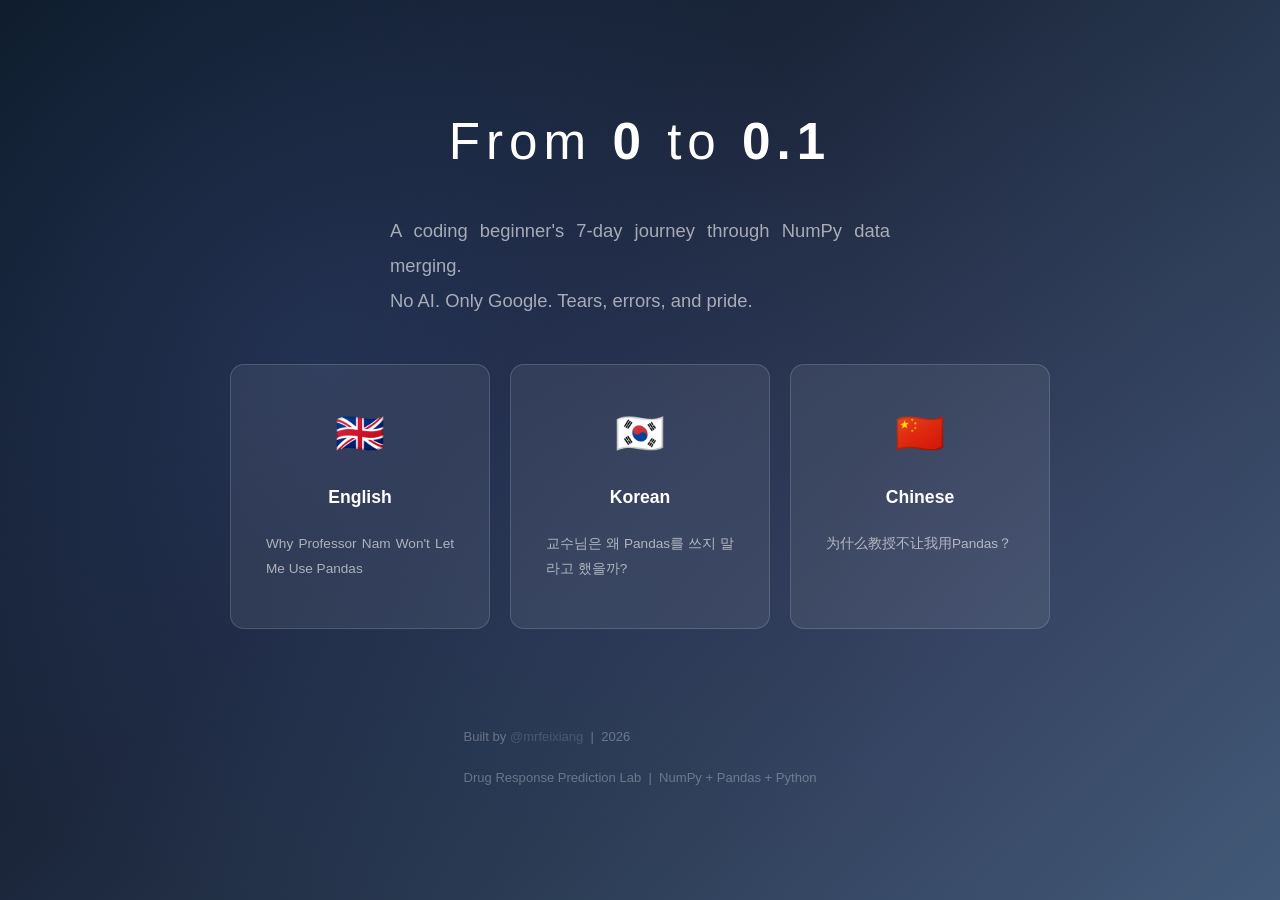
<file: index.html>
<!DOCTYPE html>
<html lang="en">
<head>
    <meta charset="UTF-8">
    <meta name="viewport" content="width=device-width, initial-scale=1.0">
    <title>From 0 to 0.1 — A Coding Beginner's Journey</title>
    <meta name="description" content="7-day NumPy data merge journey — tears, errors, and pride. No AI, only Google. Three languages: English, Korean, Chinese.">
    <link rel="stylesheet" href="css/style.css">
</head>
<body>
<div class="landing-hero">
    <h1>From <strong>0</strong> to <strong>0.1</strong></h1>
    <p class="tagline">A coding beginner's 7-day journey through NumPy data merging.<br>No AI. Only Google. Tears, errors, and pride.</p>

    <div class="lang-cards">
        <a href="en.html" class="lang-card">
            <div class="flag">&#127468;&#127463;</div>
            <h3>English</h3>
            <p>Why Professor Nam Won't Let Me Use Pandas</p>
        </a>
        <a href="ko.html" class="lang-card">
            <div class="flag">&#127472;&#127479;</div>
            <h3>Korean</h3>
            <p>교수님은 왜 Pandas를 쓰지 말라고 했을까?</p>
        </a>
        <a href="zh.html" class="lang-card">
            <div class="flag">&#127464;&#127475;</div>
            <h3>Chinese</h3>
            <p>为什么教授不让我用Pandas？</p>
        </a>
    </div>

    <div class="landing-footer">
        <p>Built by <a href="https://github.com/mrfeixiang">@mrfeixiang</a> &nbsp;|&nbsp; 2026</p>
        <p style="margin-top:8px;">Drug Response Prediction Lab &nbsp;|&nbsp; NumPy + Pandas + Python</p>
    </div>
</div>
</body>
</html>
</file>
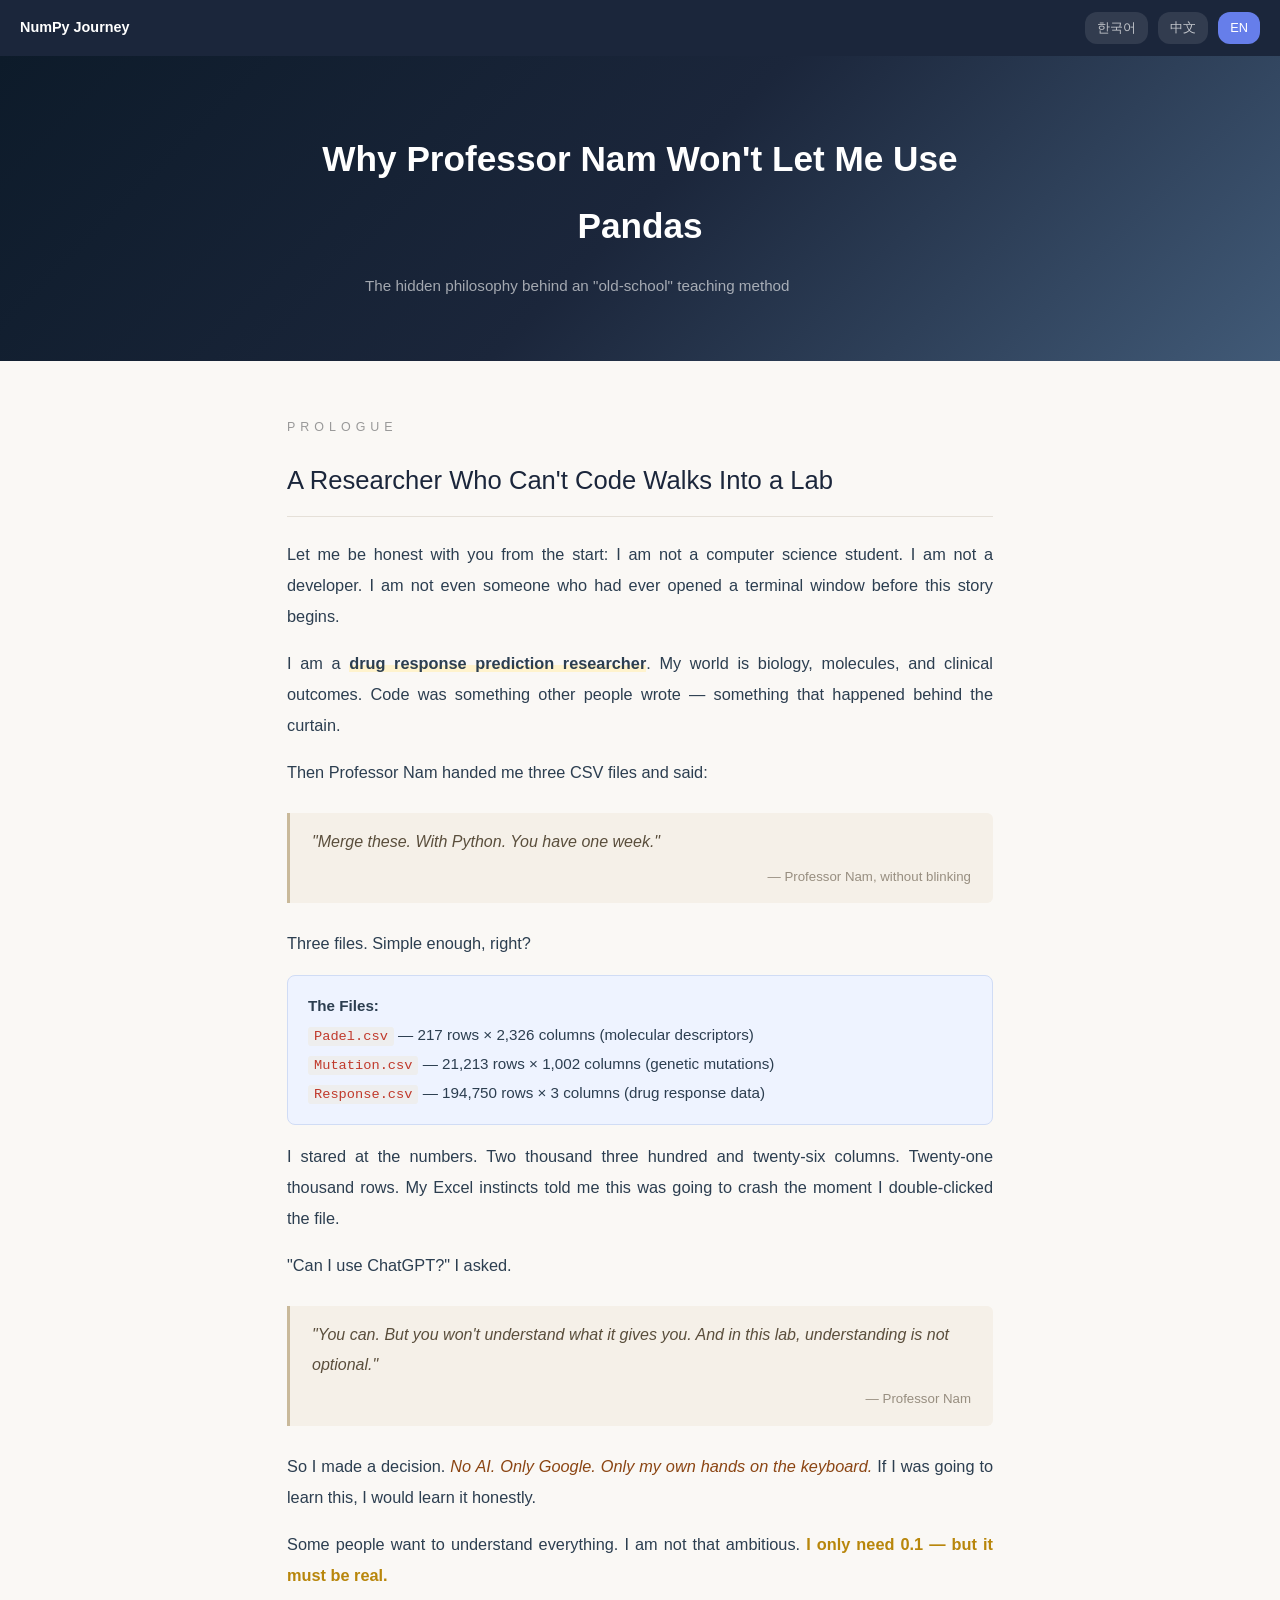
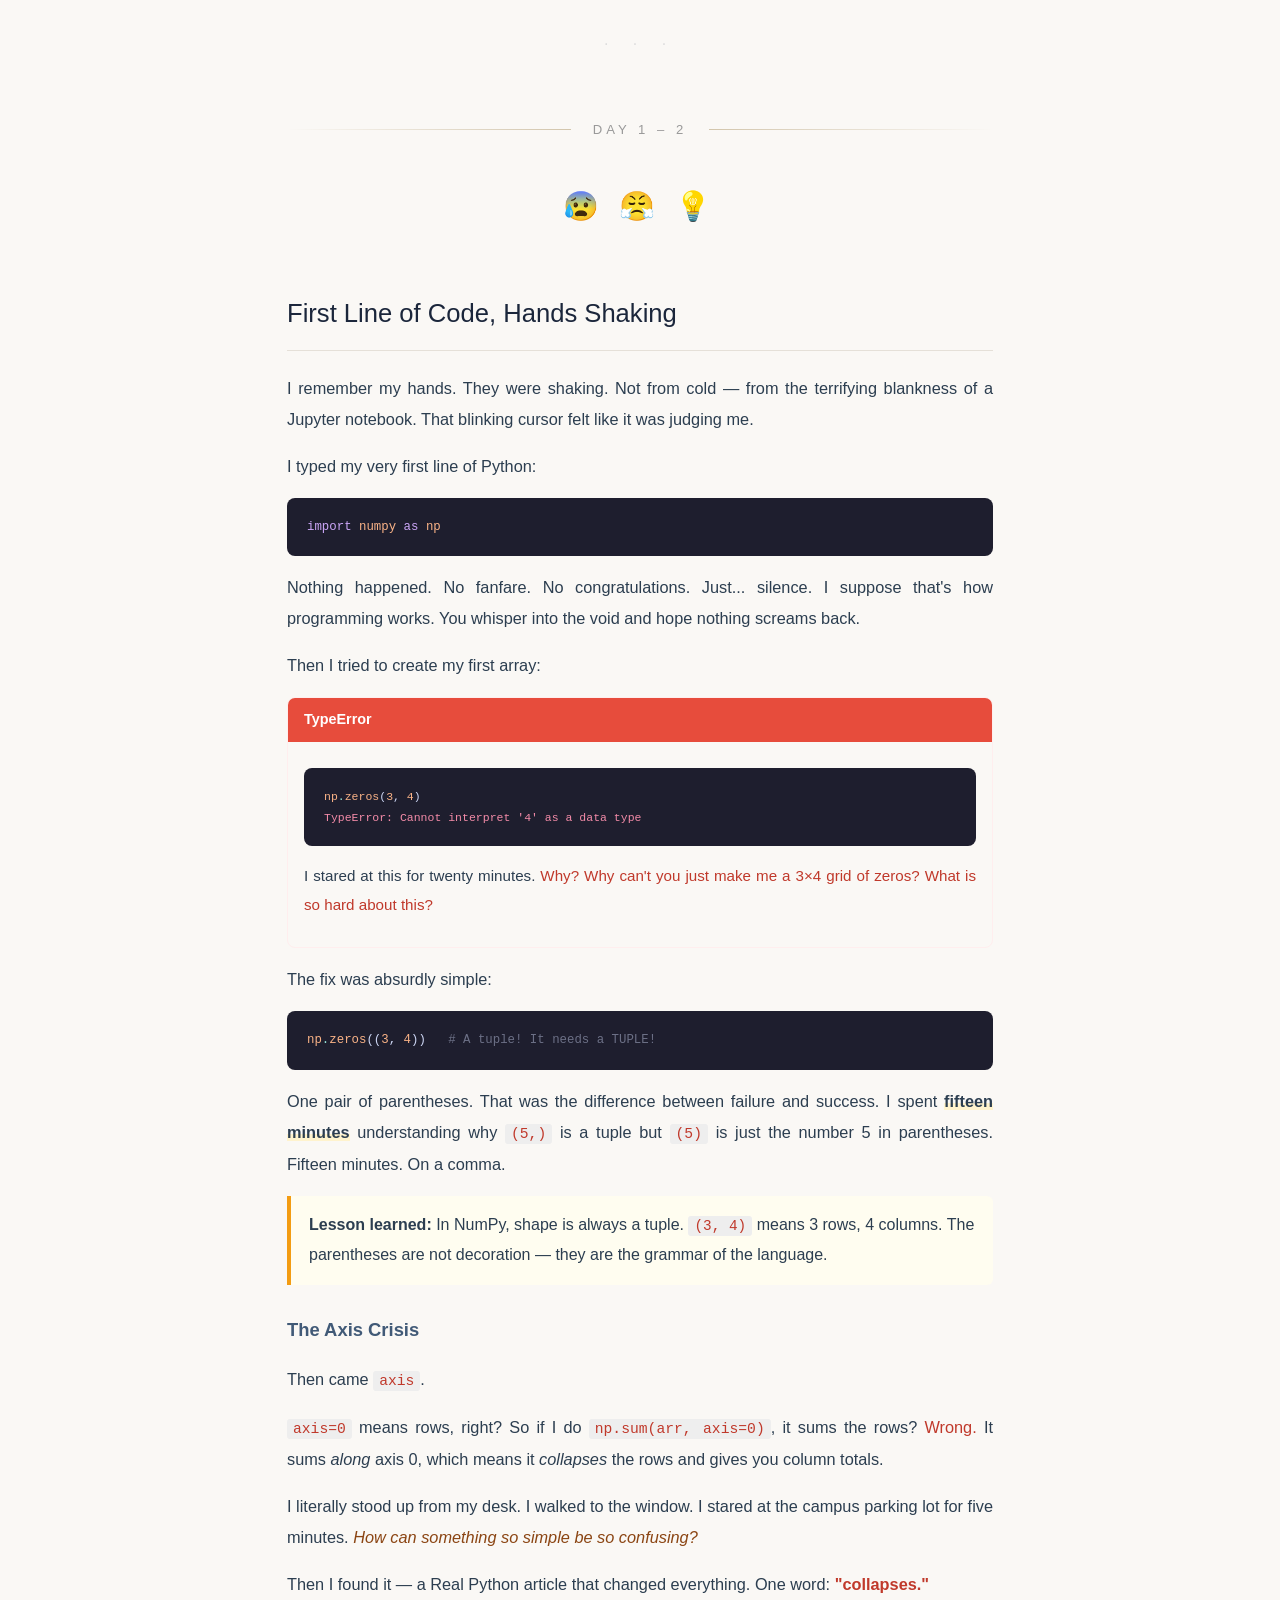
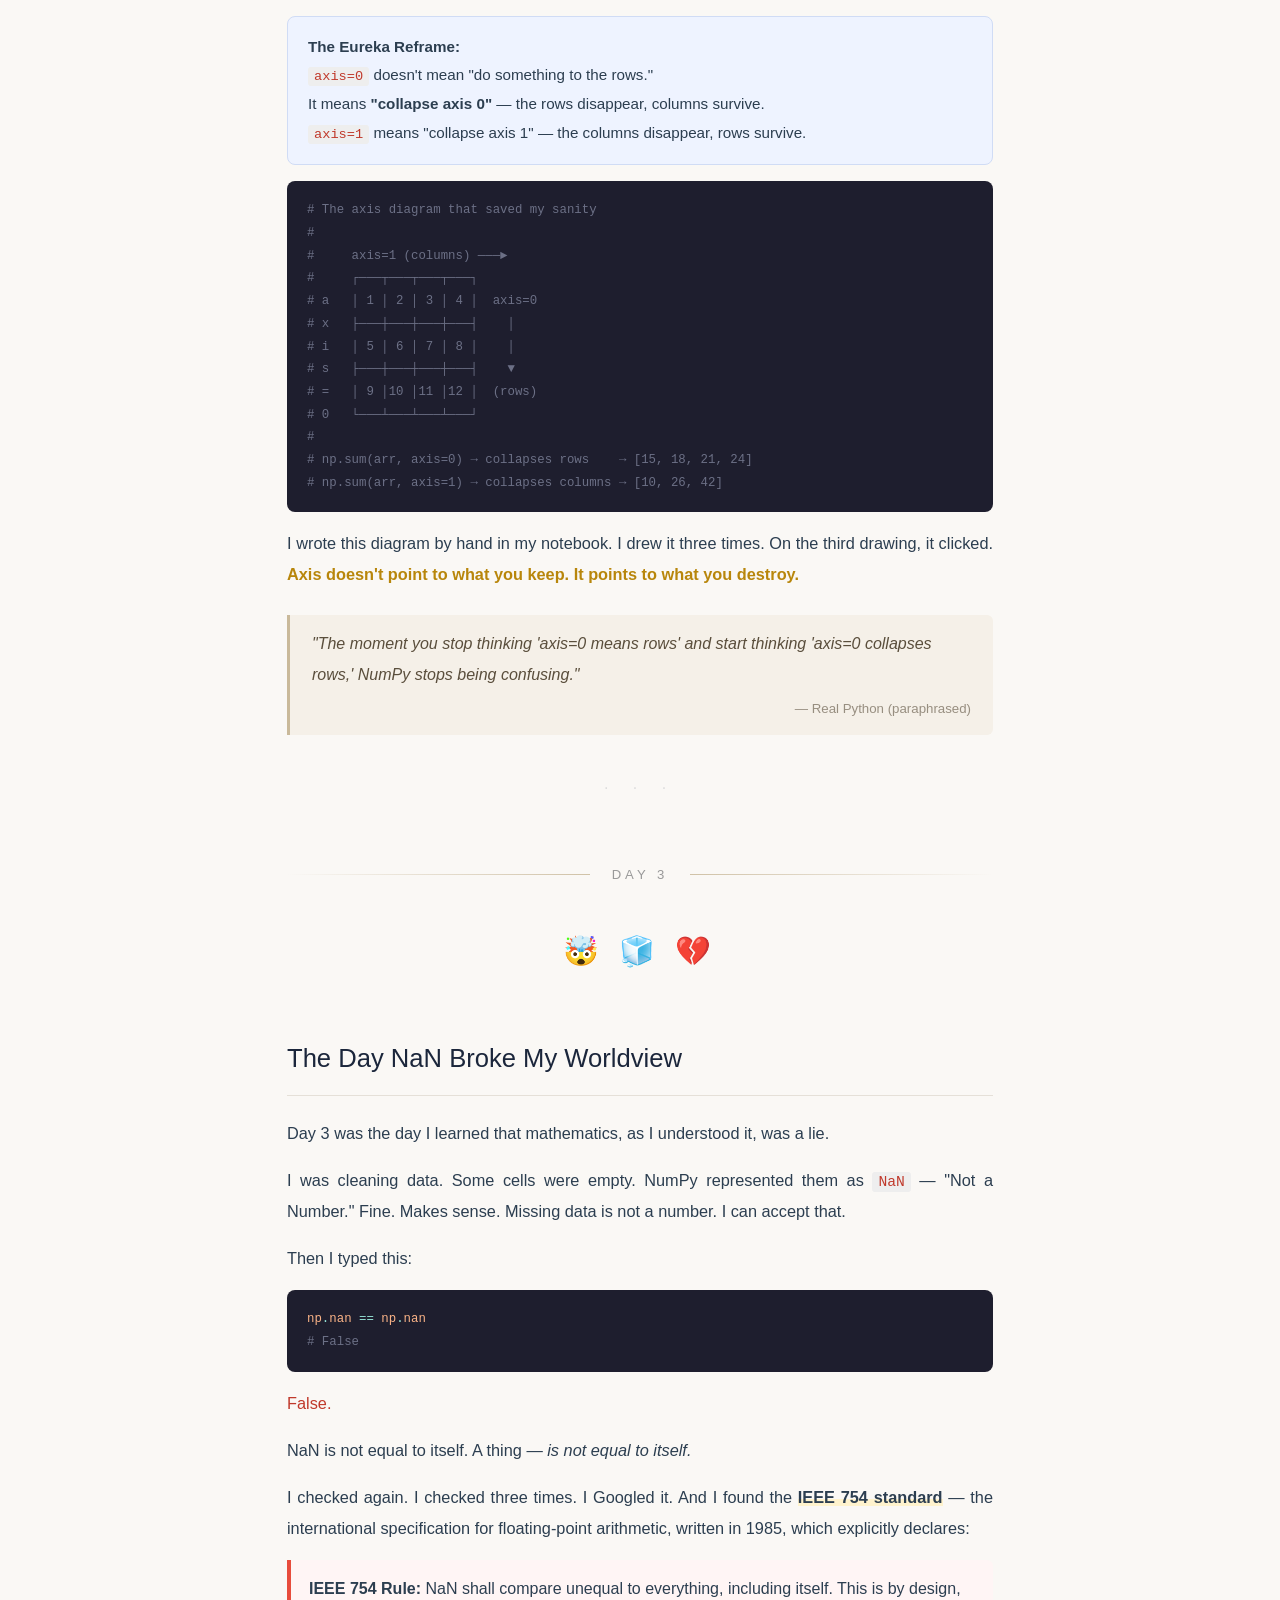
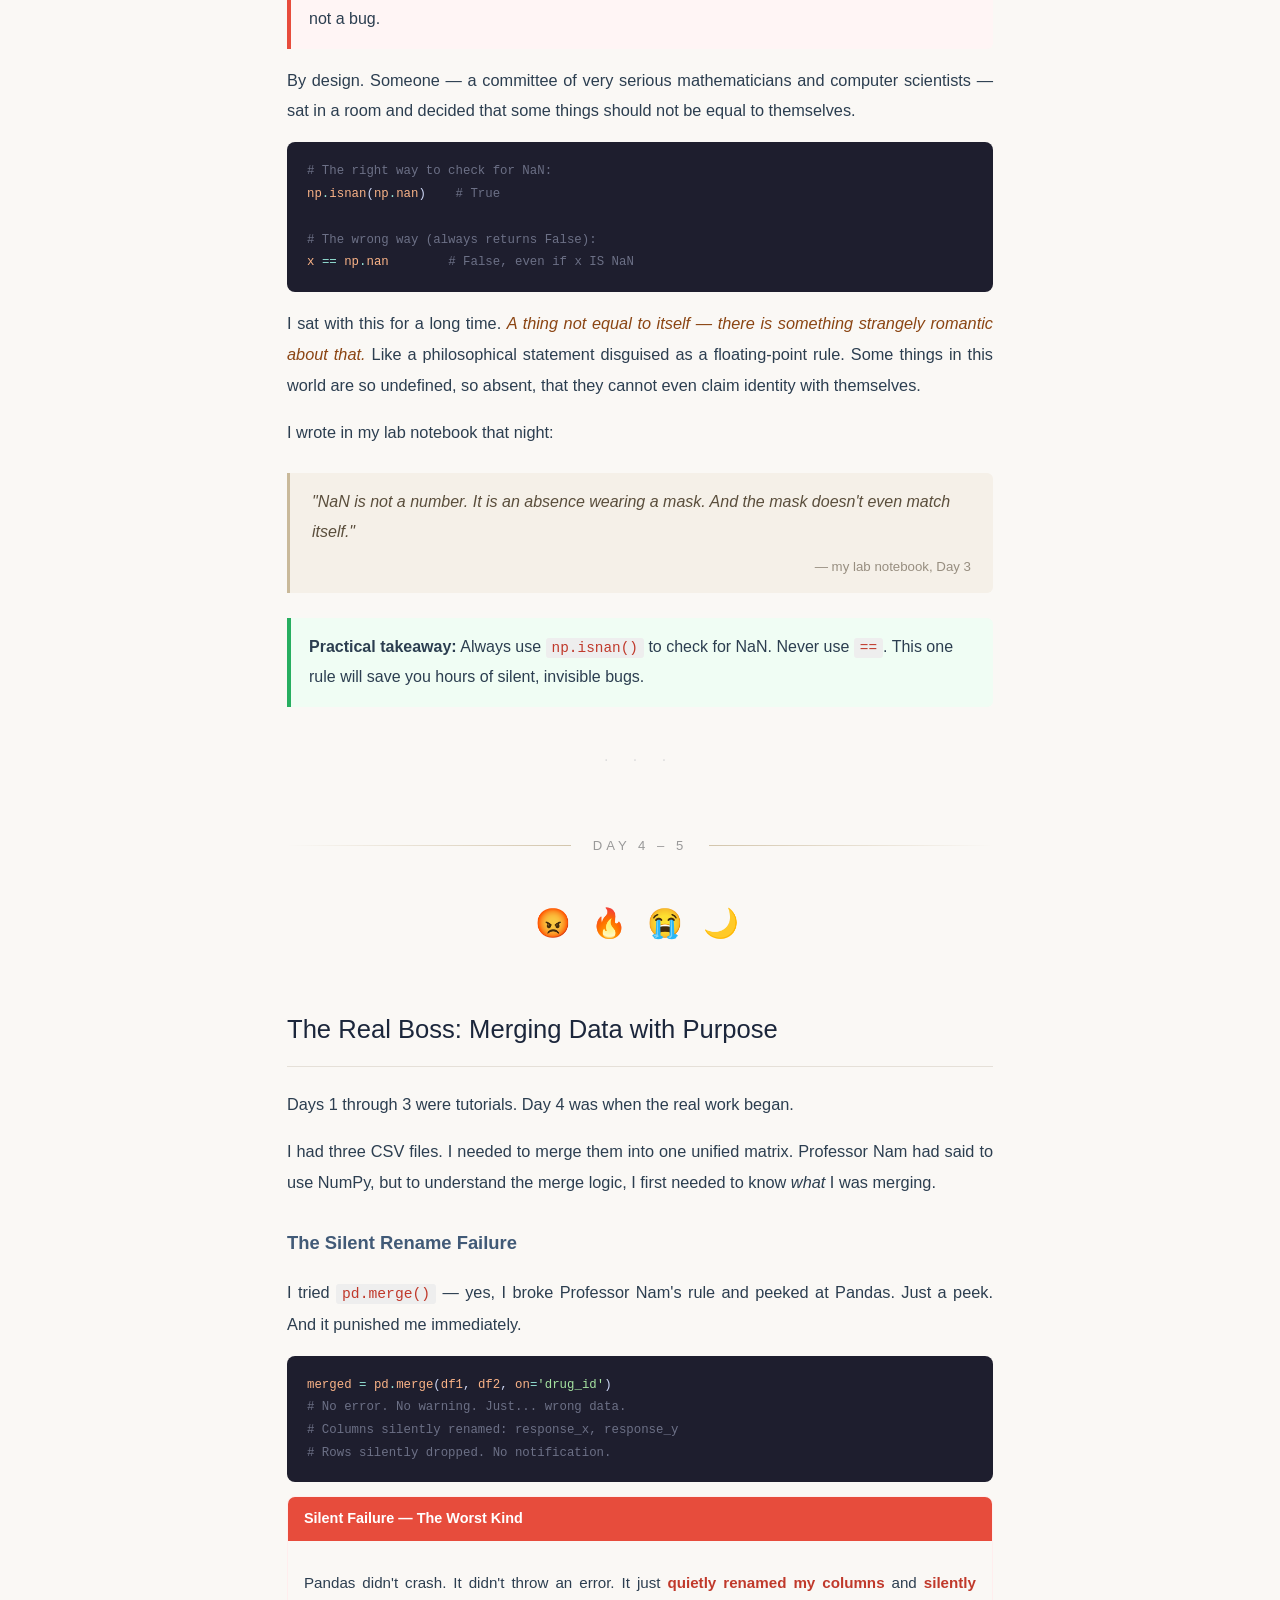
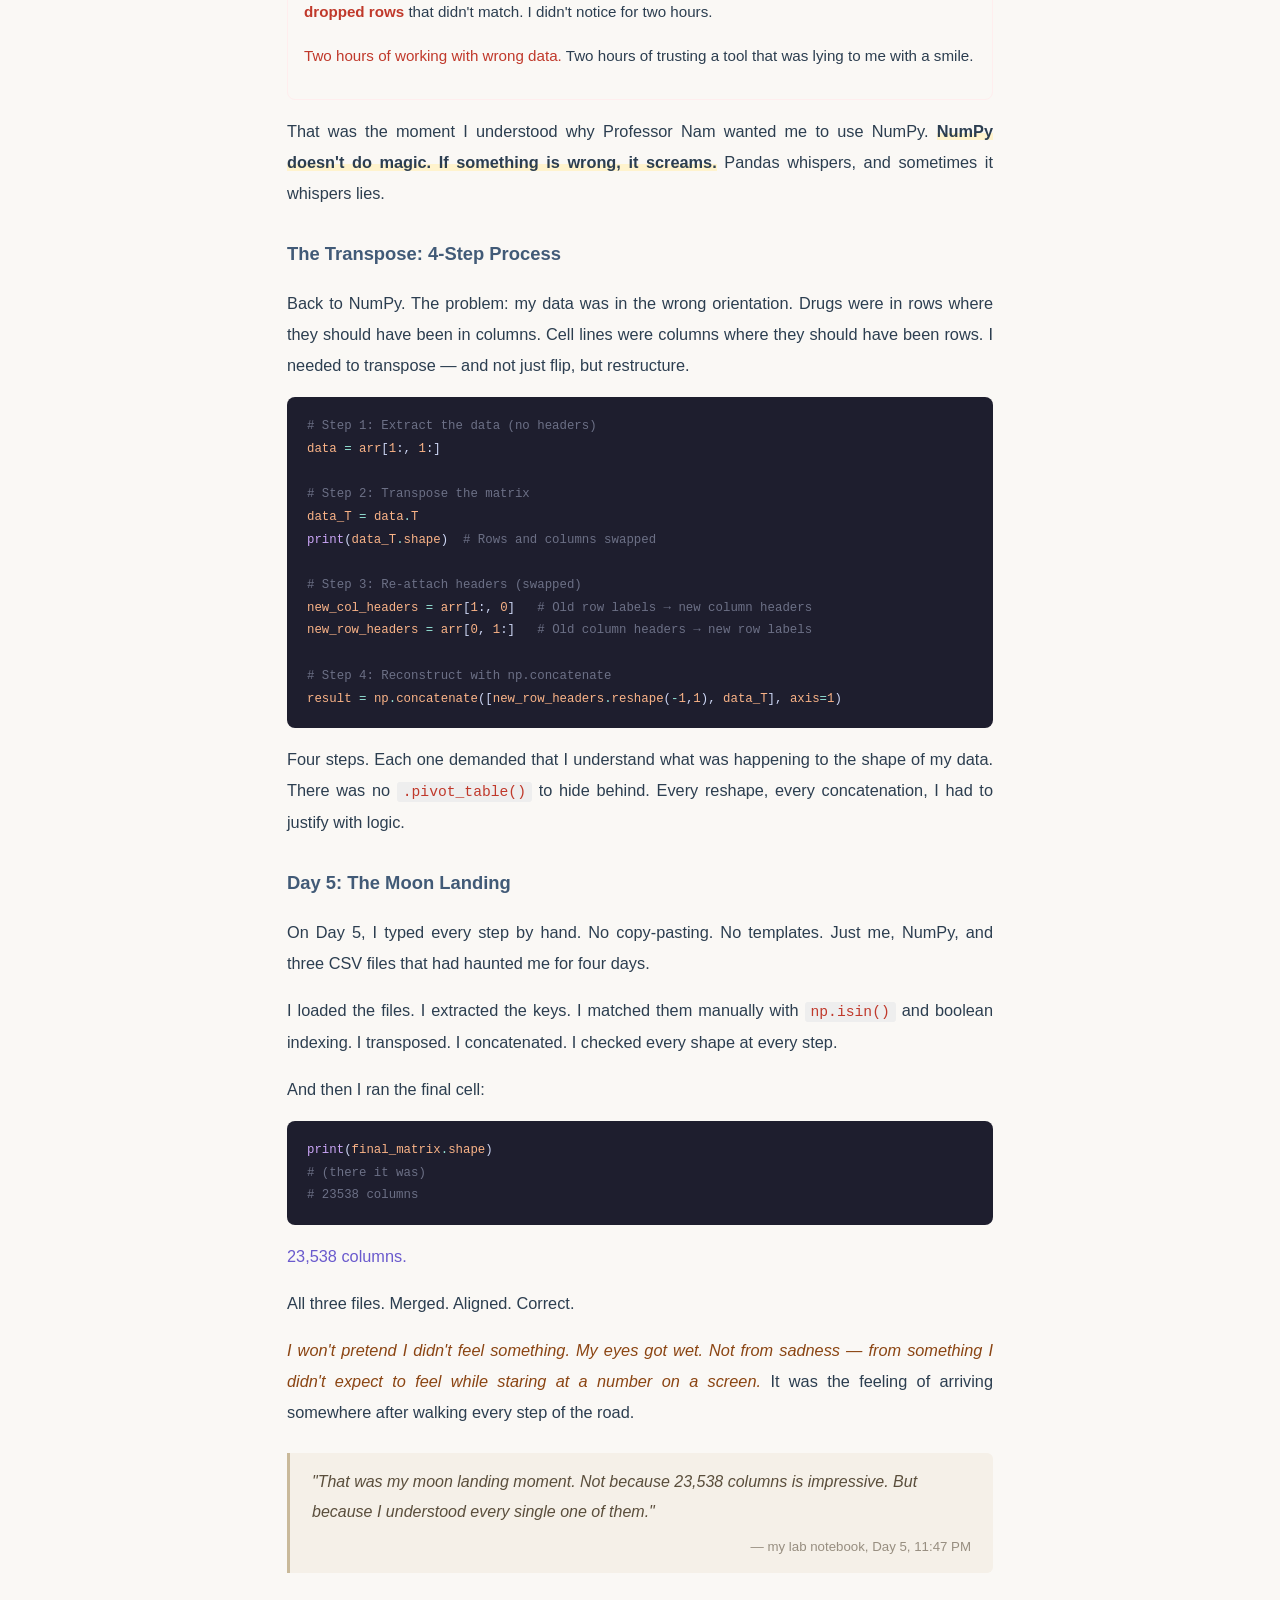
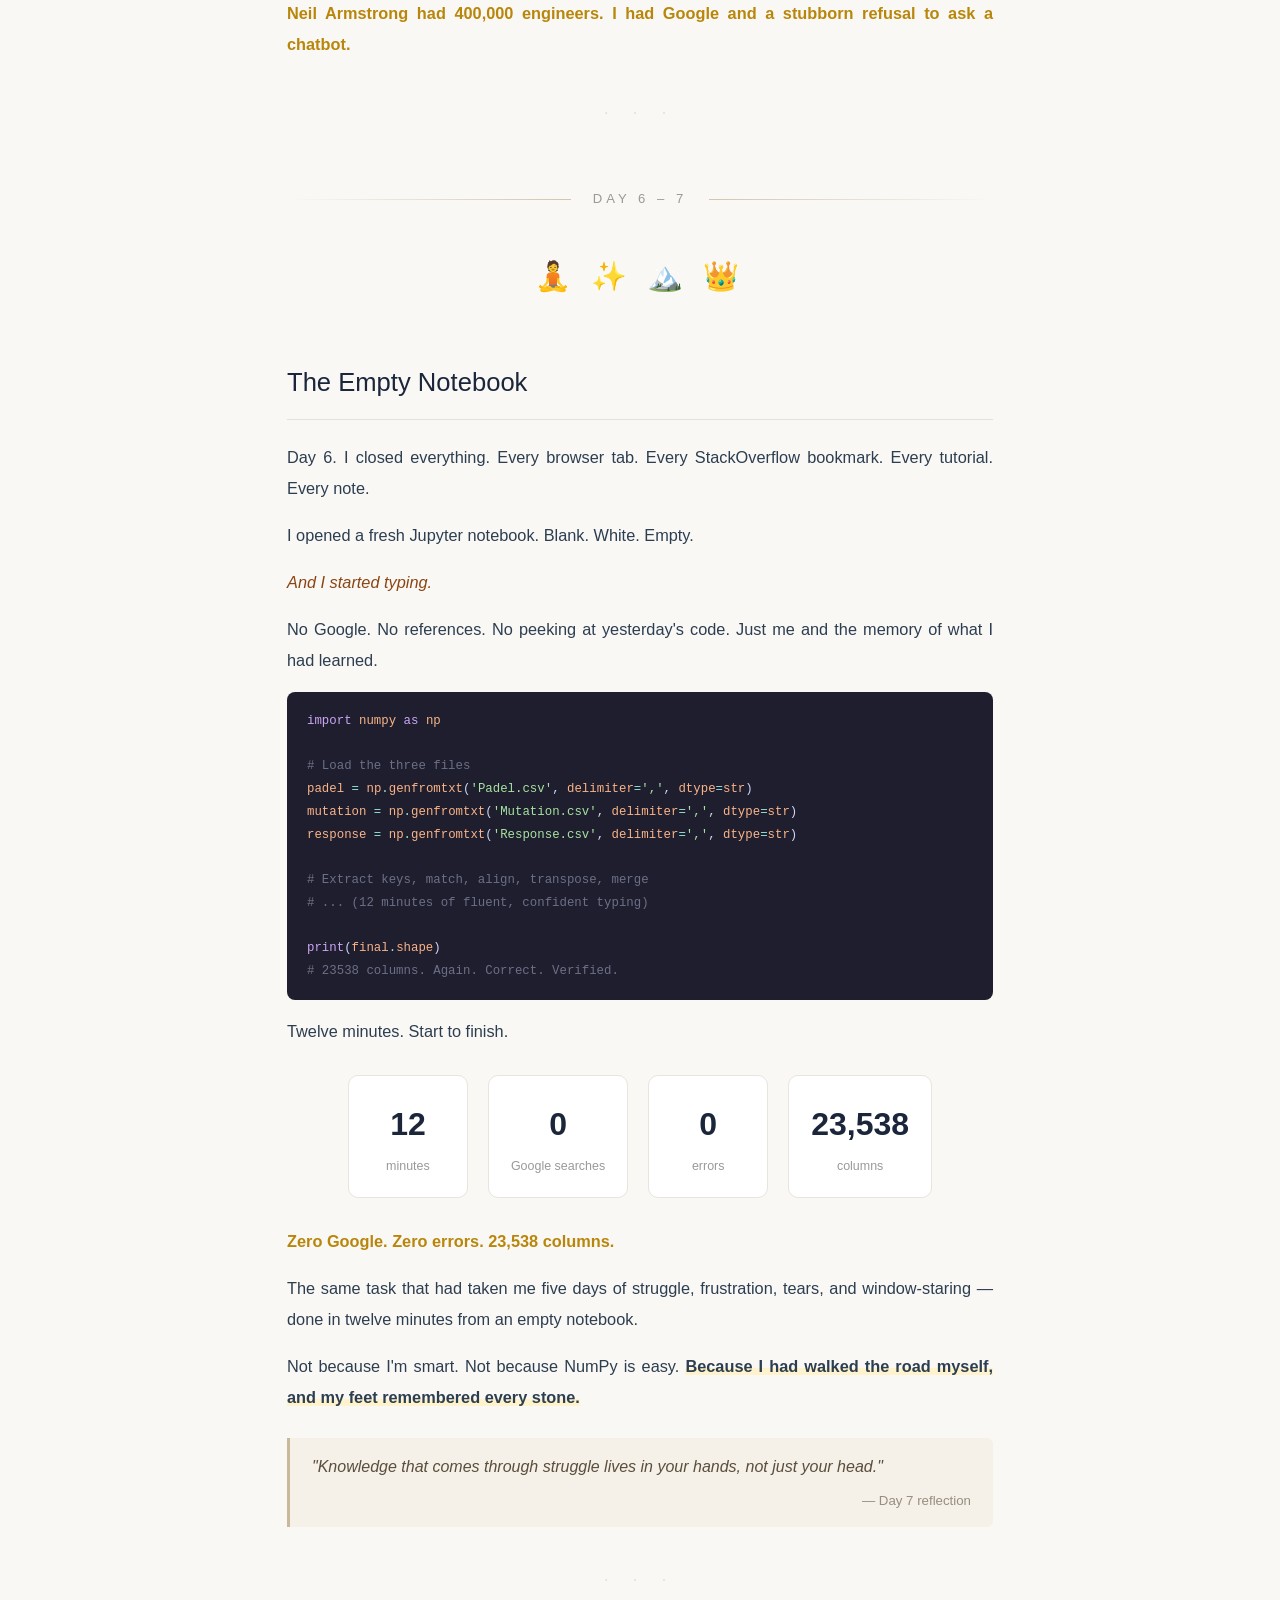
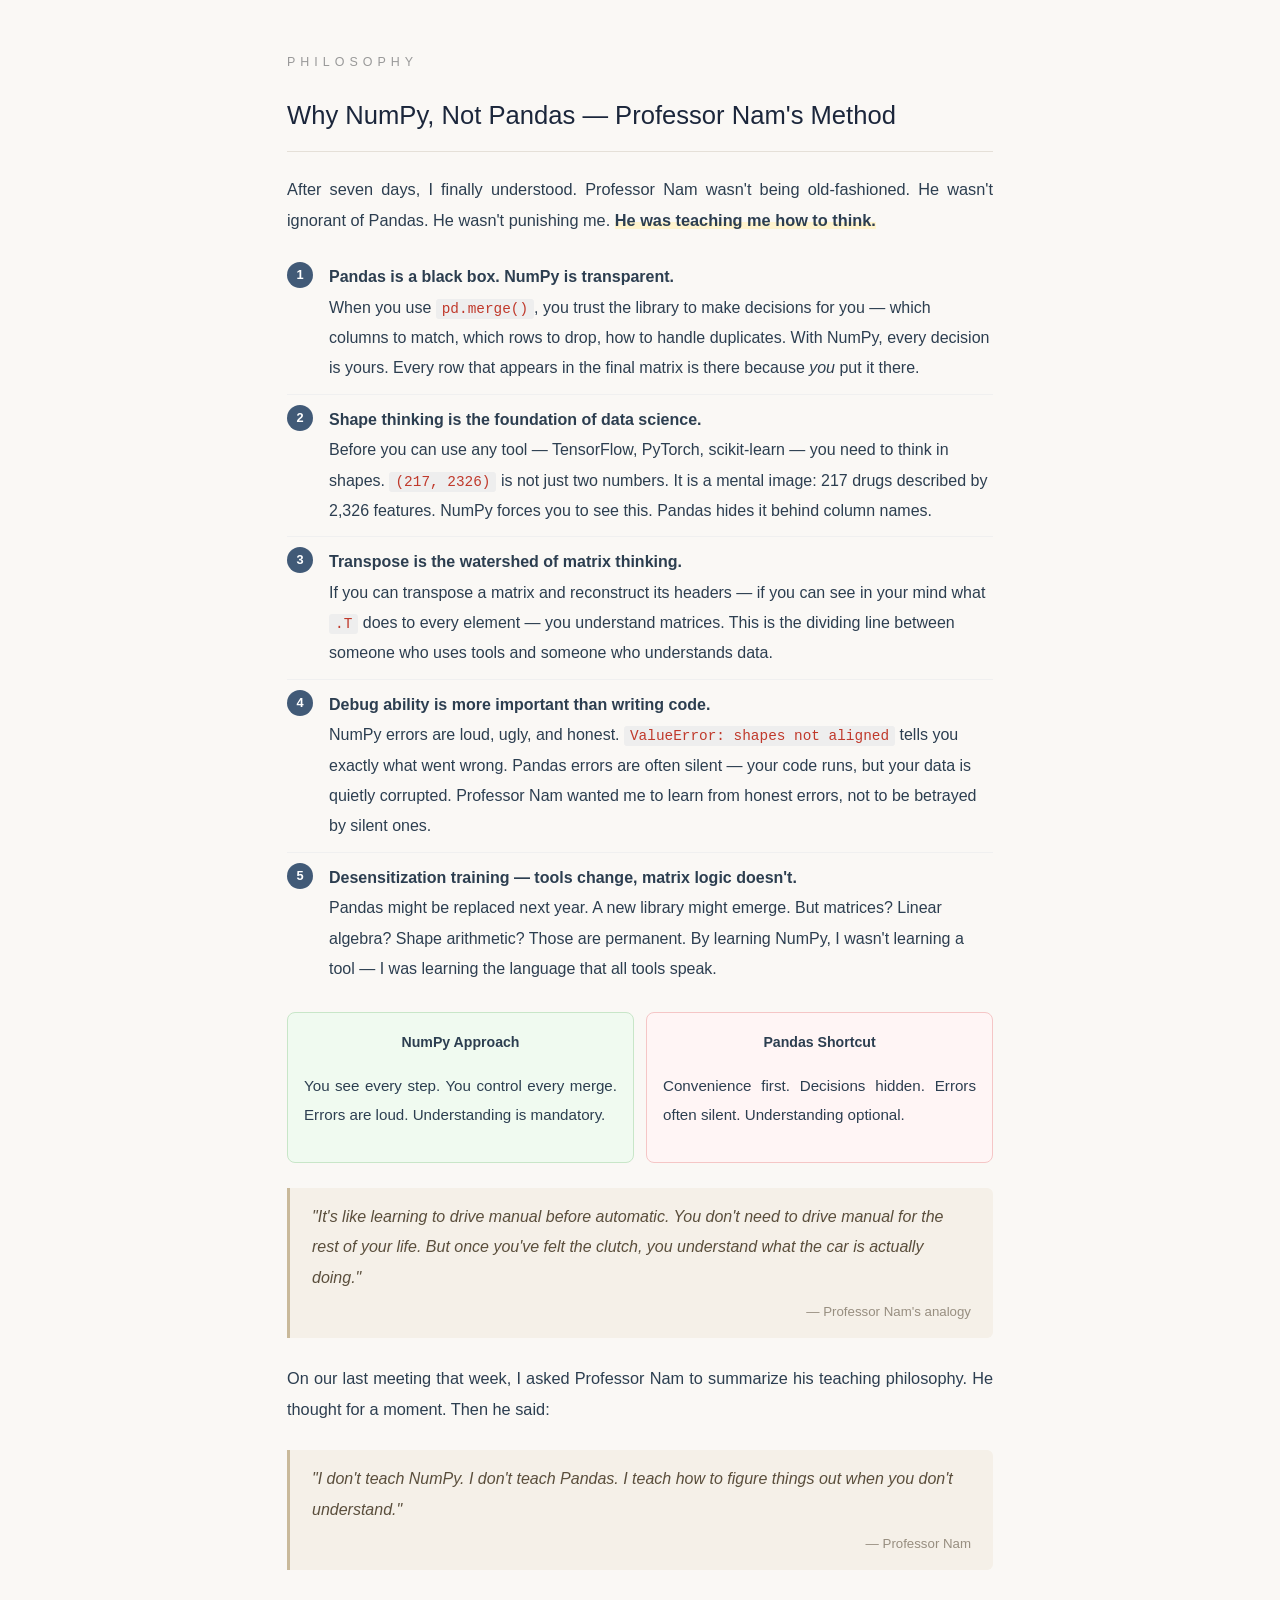
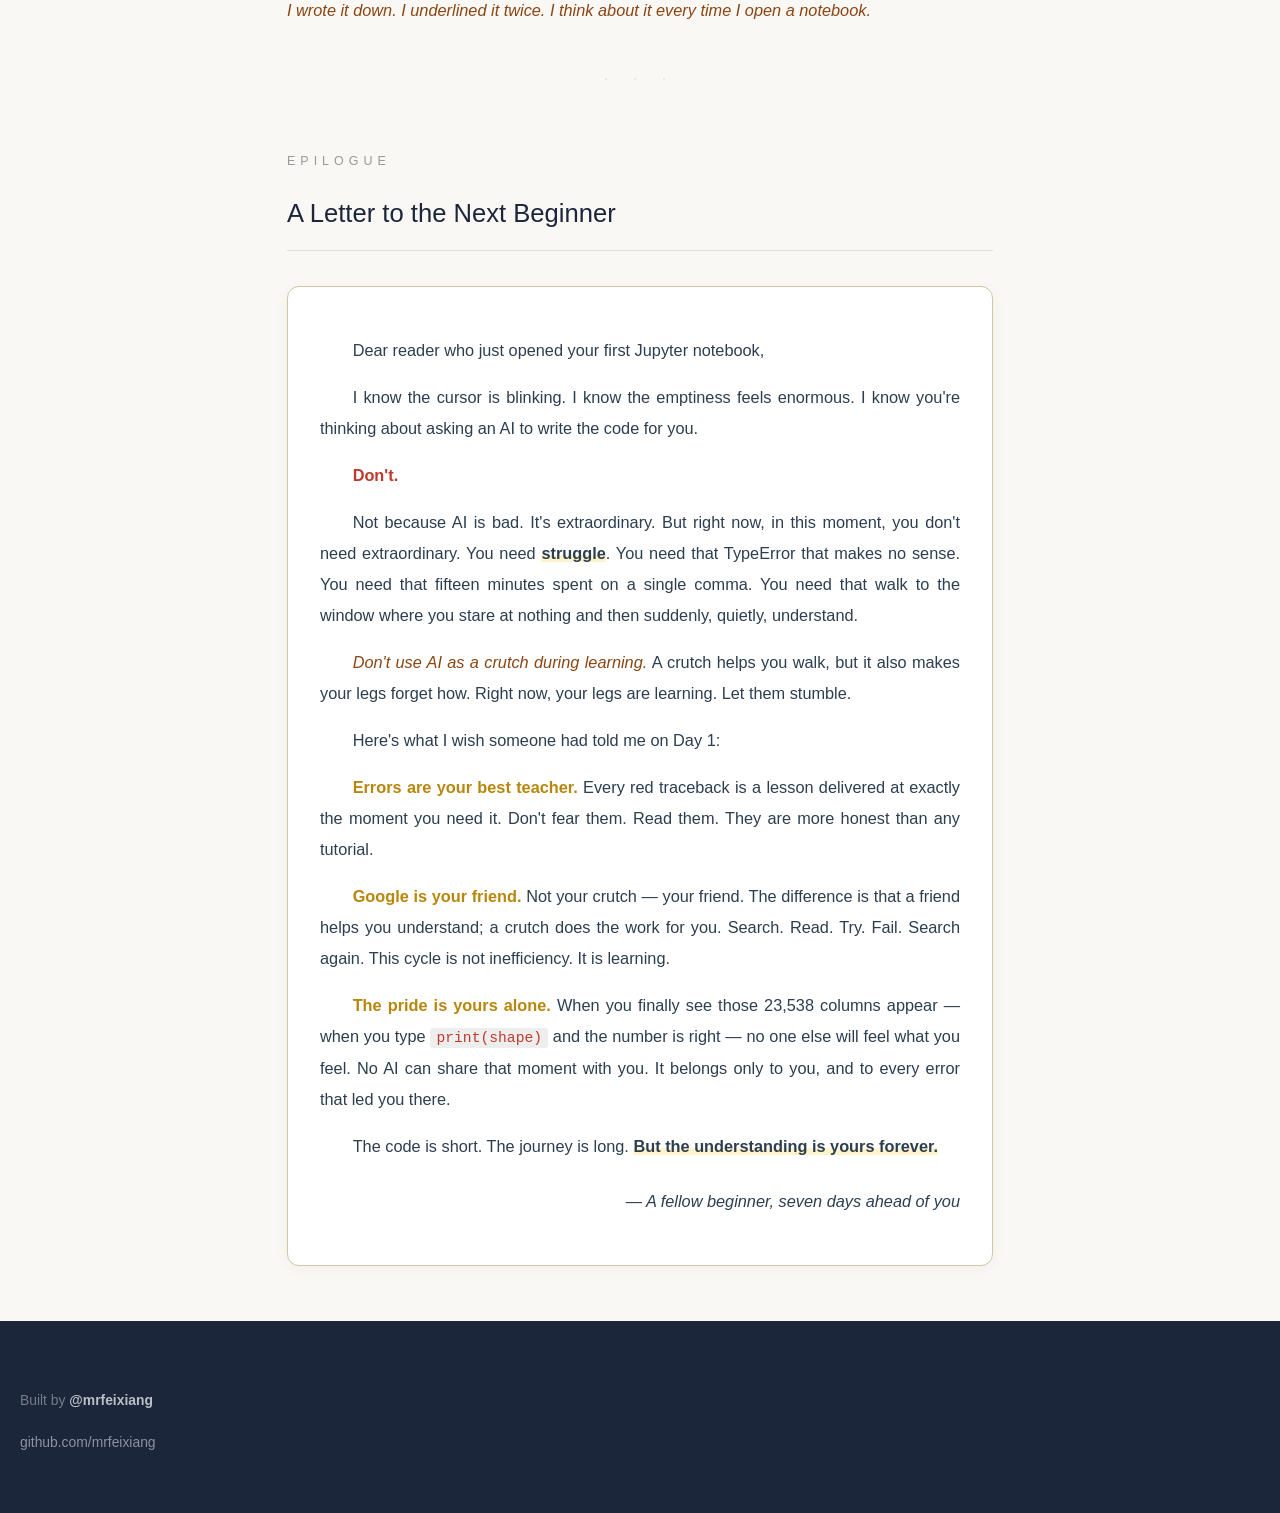
<file: en.html>
<!DOCTYPE html>
<html lang="en">
<head>
    <meta charset="UTF-8">
    <meta name="viewport" content="width=device-width, initial-scale=1.0">
    <title>7 Days of NumPy — A Beginner's Journey into Data Merging</title>
    <link rel="stylesheet" href="css/style.css">
</head>
<body>

<!-- ========== NAV ========== -->
<nav class="blog-nav">
    <a href="index.html" class="nav-brand">NumPy Journey</a>
    <div class="lang-switch">
        <a href="ko.html" class="lang-btn">한국어</a>
        <a href="zh.html" class="lang-btn">中文</a>
        <a href="en.html" class="lang-btn active">EN</a>
    </div>
</nav>

<!-- ========== HERO ========== -->
<section class="blog-hero">
    <h1><strong>Why Professor Nam Won't Let Me Use Pandas</strong></h1>
    <p class="sub">The hidden philosophy behind an "old-school" teaching method</p>
</section>

<!-- ========== CONTENT ========== -->
<div class="blog-container">

    <!-- ~~~~~ PROLOGUE ~~~~~ -->
    <section class="chapter">
        <p class="ch-label">PROLOGUE</p>
        <h2>A Researcher Who Can't Code Walks Into a Lab</h2>

        <p>
            Let me be honest with you from the start:
            I am not a computer science student. I am not a developer. I am not even someone
            who had ever opened a terminal window before this story begins.
        </p>
        <p>
            I am a <span class="hl">drug response prediction researcher</span>. My world is
            biology, molecules, and clinical outcomes. Code was something other people wrote
            &mdash; something that happened behind the curtain.
        </p>
        <p>
            Then Professor Nam handed me three CSV files and said:
        </p>

        <div class="quote">
            "Merge these. With Python. You have one week."
            <span class="author">&mdash; Professor Nam, without blinking</span>
        </div>

        <p>Three files. Simple enough, right?</p>

        <div class="info-box">
            <strong>The Files:</strong><br>
            <code>Padel.csv</code> &mdash; 217 rows &times; 2,326 columns (molecular descriptors)<br>
            <code>Mutation.csv</code> &mdash; 21,213 rows &times; 1,002 columns (genetic mutations)<br>
            <code>Response.csv</code> &mdash; 194,750 rows &times; 3 columns (drug response data)
        </div>

        <p>
            I stared at the numbers. Two thousand three hundred and twenty-six columns.
            Twenty-one thousand rows. My Excel instincts told me this was going to crash
            the moment I double-clicked the file.
        </p>

        <p>
            "Can I use ChatGPT?" I asked.
        </p>

        <div class="quote">
            "You can. But you won't understand what it gives you. And in this lab,
            understanding is not optional."
            <span class="author">&mdash; Professor Nam</span>
        </div>

        <p>
            So I made a decision. <span class="emotion">No AI. Only Google. Only my own hands
            on the keyboard.</span> If I was going to learn this, I would learn it honestly.
        </p>

        <p>
            Some people want to understand everything. I am not that ambitious.
            <span class="pride">I only need 0.1 &mdash; but it must be real.</span>
        </p>

        <div class="divider">&middot; &middot; &middot;</div>
    </section>

    <!-- ~~~~~ DAY 1-2 ~~~~~ -->
    <div class="day-mark"><span>DAY 1 &ndash; 2</span></div>
    <div class="mood">😰 😤 💡</div>

    <section class="chapter">
        <h2>First Line of Code, Hands Shaking</h2>

        <p>
            I remember my hands. They were shaking. Not from cold &mdash; from the terrifying
            blankness of a Jupyter notebook. That blinking cursor felt like it was judging me.
        </p>
        <p>
            I typed my very first line of Python:
        </p>

<pre><code><span class="k">import</span> <span class="n">numpy</span> <span class="k">as</span> <span class="n">np</span></code></pre>

        <p>
            Nothing happened. No fanfare. No congratulations. Just... silence. I suppose
            that's how programming works. You whisper into the void and hope nothing screams back.
        </p>

        <p>
            Then I tried to create my first array:
        </p>

        <div class="err-card">
            <div class="err-head">TypeError</div>
            <div class="err-body">
<pre><code><span class="n">np</span><span class="o">.</span><span class="n">zeros</span>(<span class="n">3</span>, <span class="n">4</span>)
<span class="e">TypeError: Cannot interpret '4' as a data type</span></code></pre>
                <p>I stared at this for twenty minutes. <span class="anger">Why? Why can't you just make me a 3&times;4 grid of zeros? What is so hard about this?</span></p>
            </div>
        </div>

        <p>The fix was absurdly simple:</p>

<pre><code><span class="n">np</span><span class="o">.</span><span class="n">zeros</span>((<span class="n">3</span>, <span class="n">4</span>))   <span class="c"># A tuple! It needs a TUPLE!</span></code></pre>

        <p>
            One pair of parentheses. That was the difference between failure and success.
            I spent <span class="hl">fifteen minutes</span> understanding why <code>(5,)</code>
            is a tuple but <code>(5)</code> is just the number 5 in parentheses.
            Fifteen minutes. On a comma.
        </p>

        <div class="tip-box">
            <strong>Lesson learned:</strong> In NumPy, shape is always a tuple.
            <code>(3, 4)</code> means 3 rows, 4 columns. The parentheses are not decoration &mdash;
            they are the grammar of the language.
        </div>

        <h3>The Axis Crisis</h3>

        <p>
            Then came <code>axis</code>.
        </p>
        <p>
            <code>axis=0</code> means rows, right? So if I do <code>np.sum(arr, axis=0)</code>,
            it sums the rows? <span class="anger">Wrong.</span> It sums <em>along</em> axis 0,
            which means it <em>collapses</em> the rows and gives you column totals.
        </p>
        <p>
            I literally stood up from my desk. I walked to the window. I stared at the campus
            parking lot for five minutes. <span class="emotion">How can something so simple be
            so confusing?</span>
        </p>
        <p>
            Then I found it &mdash; a Real Python article that changed everything. One word: <span class="bold">"collapses."</span>
        </p>

        <div class="info-box">
            <strong>The Eureka Reframe:</strong><br>
            <code>axis=0</code> doesn't mean "do something to the rows."<br>
            It means <strong>"collapse axis 0"</strong> &mdash; the rows disappear, columns survive.<br>
            <code>axis=1</code> means "collapse axis 1" &mdash; the columns disappear, rows survive.
        </div>

<pre><code><span class="c"># The axis diagram that saved my sanity</span>
<span class="c">#</span>
<span class="c">#     axis=1 (columns) ───►</span>
<span class="c">#     ┌───┬───┬───┬───┐</span>
<span class="c"># a   │ 1 │ 2 │ 3 │ 4 │  axis=0</span>
<span class="c"># x   ├───┼───┼───┼───┤    │</span>
<span class="c"># i   │ 5 │ 6 │ 7 │ 8 │    │</span>
<span class="c"># s   ├───┼───┼───┼───┤    ▼</span>
<span class="c"># =   │ 9 │10 │11 │12 │  (rows)</span>
<span class="c"># 0   └───┴───┴───┴───┘</span>
<span class="c">#</span>
<span class="c"># np.sum(arr, axis=0) → collapses rows    → [15, 18, 21, 24]</span>
<span class="c"># np.sum(arr, axis=1) → collapses columns → [10, 26, 42]</span></code></pre>

        <p>
            I wrote this diagram by hand in my notebook. I drew it three times. On the third
            drawing, it clicked. <span class="pride">Axis doesn't point to what you keep. It
            points to what you destroy.</span>
        </p>

        <div class="quote">
            "The moment you stop thinking 'axis=0 means rows' and start thinking
            'axis=0 collapses rows,' NumPy stops being confusing."
            <span class="author">&mdash; Real Python (paraphrased)</span>
        </div>

        <div class="divider">&middot; &middot; &middot;</div>
    </section>

    <!-- ~~~~~ DAY 3 ~~~~~ -->
    <div class="day-mark"><span>DAY 3</span></div>
    <div class="mood">🤯 🧊 💔</div>

    <section class="chapter">
        <h2>The Day NaN Broke My Worldview</h2>

        <p>
            Day 3 was the day I learned that mathematics, as I understood it, was a lie.
        </p>
        <p>
            I was cleaning data. Some cells were empty. NumPy represented them as
            <code>NaN</code> &mdash; "Not a Number." Fine. Makes sense. Missing data is
            not a number. I can accept that.
        </p>
        <p>
            Then I typed this:
        </p>

<pre><code><span class="n">np</span><span class="o">.</span><span class="n">nan</span> <span class="o">==</span> <span class="n">np</span><span class="o">.</span><span class="n">nan</span>
<span class="c"># False</span></code></pre>

        <p>
            <span class="anger">False.</span>
        </p>
        <p>
            NaN is not equal to itself. A thing &mdash; <em>is not equal to itself.</em>
        </p>
        <p>
            I checked again. I checked three times. I Googled it. And I found the
            <span class="hl">IEEE 754 standard</span> &mdash; the international specification
            for floating-point arithmetic, written in 1985, which explicitly declares:
        </p>

        <div class="warn-box">
            <strong>IEEE 754 Rule:</strong> NaN shall compare unequal to everything,
            including itself. This is by design, not a bug.
        </div>

        <p>
            By design. Someone &mdash; a committee of very serious mathematicians and
            computer scientists &mdash; sat in a room and decided that some things
            should not be equal to themselves.
        </p>

<pre><code><span class="c"># The right way to check for NaN:</span>
<span class="n">np</span><span class="o">.</span><span class="n">isnan</span>(<span class="n">np</span><span class="o">.</span><span class="n">nan</span>)    <span class="c"># True</span>

<span class="c"># The wrong way (always returns False):</span>
<span class="n">x</span> <span class="o">==</span> <span class="n">np</span><span class="o">.</span><span class="n">nan</span>        <span class="c"># False, even if x IS NaN</span></code></pre>

        <p>
            I sat with this for a long time. <span class="emotion">A thing not equal to
            itself &mdash; there is something strangely romantic about that.</span> Like a
            philosophical statement disguised as a floating-point rule. Some things in this
            world are so undefined, so absent, that they cannot even claim identity with
            themselves.
        </p>

        <p>
            I wrote in my lab notebook that night:
        </p>

        <div class="quote">
            "NaN is not a number. It is an absence wearing a mask. And the mask doesn't
            even match itself."
            <span class="author">&mdash; my lab notebook, Day 3</span>
        </div>

        <div class="ok-box">
            <strong>Practical takeaway:</strong> Always use <code>np.isnan()</code> to check
            for NaN. Never use <code>==</code>. This one rule will save you hours of
            silent, invisible bugs.
        </div>

        <div class="divider">&middot; &middot; &middot;</div>
    </section>

    <!-- ~~~~~ DAY 4-5 ~~~~~ -->
    <div class="day-mark"><span>DAY 4 &ndash; 5</span></div>
    <div class="mood">😡 🔥 😭 🌙</div>

    <section class="chapter">
        <h2>The Real Boss: Merging Data with Purpose</h2>

        <p>
            Days 1 through 3 were tutorials. Day 4 was when the real work began.
        </p>
        <p>
            I had three CSV files. I needed to merge them into one unified matrix.
            Professor Nam had said to use NumPy, but to understand the merge logic,
            I first needed to know <em>what</em> I was merging.
        </p>

        <h3>The Silent Rename Failure</h3>

        <p>
            I tried <code>pd.merge()</code> &mdash; yes, I broke Professor Nam's rule and
            peeked at Pandas. Just a peek. And it punished me immediately.
        </p>

<pre><code><span class="n">merged</span> <span class="o">=</span> <span class="n">pd</span><span class="o">.</span><span class="n">merge</span>(<span class="n">df1</span>, <span class="n">df2</span>, <span class="n">on</span><span class="o">=</span><span class="s">'drug_id'</span>)
<span class="c"># No error. No warning. Just... wrong data.</span>
<span class="c"># Columns silently renamed: response_x, response_y</span>
<span class="c"># Rows silently dropped. No notification.</span></code></pre>

        <div class="err-card">
            <div class="err-head">Silent Failure &mdash; The Worst Kind</div>
            <div class="err-body">
                <p>
                    Pandas didn't crash. It didn't throw an error. It just
                    <span class="bold">quietly renamed my columns</span> and
                    <span class="bold">silently dropped rows</span> that didn't match.
                    I didn't notice for two hours.
                </p>
                <p>
                    <span class="anger">Two hours of working with wrong data.</span>
                    Two hours of trusting a tool that was lying to me with a smile.
                </p>
            </div>
        </div>

        <p>
            That was the moment I understood why Professor Nam wanted me to use NumPy.
            <span class="hl">NumPy doesn't do magic. If something is wrong, it screams.</span>
            Pandas whispers, and sometimes it whispers lies.
        </p>

        <h3>The Transpose: 4-Step Process</h3>

        <p>
            Back to NumPy. The problem: my data was in the wrong orientation. Drugs were
            in rows where they should have been in columns. Cell lines were columns where
            they should have been rows. I needed to transpose &mdash; and not just flip,
            but restructure.
        </p>

<pre><code><span class="c"># Step 1: Extract the data (no headers)</span>
<span class="n">data</span> <span class="o">=</span> <span class="n">arr</span>[<span class="n">1</span>:, <span class="n">1</span>:]

<span class="c"># Step 2: Transpose the matrix</span>
<span class="n">data_T</span> <span class="o">=</span> <span class="n">data</span><span class="o">.</span><span class="n">T</span>
<span class="k">print</span>(<span class="n">data_T</span><span class="o">.</span><span class="n">shape</span>)  <span class="c"># Rows and columns swapped</span>

<span class="c"># Step 3: Re-attach headers (swapped)</span>
<span class="n">new_col_headers</span> <span class="o">=</span> <span class="n">arr</span>[<span class="n">1</span>:, <span class="n">0</span>]   <span class="c"># Old row labels → new column headers</span>
<span class="n">new_row_headers</span> <span class="o">=</span> <span class="n">arr</span>[<span class="n">0</span>, <span class="n">1</span>:]   <span class="c"># Old column headers → new row labels</span>

<span class="c"># Step 4: Reconstruct with np.concatenate</span>
<span class="n">result</span> <span class="o">=</span> <span class="n">np</span><span class="o">.</span><span class="n">concatenate</span>([<span class="n">new_row_headers</span><span class="o">.</span><span class="n">reshape</span>(<span class="o">-</span><span class="n">1</span>,<span class="n">1</span>), <span class="n">data_T</span>], <span class="n">axis</span><span class="o">=</span><span class="n">1</span>)</code></pre>

        <p>
            Four steps. Each one demanded that I understand what was happening to the
            shape of my data. There was no <code>.pivot_table()</code> to hide behind.
            Every reshape, every concatenation, I had to justify with logic.
        </p>

        <h3>Day 5: The Moon Landing</h3>

        <p>
            On Day 5, I typed every step by hand. No copy-pasting. No templates.
            Just me, NumPy, and three CSV files that had haunted me for four days.
        </p>
        <p>
            I loaded the files. I extracted the keys. I matched them manually with
            <code>np.isin()</code> and boolean indexing. I transposed. I concatenated.
            I checked every shape at every step.
        </p>
        <p>
            And then I ran the final cell:
        </p>

<pre><code><span class="k">print</span>(<span class="n">final_matrix</span><span class="o">.</span><span class="n">shape</span>)
<span class="c"># (there it was)</span>
<span class="c"># 23538 columns</span></code></pre>

        <p>
            <span class="tears">23,538 columns.</span>
        </p>
        <p>
            All three files. Merged. Aligned. Correct.
        </p>
        <p>
            <span class="emotion">I won't pretend I didn't feel something. My eyes got wet.
            Not from sadness &mdash; from something I didn't expect to feel while staring at
            a number on a screen.</span> It was the feeling of arriving somewhere after walking
            every step of the road.
        </p>

        <div class="quote">
            "That was my moon landing moment. Not because 23,538 columns is impressive.
            But because I understood every single one of them."
            <span class="author">&mdash; my lab notebook, Day 5, 11:47 PM</span>
        </div>

        <p>
            <span class="pride">Neil Armstrong had 400,000 engineers. I had Google and
            a stubborn refusal to ask a chatbot.</span>
        </p>

        <div class="divider">&middot; &middot; &middot;</div>
    </section>

    <!-- ~~~~~ DAY 6-7 ~~~~~ -->
    <div class="day-mark"><span>DAY 6 &ndash; 7</span></div>
    <div class="mood">🧘 ✨ 🏔️ 👑</div>

    <section class="chapter">
        <h2>The Empty Notebook</h2>

        <p>
            Day 6. I closed everything. Every browser tab. Every StackOverflow bookmark.
            Every tutorial. Every note.
        </p>
        <p>
            I opened a fresh Jupyter notebook. Blank. White. Empty.
        </p>
        <p>
            <span class="emotion">And I started typing.</span>
        </p>
        <p>
            No Google. No references. No peeking at yesterday's code.
            Just me and the memory of what I had learned.
        </p>

<pre><code><span class="k">import</span> <span class="n">numpy</span> <span class="k">as</span> <span class="n">np</span>

<span class="c"># Load the three files</span>
<span class="n">padel</span> <span class="o">=</span> <span class="n">np</span><span class="o">.</span><span class="n">genfromtxt</span>(<span class="s">'Padel.csv'</span>, <span class="n">delimiter</span><span class="o">=</span><span class="s">','</span>, <span class="n">dtype</span><span class="o">=</span><span class="n">str</span>)
<span class="n">mutation</span> <span class="o">=</span> <span class="n">np</span><span class="o">.</span><span class="n">genfromtxt</span>(<span class="s">'Mutation.csv'</span>, <span class="n">delimiter</span><span class="o">=</span><span class="s">','</span>, <span class="n">dtype</span><span class="o">=</span><span class="n">str</span>)
<span class="n">response</span> <span class="o">=</span> <span class="n">np</span><span class="o">.</span><span class="n">genfromtxt</span>(<span class="s">'Response.csv'</span>, <span class="n">delimiter</span><span class="o">=</span><span class="s">','</span>, <span class="n">dtype</span><span class="o">=</span><span class="n">str</span>)

<span class="c"># Extract keys, match, align, transpose, merge</span>
<span class="c"># ... (12 minutes of fluent, confident typing)</span>

<span class="k">print</span>(<span class="n">final</span><span class="o">.</span><span class="n">shape</span>)
<span class="c"># 23538 columns. Again. Correct. Verified.</span></code></pre>

        <p>
            Twelve minutes. Start to finish.
        </p>

        <div class="stats">
            <div class="stat">
                <div class="num">12</div>
                <div class="lbl">minutes</div>
            </div>
            <div class="stat">
                <div class="num">0</div>
                <div class="lbl">Google searches</div>
            </div>
            <div class="stat">
                <div class="num">0</div>
                <div class="lbl">errors</div>
            </div>
            <div class="stat">
                <div class="num">23,538</div>
                <div class="lbl">columns</div>
            </div>
        </div>

        <p>
            <span class="pride">Zero Google. Zero errors. 23,538 columns.</span>
        </p>
        <p>
            The same task that had taken me five days of struggle, frustration, tears,
            and window-staring &mdash; done in twelve minutes from an empty notebook.
        </p>
        <p>
            Not because I'm smart. Not because NumPy is easy.
            <span class="hl">Because I had walked the road myself, and my feet
            remembered every stone.</span>
        </p>

        <div class="quote">
            "Knowledge that comes through struggle lives in your hands, not just your head."
            <span class="author">&mdash; Day 7 reflection</span>
        </div>

        <div class="divider">&middot; &middot; &middot;</div>
    </section>

    <!-- ~~~~~ PROFESSOR NAM'S PHILOSOPHY ~~~~~ -->
    <section class="chapter">
        <p class="ch-label">PHILOSOPHY</p>
        <h2>Why NumPy, Not Pandas &mdash; Professor Nam's Method</h2>

        <p>
            After seven days, I finally understood. Professor Nam wasn't being old-fashioned.
            He wasn't ignorant of Pandas. He wasn't punishing me.
            <span class="hl">He was teaching me how to think.</span>
        </p>

        <ul class="num-list">
            <li>
                <strong>Pandas is a black box. NumPy is transparent.</strong><br>
                When you use <code>pd.merge()</code>, you trust the library to make decisions
                for you &mdash; which columns to match, which rows to drop, how to handle
                duplicates. With NumPy, every decision is yours. Every row that appears in
                the final matrix is there because <em>you</em> put it there.
            </li>
            <li>
                <strong>Shape thinking is the foundation of data science.</strong><br>
                Before you can use any tool &mdash; TensorFlow, PyTorch, scikit-learn &mdash;
                you need to think in shapes. <code>(217, 2326)</code> is not just two numbers.
                It is a mental image: 217 drugs described by 2,326 features. NumPy forces
                you to see this. Pandas hides it behind column names.
            </li>
            <li>
                <strong>Transpose is the watershed of matrix thinking.</strong><br>
                If you can transpose a matrix and reconstruct its headers &mdash; if you can
                see in your mind what <code>.T</code> does to every element &mdash; you understand
                matrices. This is the dividing line between someone who uses tools and someone
                who understands data.
            </li>
            <li>
                <strong>Debug ability is more important than writing code.</strong><br>
                NumPy errors are loud, ugly, and honest. <code>ValueError: shapes not aligned</code>
                tells you exactly what went wrong. Pandas errors are often silent &mdash;
                your code runs, but your data is quietly corrupted. Professor Nam wanted me
                to learn from honest errors, not to be betrayed by silent ones.
            </li>
            <li>
                <strong>Desensitization training &mdash; tools change, matrix logic doesn't.</strong><br>
                Pandas might be replaced next year. A new library might emerge. But matrices?
                Linear algebra? Shape arithmetic? Those are permanent. By learning NumPy,
                I wasn't learning a tool &mdash; I was learning the language that all tools speak.
            </li>
        </ul>

        <div class="compare">
            <div class="left">
                <h4>NumPy Approach</h4>
                <p>You see every step. You control every merge. Errors are loud. Understanding is mandatory.</p>
            </div>
            <div class="right">
                <h4>Pandas Shortcut</h4>
                <p>Convenience first. Decisions hidden. Errors often silent. Understanding optional.</p>
            </div>
        </div>

        <div class="quote">
            "It's like learning to drive manual before automatic. You don't need to
            drive manual for the rest of your life. But once you've felt the clutch,
            you understand what the car is actually doing."
            <span class="author">&mdash; Professor Nam's analogy</span>
        </div>

        <p>
            On our last meeting that week, I asked Professor Nam to summarize his
            teaching philosophy. He thought for a moment. Then he said:
        </p>

        <div class="quote">
            "I don't teach NumPy. I don't teach Pandas. I teach how to figure things out
            when you don't understand."
            <span class="author">&mdash; Professor Nam</span>
        </div>

        <p>
            <span class="emotion">I wrote it down. I underlined it twice. I think about
            it every time I open a notebook.</span>
        </p>

        <div class="divider">&middot; &middot; &middot;</div>
    </section>

    <!-- ~~~~~ LETTER TO READER ~~~~~ -->
    <section class="chapter">
        <p class="ch-label">EPILOGUE</p>
        <h2>A Letter to the Next Beginner</h2>

        <div class="letter">
            <p>
                Dear reader who just opened your first Jupyter notebook,
            </p>
            <p>
                I know the cursor is blinking. I know the emptiness feels enormous.
                I know you're thinking about asking an AI to write the code for you.
            </p>
            <p>
                <span class="bold">Don't.</span>
            </p>
            <p>
                Not because AI is bad. It's extraordinary. But right now, in this moment,
                you don't need extraordinary. You need <span class="hl">struggle</span>.
                You need that TypeError that makes no sense. You need that fifteen minutes
                spent on a single comma. You need that walk to the window where you stare
                at nothing and then suddenly, quietly, understand.
            </p>
            <p>
                <span class="emotion">Don't use AI as a crutch during learning.</span>
                A crutch helps you walk, but it also makes your legs forget how.
                Right now, your legs are learning. Let them stumble.
            </p>
            <p>
                Here's what I wish someone had told me on Day 1:
            </p>
            <p>
                <span class="pride">Errors are your best teacher.</span> Every red traceback
                is a lesson delivered at exactly the moment you need it. Don't fear them.
                Read them. They are more honest than any tutorial.
            </p>
            <p>
                <span class="pride">Google is your friend.</span> Not your crutch &mdash; your
                friend. The difference is that a friend helps you understand; a crutch
                does the work for you. Search. Read. Try. Fail. Search again. This cycle
                is not inefficiency. It is learning.
            </p>
            <p>
                <span class="pride">The pride is yours alone.</span> When you finally see
                those 23,538 columns appear &mdash; when you type <code>print(shape)</code>
                and the number is right &mdash; no one else will feel what you feel.
                No AI can share that moment with you. It belongs only to you, and to
                every error that led you there.
            </p>
            <p>
                The code is short. The journey is long.
                <span class="hl">But the understanding is yours forever.</span>
            </p>
            <p style="text-align: right; margin-top: 24px; font-style: italic;">
                &mdash; A fellow beginner, seven days ahead of you
            </p>
        </div>
    </section>

</div><!-- /blog-container -->

<!-- ========== FOOTER ========== -->
<footer class="blog-footer">
    <p>Built by <strong>@mrfeixiang</strong></p>
    <p><a href="https://github.com/mrfeixiang" target="_blank">github.com/mrfeixiang</a></p>
</footer>

</body>
</html>
</file>
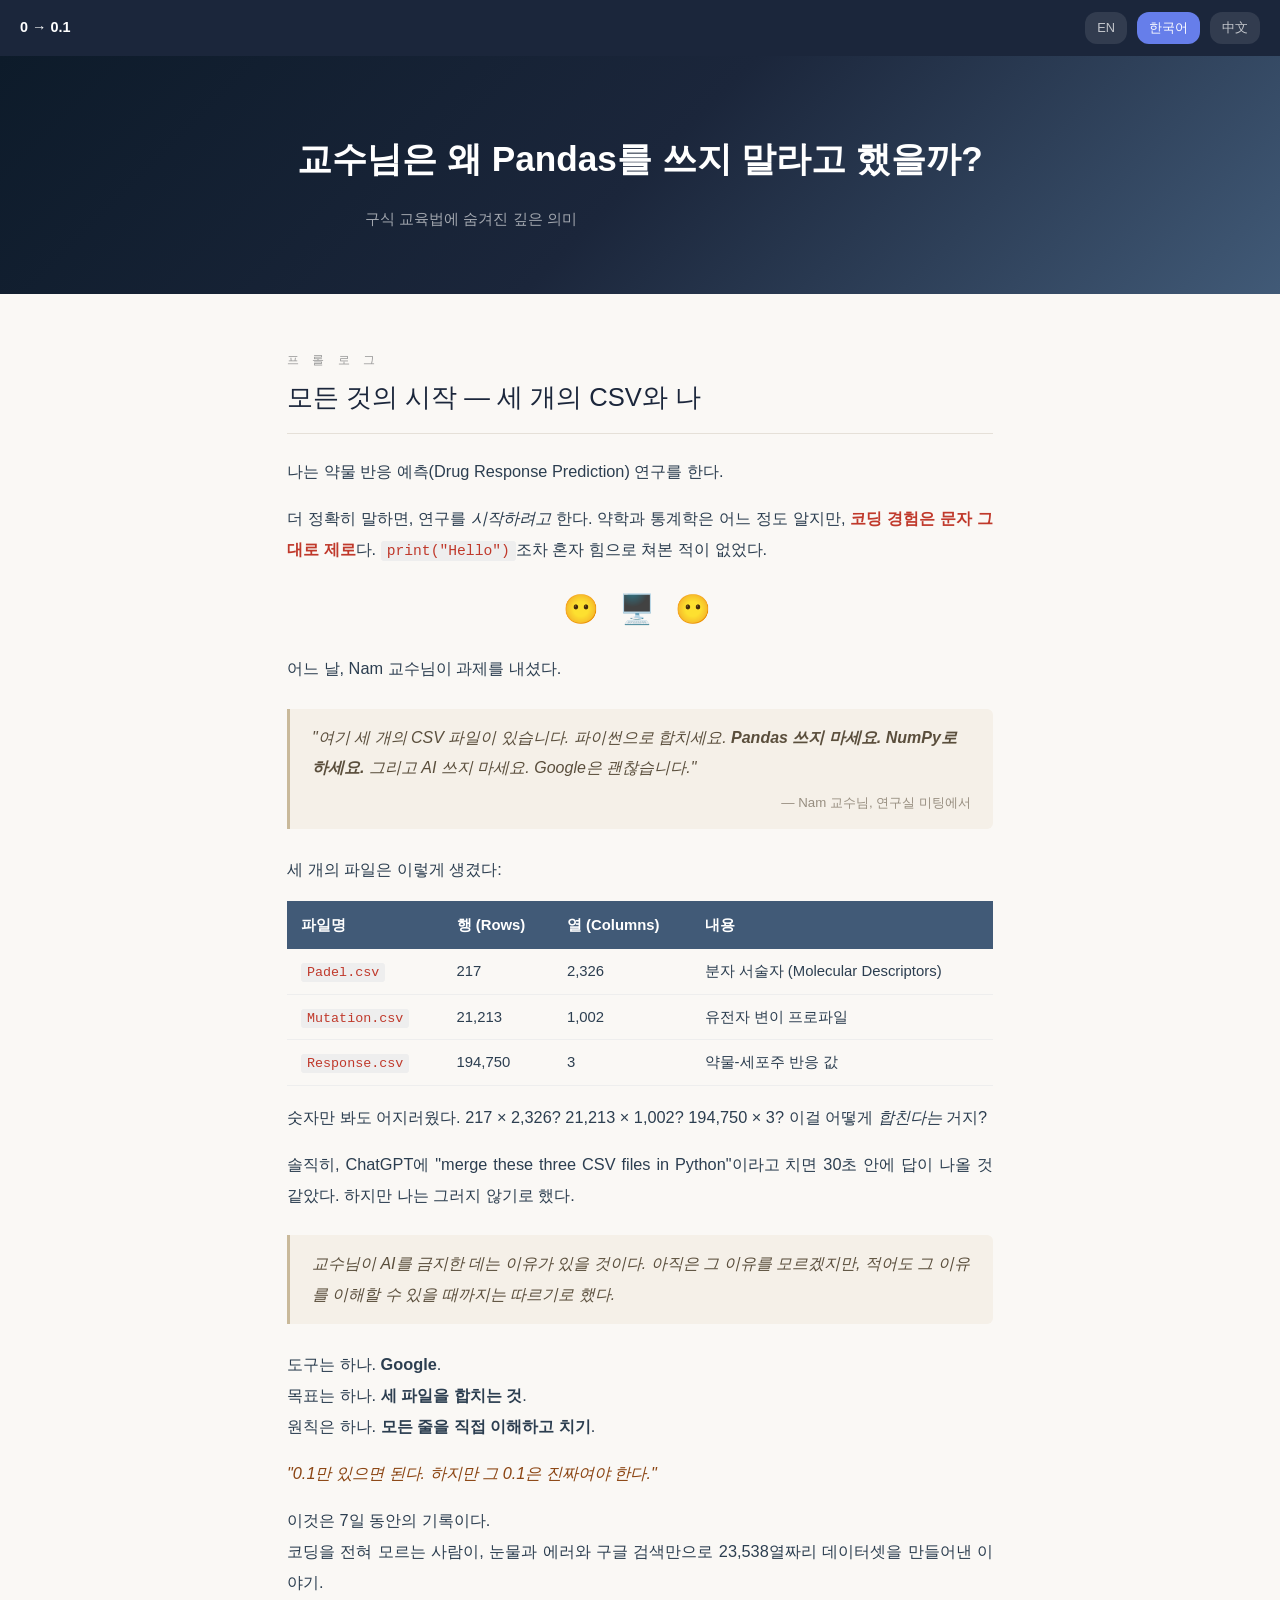
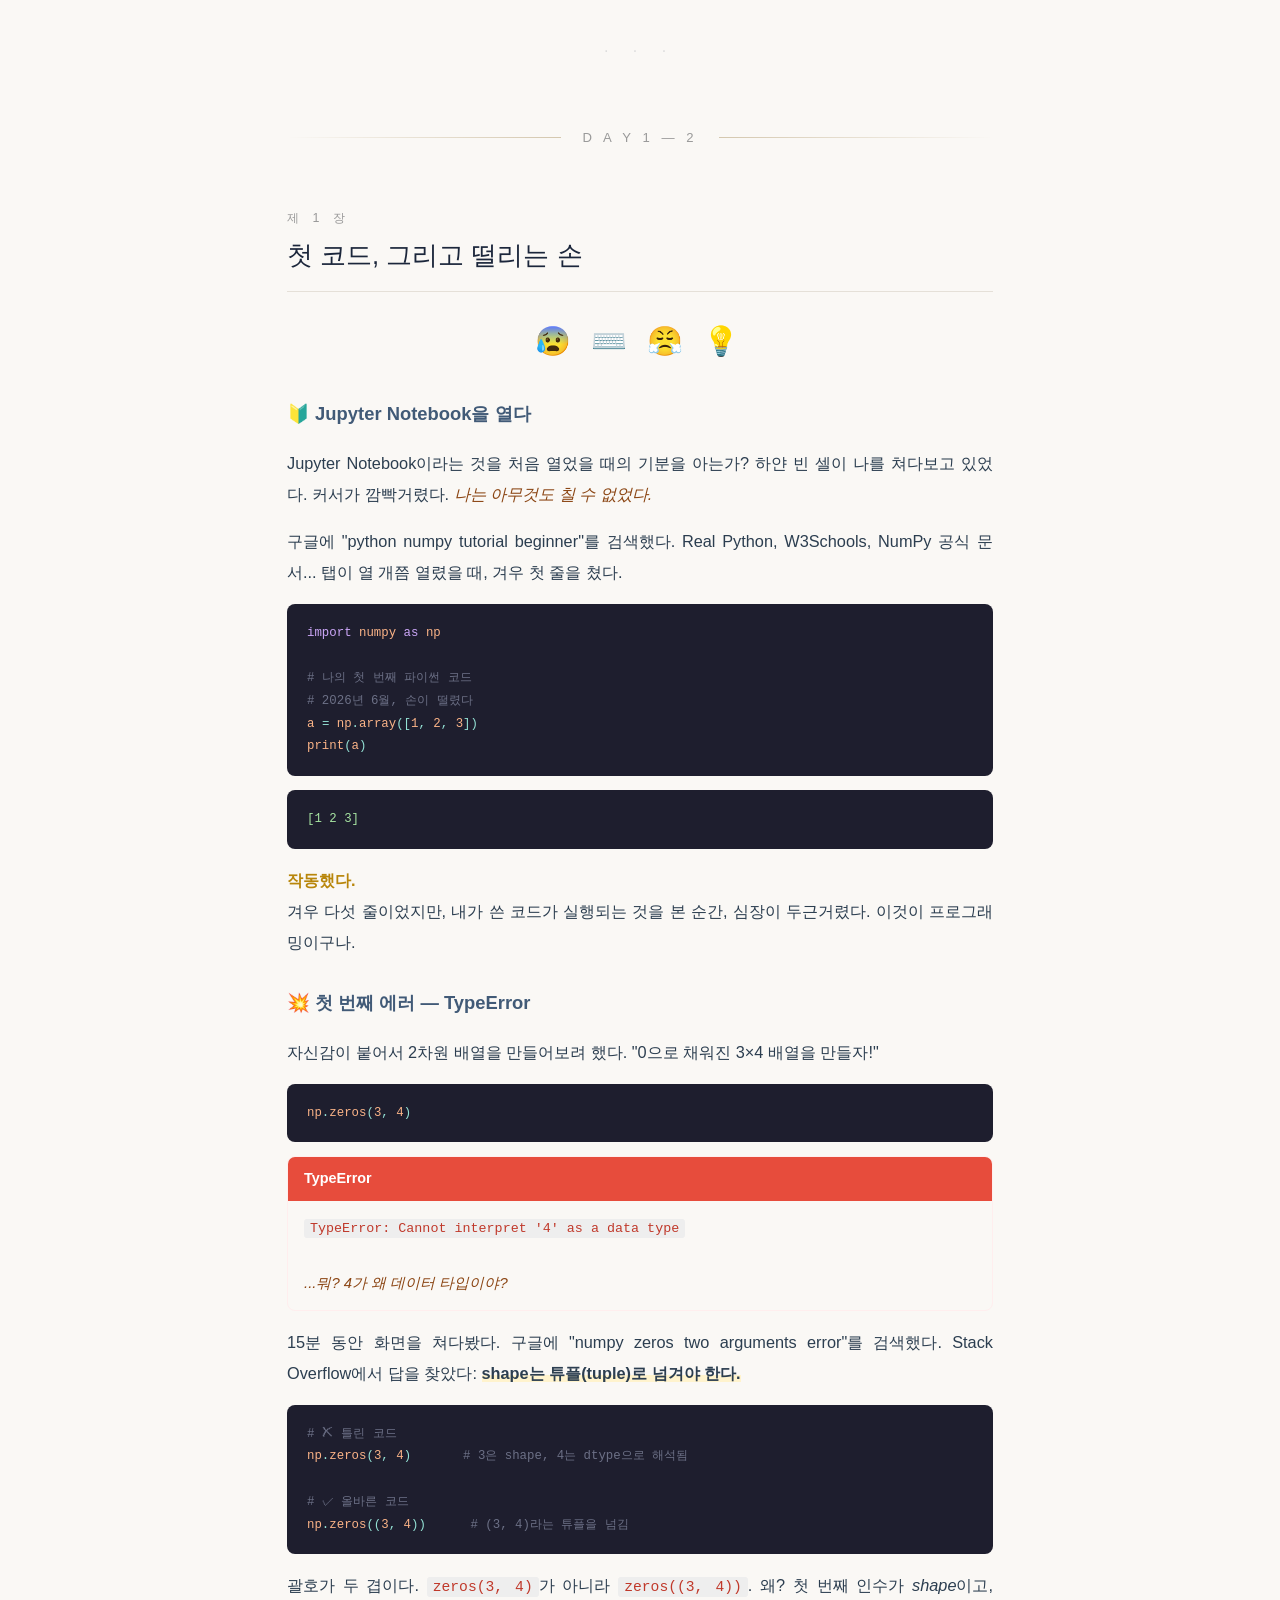
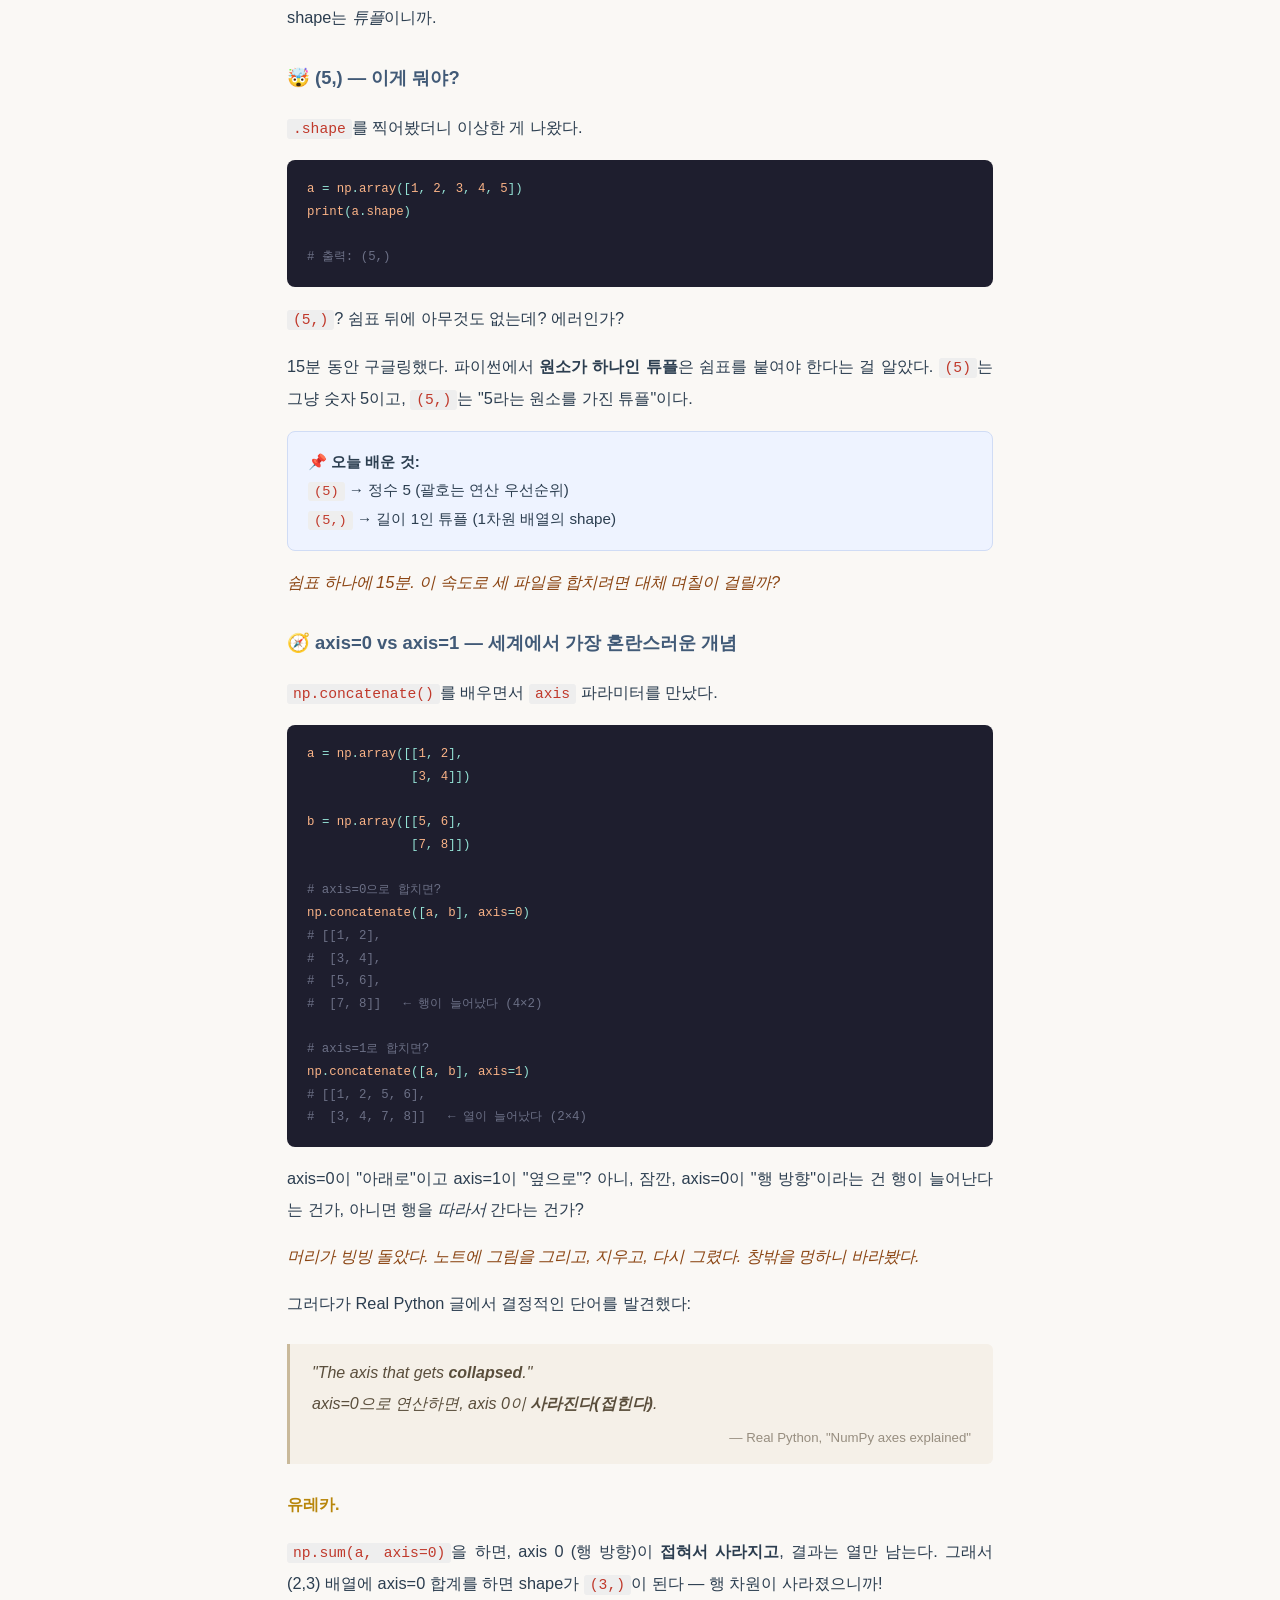
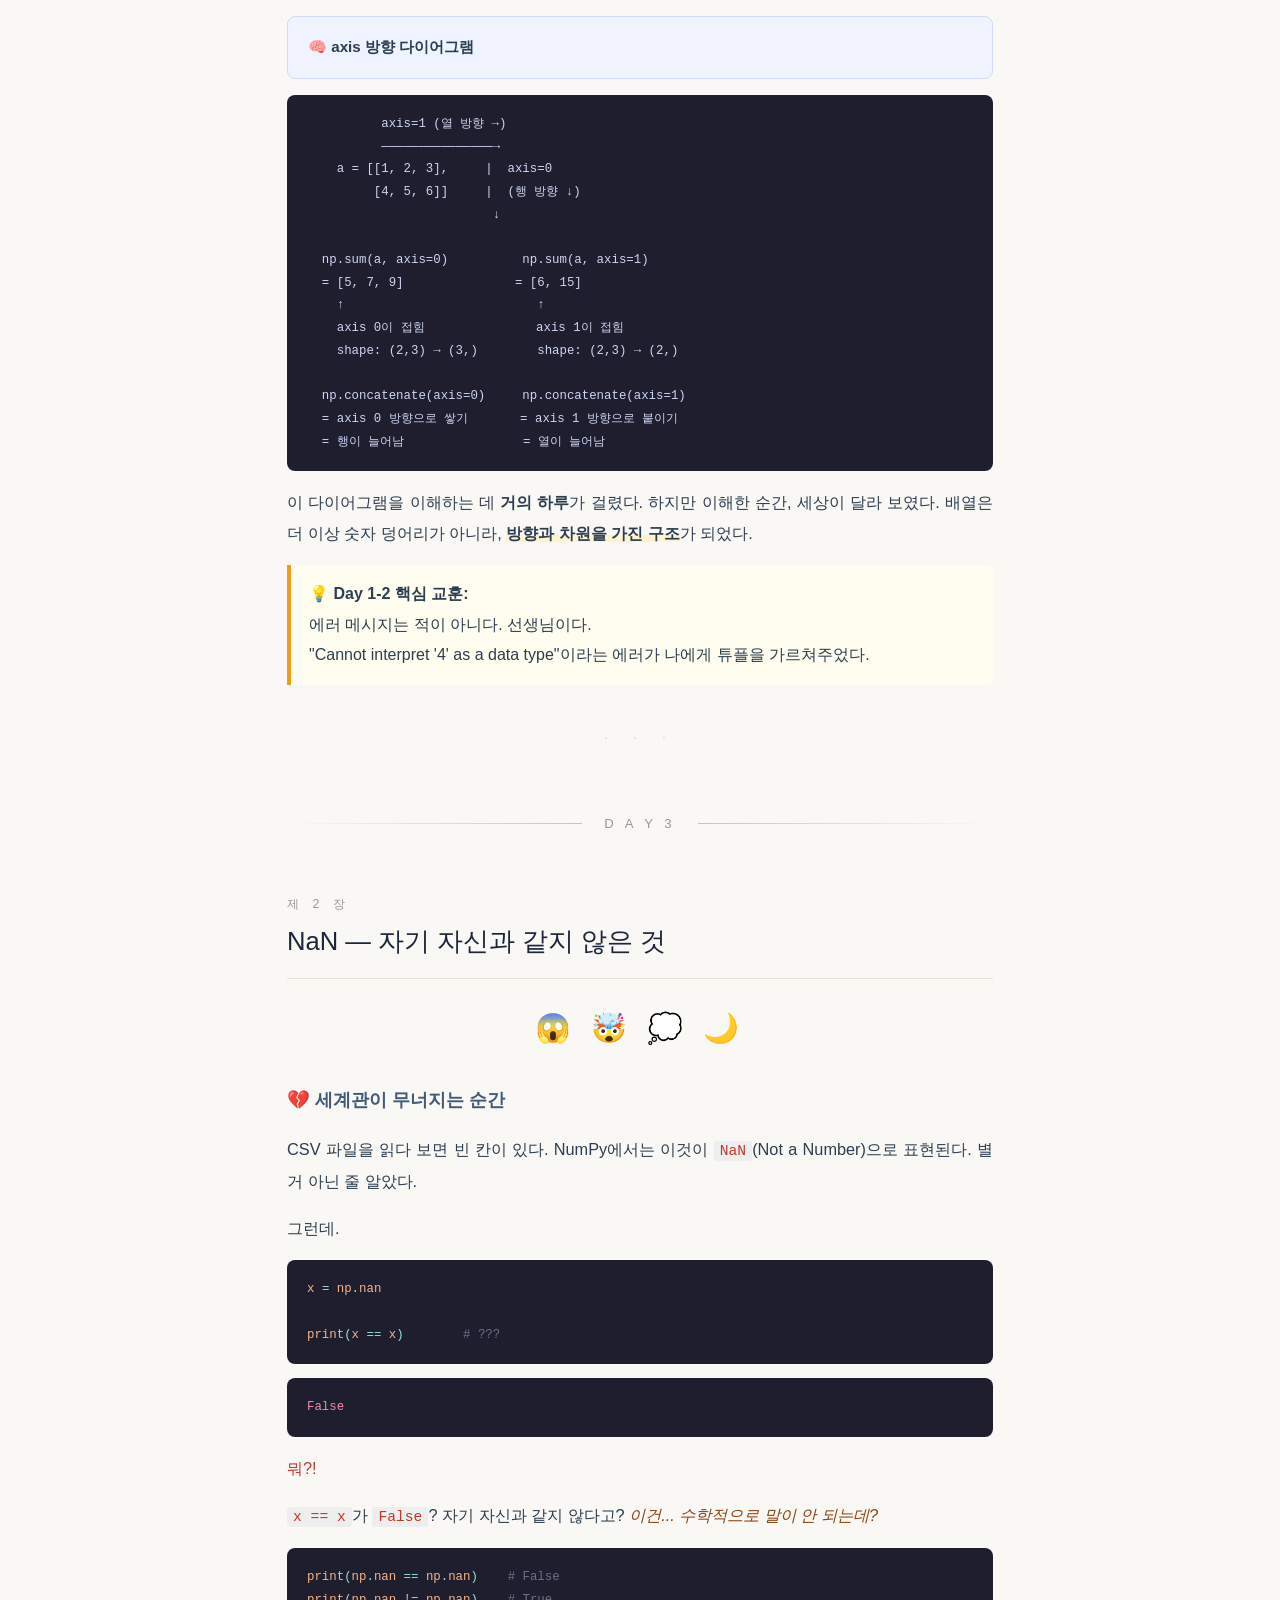
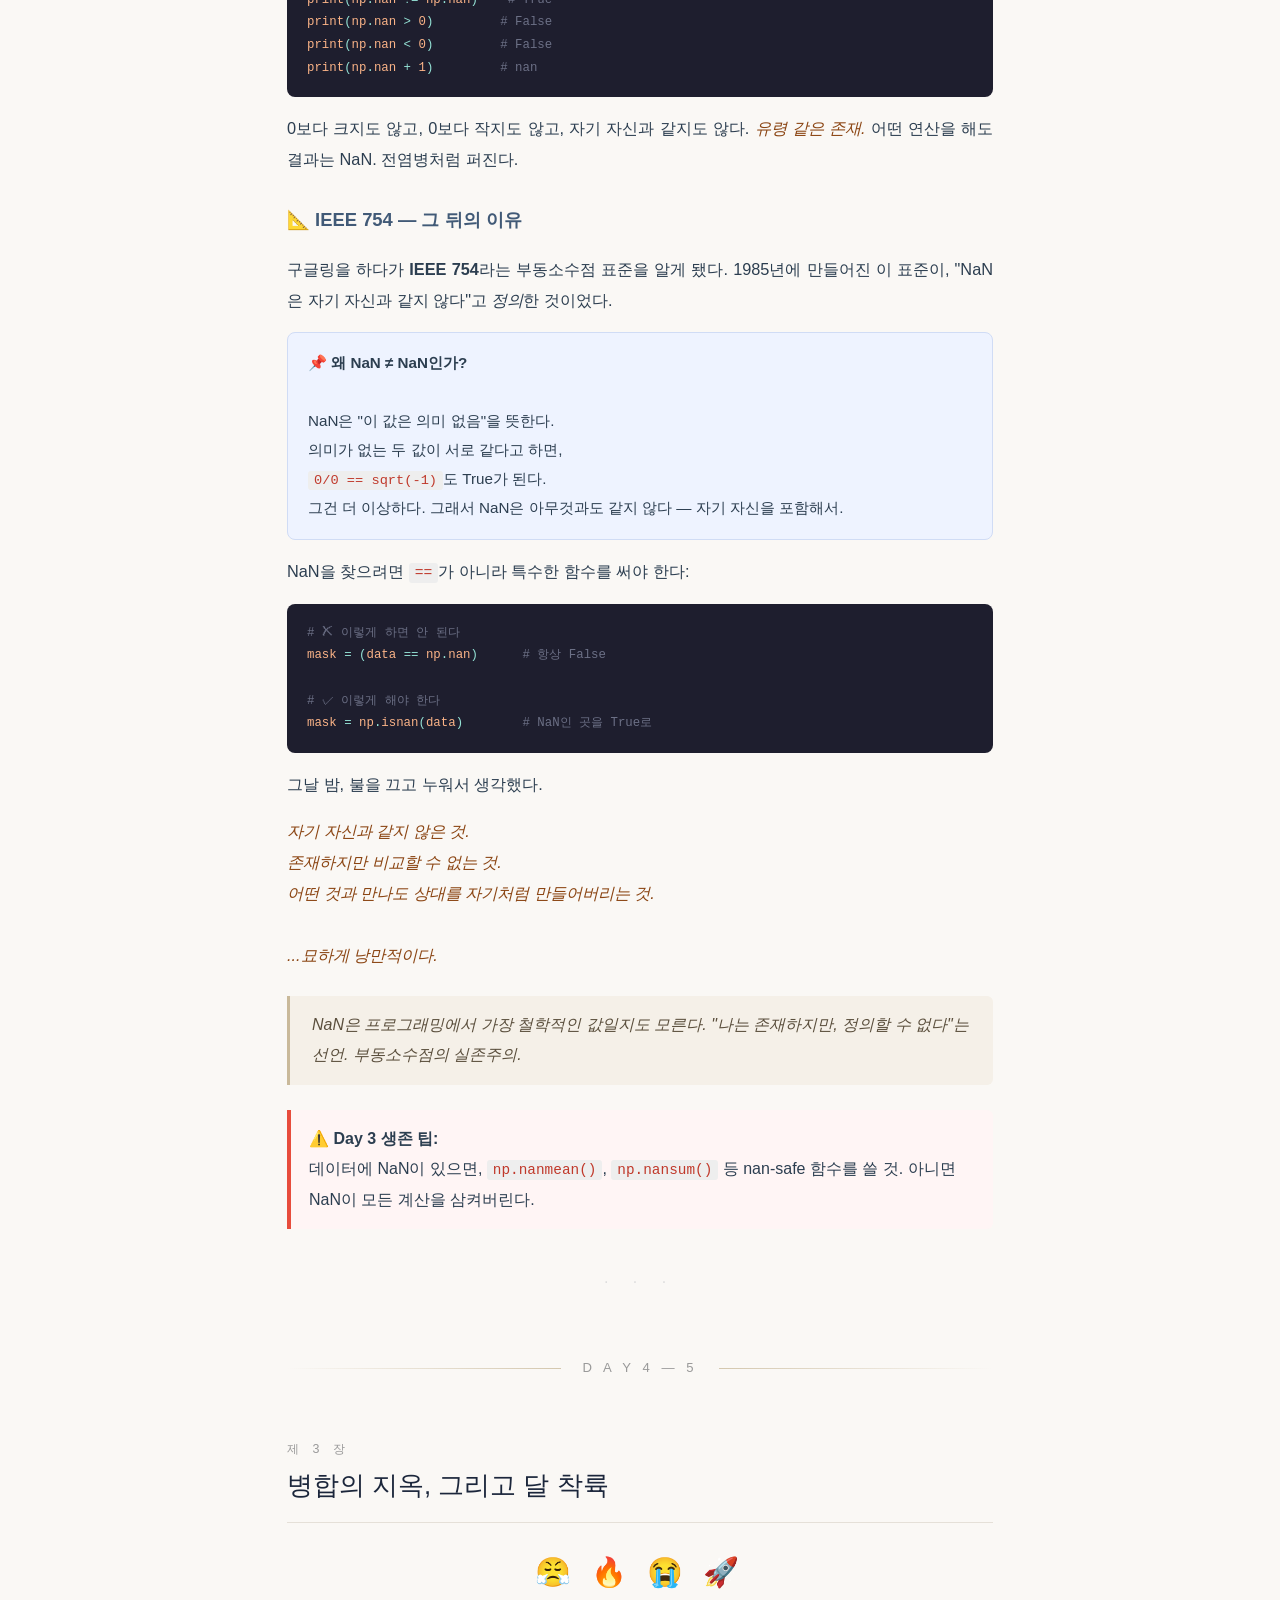
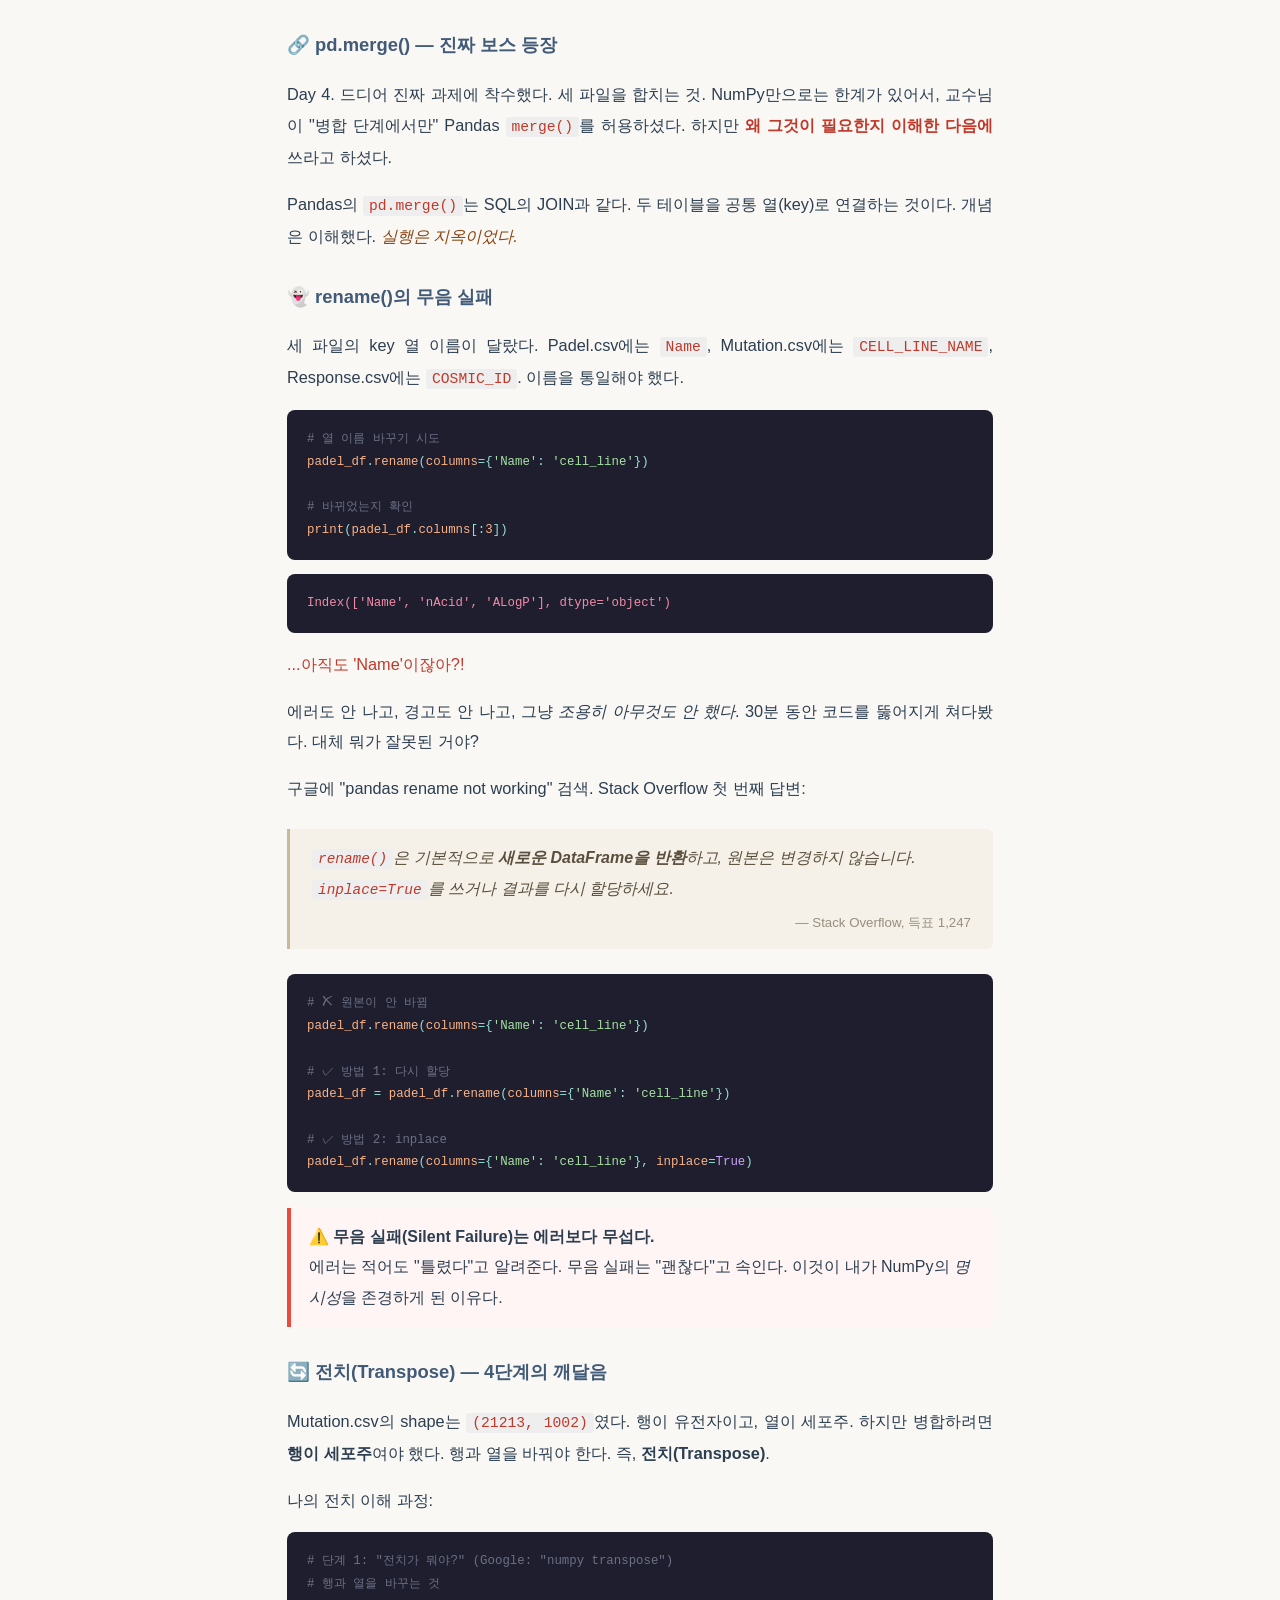
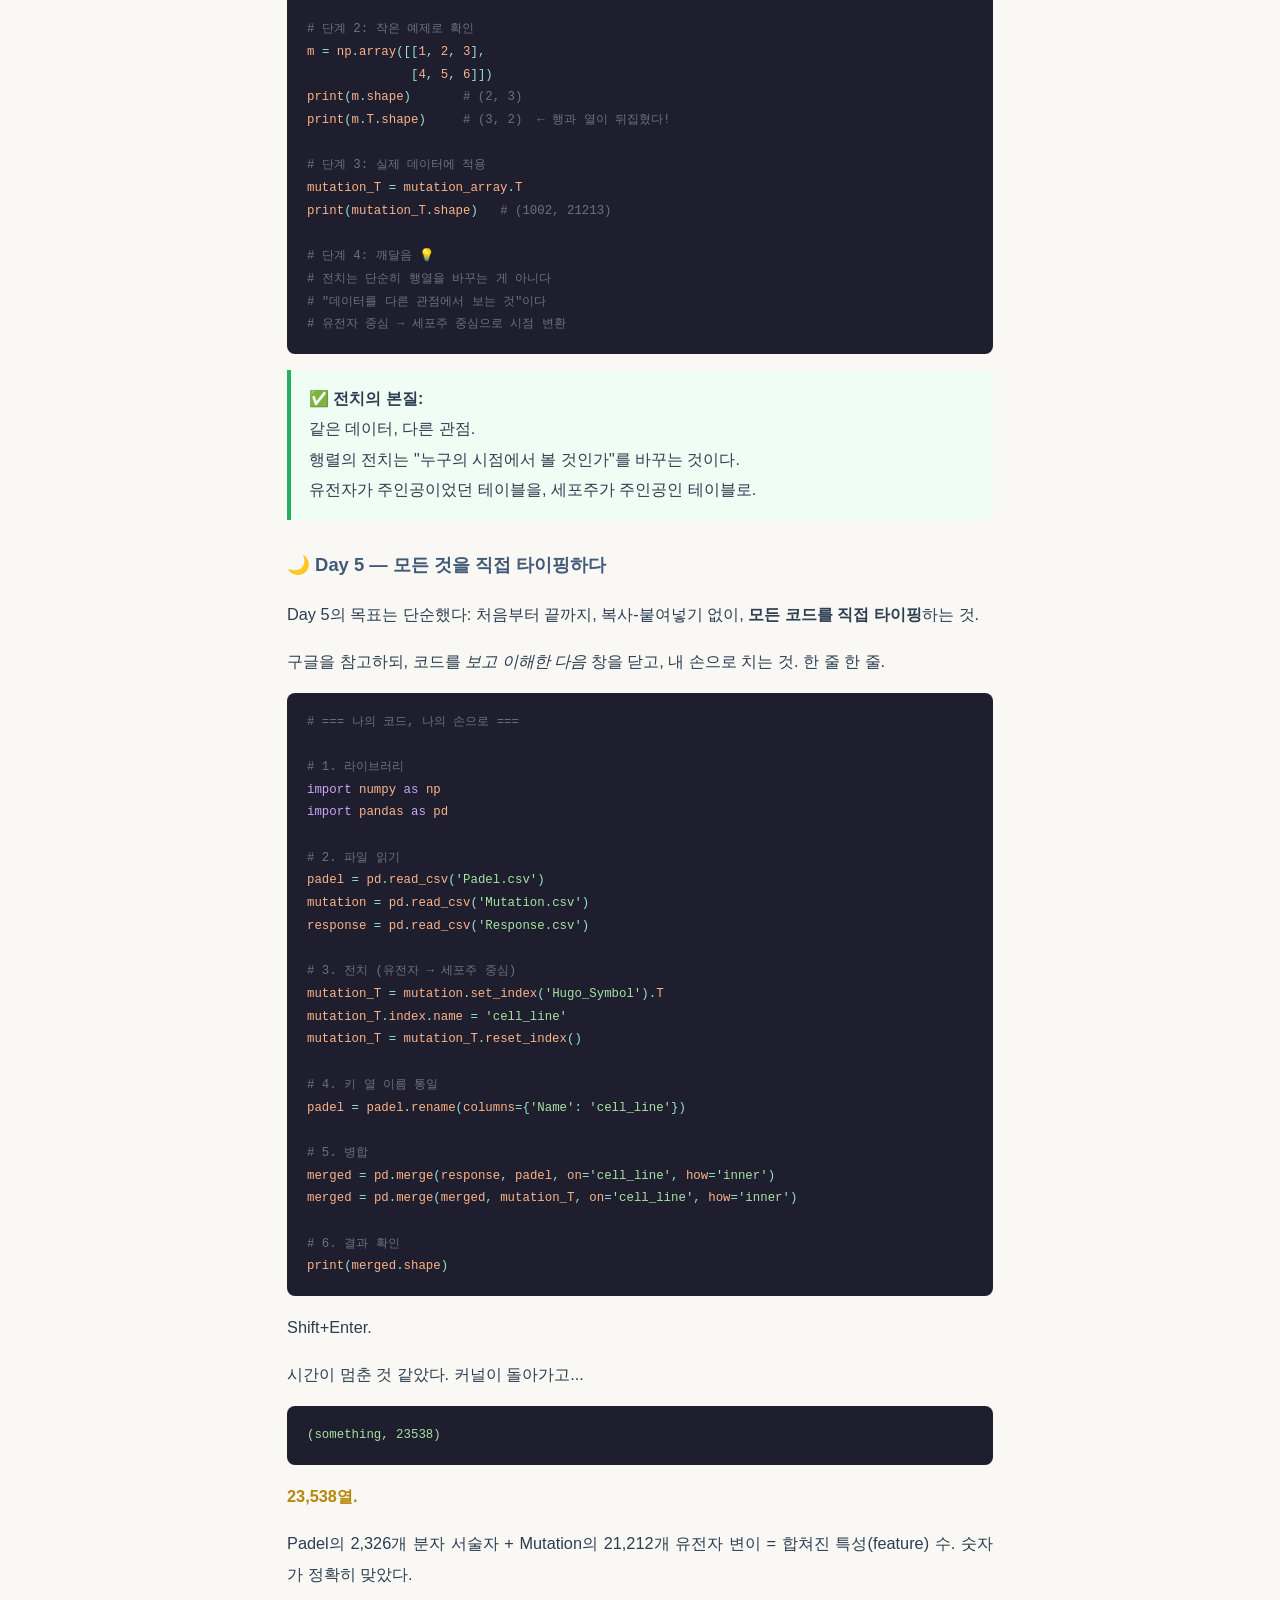
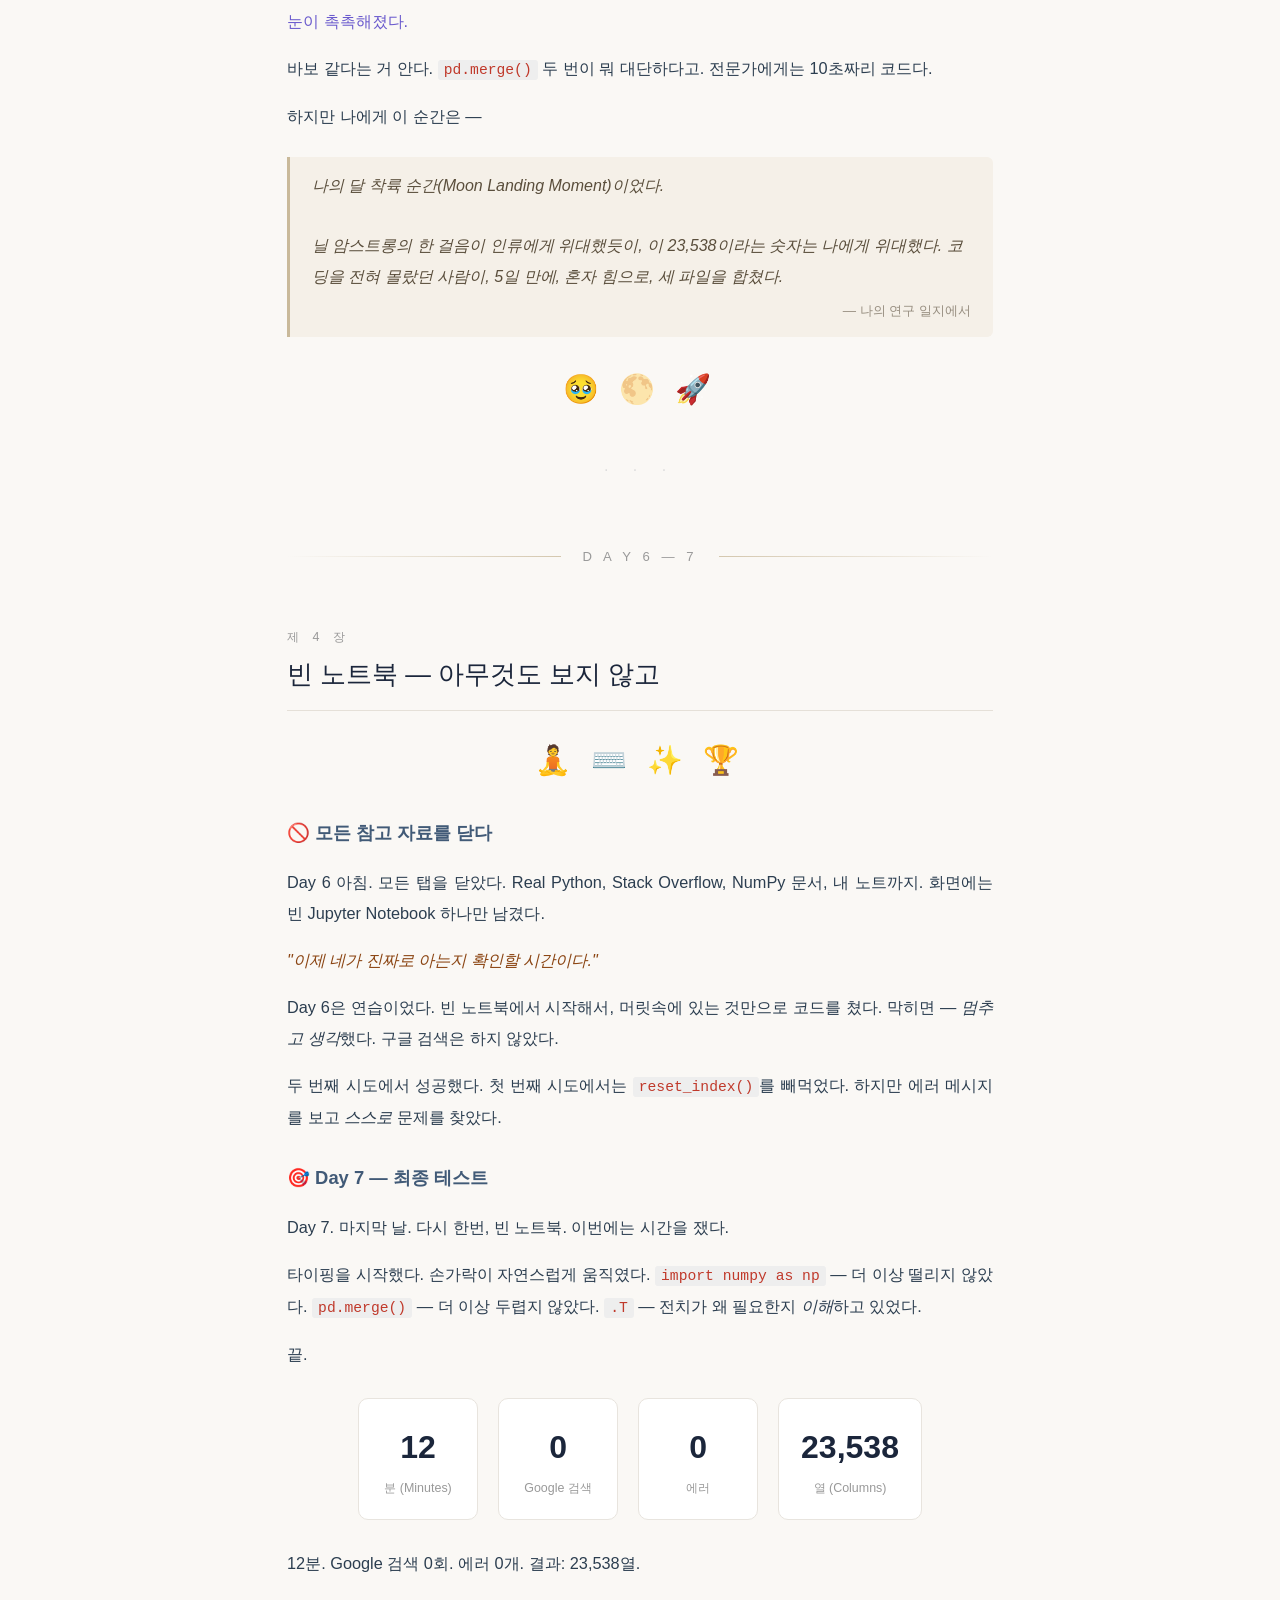
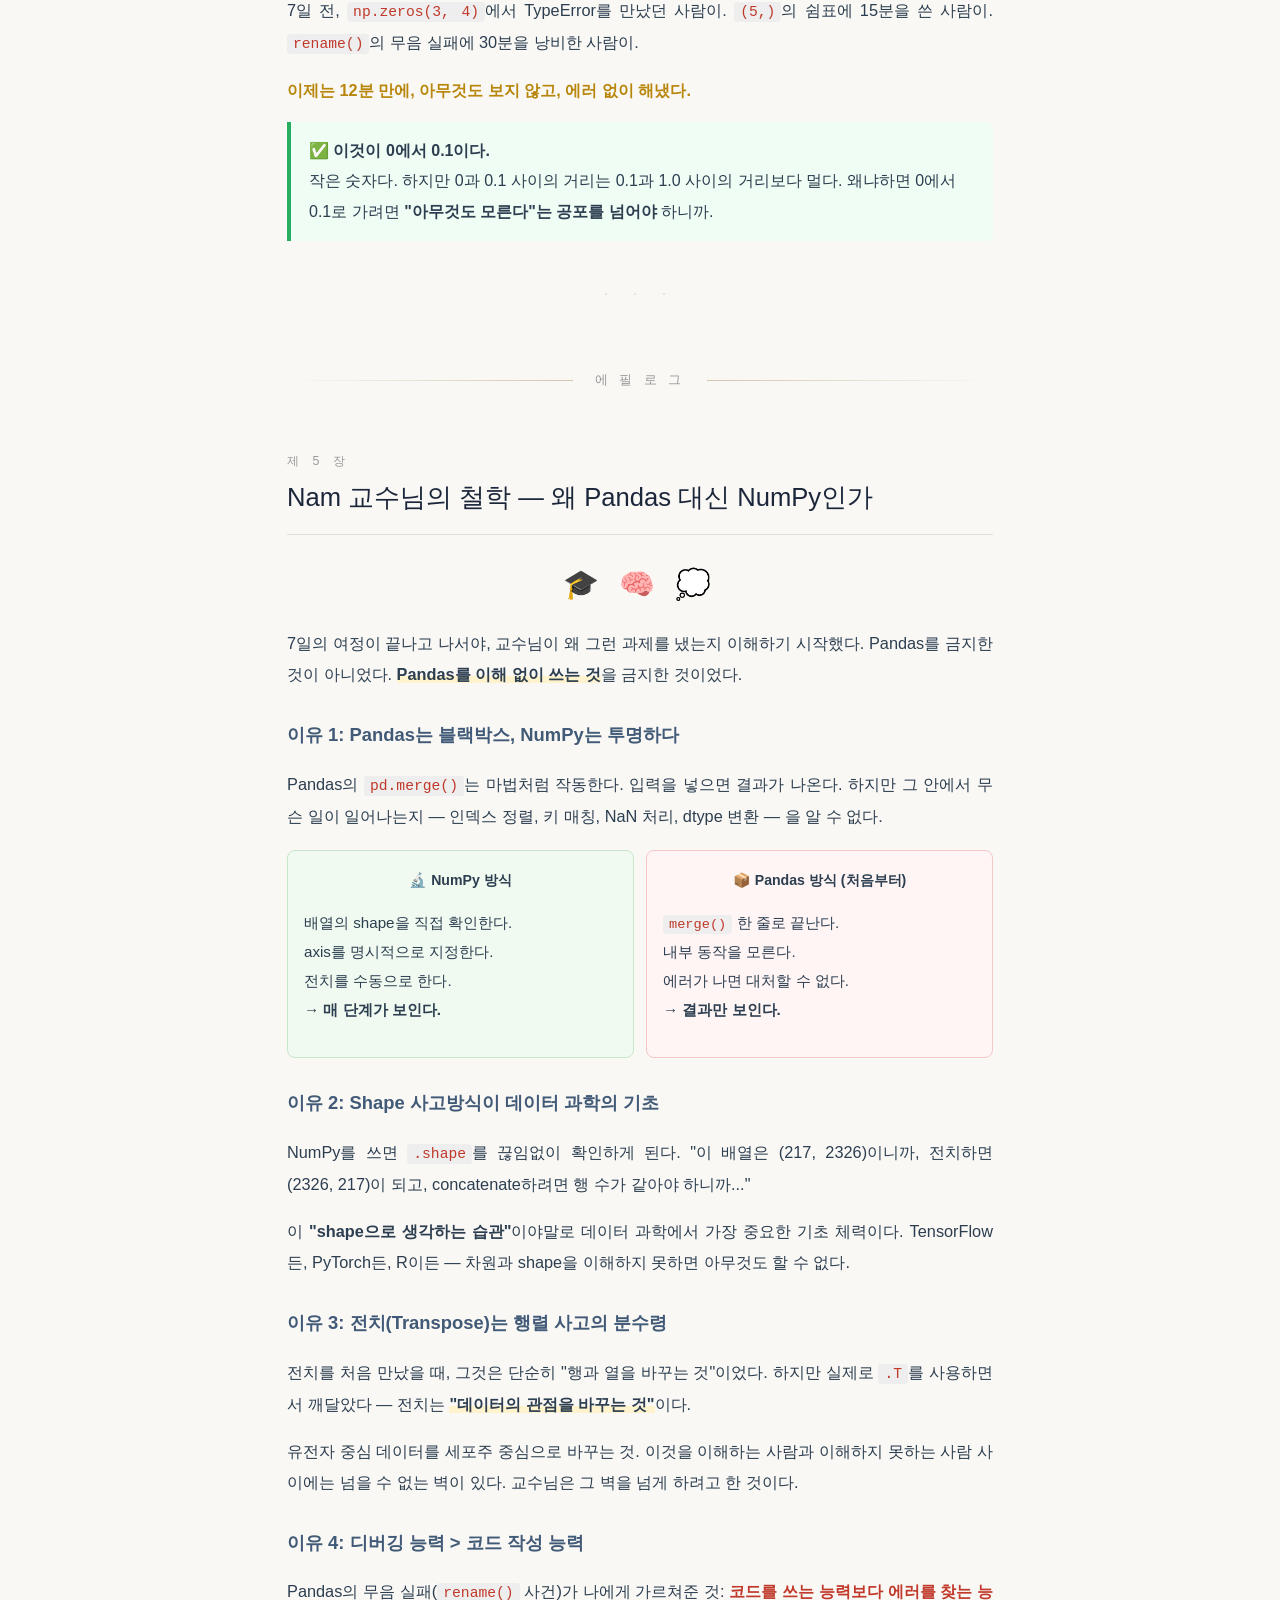
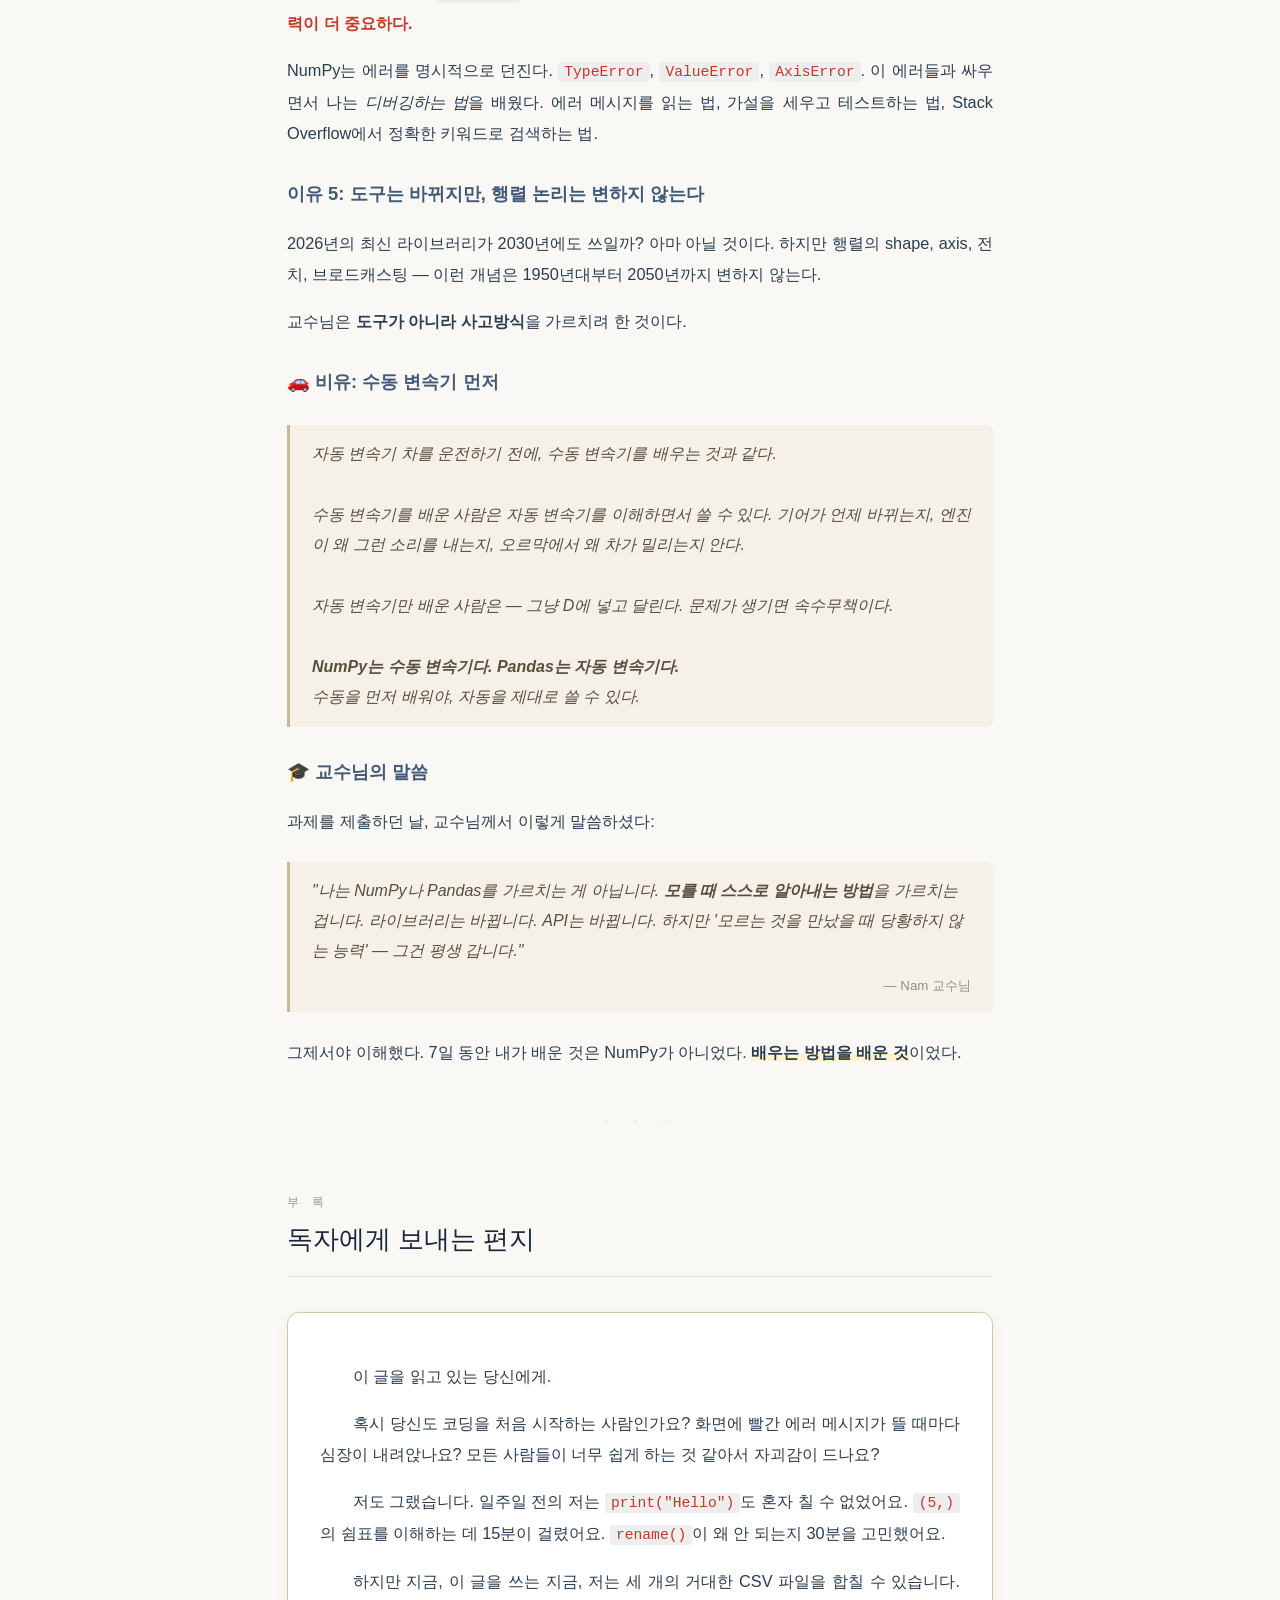
<file: ko.html>
<!DOCTYPE html>
<html lang="ko">
<head>
    <meta charset="UTF-8">
    <meta name="viewport" content="width=device-width, initial-scale=1.0">
    <title>교수님은 왜 Pandas를 쓰지 말라고 했을까? — 0에서 0.1로</title>
    <meta name="description" content="코딩 경험 제로인 사람이 7일 동안 NumPy로 데이터 병합을 배운 이야기. AI 없이, Google만으로. 눈물, 에러, 그리고 자부심.">
    <link rel="stylesheet" href="css/style.css">
</head>
<body>

<!-- ========== NAV ========== -->
<nav class="blog-nav">
    <a href="index.html" class="nav-brand">0 → 0.1</a>
    <div class="lang-switch">
        <a href="en.html" class="lang-btn">EN</a>
        <a href="ko.html" class="lang-btn active">한국어</a>
        <a href="zh.html" class="lang-btn">中文</a>
    </div>
</nav>

<!-- ========== HERO ========== -->
<div class="blog-hero">
    <h1><strong>교수님은 왜 Pandas를 쓰지 말라고 했을까?</strong></h1>
    <p class="sub">구식 교육법에 숨겨진 깊은 의미</p>
</div>

<!-- ========== CONTENT ========== -->
<div class="blog-container">

    <!-- ===================== 프롤로그 ===================== -->
    <div class="chapter">
        <div class="ch-label">프 롤 로 그</div>
        <h2>모든 것의 시작 — 세 개의 CSV와 나</h2>

        <p>나는 약물 반응 예측(Drug Response Prediction) 연구를 한다.</p>

        <p>
            더 정확히 말하면, 연구를 <em>시작하려고</em> 한다.
            약학과 통계학은 어느 정도 알지만,
            <span class="bold">코딩 경험은 문자 그대로 제로</span>다.
            <code>print("Hello")</code>조차 혼자 힘으로 쳐본 적이 없었다.
        </p>

        <div class="mood">😶 🖥️ 😶</div>

        <p>
            어느 날, Nam 교수님이 과제를 내셨다.
        </p>

        <div class="quote">
            "여기 세 개의 CSV 파일이 있습니다. 파이썬으로 합치세요.
            <strong>Pandas 쓰지 마세요. NumPy로 하세요.</strong>
            그리고 AI 쓰지 마세요. Google은 괜찮습니다."
            <span class="author">— Nam 교수님, 연구실 미팅에서</span>
        </div>

        <p>세 개의 파일은 이렇게 생겼다:</p>

        <table>
            <thead>
                <tr>
                    <th>파일명</th>
                    <th>행 (Rows)</th>
                    <th>열 (Columns)</th>
                    <th>내용</th>
                </tr>
            </thead>
            <tbody>
                <tr>
                    <td><code>Padel.csv</code></td>
                    <td>217</td>
                    <td>2,326</td>
                    <td>분자 서술자 (Molecular Descriptors)</td>
                </tr>
                <tr>
                    <td><code>Mutation.csv</code></td>
                    <td>21,213</td>
                    <td>1,002</td>
                    <td>유전자 변이 프로파일</td>
                </tr>
                <tr>
                    <td><code>Response.csv</code></td>
                    <td>194,750</td>
                    <td>3</td>
                    <td>약물-세포주 반응 값</td>
                </tr>
            </tbody>
        </table>

        <p>
            숫자만 봐도 어지러웠다.
            217 × 2,326? 21,213 × 1,002? 194,750 × 3?
            이걸 어떻게 <em>합친다는</em> 거지?
        </p>

        <p>
            솔직히, ChatGPT에 "merge these three CSV files in Python"이라고 치면
            30초 안에 답이 나올 것 같았다.
            하지만 나는 그러지 않기로 했다.
        </p>

        <div class="quote">
            교수님이 AI를 금지한 데는 이유가 있을 것이다.
            아직은 그 이유를 모르겠지만,
            적어도 그 이유를 <em>이해할 수 있을 때까지</em>는 따르기로 했다.
        </div>

        <p>
            도구는 하나. <strong>Google</strong>.<br>
            목표는 하나. <strong>세 파일을 합치는 것</strong>.<br>
            원칙은 하나. <strong>모든 줄을 직접 이해하고 치기</strong>.
        </p>

        <p class="emotion">
            "0.1만 있으면 된다. 하지만 그 0.1은 진짜여야 한다."
        </p>

        <p>
            이것은 7일 동안의 기록이다.<br>
            코딩을 전혀 모르는 사람이,
            눈물과 에러와 구글 검색만으로
            23,538열짜리 데이터셋을 만들어낸 이야기.
        </p>

        <div class="divider">· · ·</div>
    </div>

    <!-- ===================== DAY 1-2 ===================== -->
    <div class="day-mark"><span>D A Y  1 — 2</span></div>

    <div class="chapter">
        <div class="ch-label">제 1 장</div>
        <h2>첫 코드, 그리고 떨리는 손</h2>

        <div class="mood">😰 ⌨️ 😤 💡</div>

        <h3>🔰 Jupyter Notebook을 열다</h3>

        <p>
            Jupyter Notebook이라는 것을 처음 열었을 때의 기분을 아는가?
            하얀 빈 셀이 나를 쳐다보고 있었다.
            커서가 깜빡거렸다.
            <span class="emotion">나는 아무것도 칠 수 없었다.</span>
        </p>

        <p>
            구글에 "python numpy tutorial beginner"를 검색했다.
            Real Python, W3Schools, NumPy 공식 문서...
            탭이 열 개쯤 열렸을 때, 겨우 첫 줄을 쳤다.
        </p>

        <pre><code><span class="k">import</span> <span class="n">numpy</span> <span class="k">as</span> <span class="n">np</span>

<span class="c"># 나의 첫 번째 파이썬 코드</span>
<span class="c"># 2026년 6월, 손이 떨렸다</span>
<span class="n">a</span> <span class="o">=</span> <span class="n">np</span><span class="o">.</span><span class="n">array</span><span class="o">([</span><span class="n">1</span><span class="o">,</span> <span class="n">2</span><span class="o">,</span> <span class="n">3</span><span class="o">])</span>
<span class="n">print</span><span class="o">(</span><span class="n">a</span><span class="o">)</span></code></pre>

        <pre><code><span class="s">[1 2 3]</span></code></pre>

        <p>
            <span class="pride">작동했다.</span><br>
            겨우 다섯 줄이었지만, 내가 쓴 코드가 실행되는 것을 본 순간,
            심장이 두근거렸다.
            이것이 프로그래밍이구나.
        </p>

        <h3>💥 첫 번째 에러 — TypeError</h3>

        <p>
            자신감이 붙어서 2차원 배열을 만들어보려 했다.
            "0으로 채워진 3×4 배열을 만들자!"
        </p>

        <pre><code><span class="n">np</span><span class="o">.</span><span class="n">zeros</span><span class="o">(</span><span class="n">3</span><span class="o">,</span> <span class="n">4</span><span class="o">)</span></code></pre>

        <div class="err-card">
            <div class="err-head">TypeError</div>
            <div class="err-body">
                <code>TypeError: Cannot interpret '4' as a data type</code><br><br>
                <span class="emotion">...뭐? 4가 왜 데이터 타입이야?</span>
            </div>
        </div>

        <p>
            15분 동안 화면을 쳐다봤다.
            구글에 "numpy zeros two arguments error"를 검색했다.
            Stack Overflow에서 답을 찾았다:
            <span class="hl">shape는 튜플(tuple)로 넘겨야 한다.</span>
        </p>

        <pre><code><span class="c"># ✗ 틀린 코드</span>
<span class="n">np</span><span class="o">.</span><span class="n">zeros</span><span class="o">(</span><span class="n">3</span><span class="o">,</span> <span class="n">4</span><span class="o">)</span>       <span class="c"># 3은 shape, 4는 dtype으로 해석됨</span>

<span class="c"># ✓ 올바른 코드</span>
<span class="n">np</span><span class="o">.</span><span class="n">zeros</span><span class="o">((</span><span class="n">3</span><span class="o">,</span> <span class="n">4</span><span class="o">))</span>      <span class="c"># (3, 4)라는 튜플을 넘김</span></code></pre>

        <p>
            괄호가 두 겹이다. <code>zeros(3, 4)</code>가 아니라 <code>zeros((3, 4))</code>.
            왜? 첫 번째 인수가 <em>shape</em>이고, shape는 <em>튜플</em>이니까.
        </p>

        <h3>🤯 (5,) — 이게 뭐야?</h3>

        <p>
            <code>.shape</code>를 찍어봤더니 이상한 게 나왔다.
        </p>

        <pre><code><span class="n">a</span> <span class="o">=</span> <span class="n">np</span><span class="o">.</span><span class="n">array</span><span class="o">([</span><span class="n">1</span><span class="o">,</span> <span class="n">2</span><span class="o">,</span> <span class="n">3</span><span class="o">,</span> <span class="n">4</span><span class="o">,</span> <span class="n">5</span><span class="o">])</span>
<span class="n">print</span><span class="o">(</span><span class="n">a</span><span class="o">.</span><span class="n">shape</span><span class="o">)</span>

<span class="c"># 출력: (5,)</span></code></pre>

        <p>
            <code>(5,)</code>? 쉼표 뒤에 아무것도 없는데? 에러인가?
        </p>

        <p>
            15분 동안 구글링했다.
            파이썬에서 <strong>원소가 하나인 튜플</strong>은 쉼표를 붙여야 한다는 걸 알았다.
            <code>(5)</code>는 그냥 숫자 5이고,
            <code>(5,)</code>는 "5라는 원소를 가진 튜플"이다.
        </p>

        <div class="info-box">
            <strong>📌 오늘 배운 것:</strong><br>
            <code>(5)</code> → 정수 5 (괄호는 연산 우선순위)<br>
            <code>(5,)</code> → 길이 1인 튜플 (1차원 배열의 shape)
        </div>

        <p class="emotion">
            쉼표 하나에 15분.
            이 속도로 세 파일을 합치려면 대체 며칠이 걸릴까?
        </p>

        <h3>🧭 axis=0 vs axis=1 — 세계에서 가장 혼란스러운 개념</h3>

        <p>
            <code>np.concatenate()</code>를 배우면서 <code>axis</code> 파라미터를 만났다.
        </p>

        <pre><code><span class="n">a</span> <span class="o">=</span> <span class="n">np</span><span class="o">.</span><span class="n">array</span><span class="o">([[</span><span class="n">1</span><span class="o">,</span> <span class="n">2</span><span class="o">],</span>
              <span class="o">[</span><span class="n">3</span><span class="o">,</span> <span class="n">4</span><span class="o">]])</span>

<span class="n">b</span> <span class="o">=</span> <span class="n">np</span><span class="o">.</span><span class="n">array</span><span class="o">([[</span><span class="n">5</span><span class="o">,</span> <span class="n">6</span><span class="o">],</span>
              <span class="o">[</span><span class="n">7</span><span class="o">,</span> <span class="n">8</span><span class="o">]])</span>

<span class="c"># axis=0으로 합치면?</span>
<span class="n">np</span><span class="o">.</span><span class="n">concatenate</span><span class="o">([</span><span class="n">a</span><span class="o">,</span> <span class="n">b</span><span class="o">],</span> <span class="n">axis</span><span class="o">=</span><span class="n">0</span><span class="o">)</span>
<span class="c"># [[1, 2],</span>
<span class="c">#  [3, 4],</span>
<span class="c">#  [5, 6],</span>
<span class="c">#  [7, 8]]   ← 행이 늘어났다 (4×2)</span>

<span class="c"># axis=1로 합치면?</span>
<span class="n">np</span><span class="o">.</span><span class="n">concatenate</span><span class="o">([</span><span class="n">a</span><span class="o">,</span> <span class="n">b</span><span class="o">],</span> <span class="n">axis</span><span class="o">=</span><span class="n">1</span><span class="o">)</span>
<span class="c"># [[1, 2, 5, 6],</span>
<span class="c">#  [3, 4, 7, 8]]   ← 열이 늘어났다 (2×4)</span></code></pre>

        <p>
            axis=0이 "아래로"이고 axis=1이 "옆으로"?
            아니, 잠깐, axis=0이 "행 방향"이라는 건 행이 늘어난다는 건가,
            아니면 행을 <em>따라서</em> 간다는 건가?
        </p>

        <p class="emotion">
            머리가 빙빙 돌았다.
            노트에 그림을 그리고, 지우고, 다시 그렸다.
            창밖을 멍하니 바라봤다.
        </p>

        <p>
            그러다가 Real Python 글에서 결정적인 단어를 발견했다:
        </p>

        <div class="quote">
            "The axis that gets <strong>collapsed</strong>."<br>
            axis=0으로 연산하면, axis 0이 <strong>사라진다(접힌다)</strong>.
            <span class="author">— Real Python, "NumPy axes explained"</span>
        </div>

        <p>
            <span class="pride">유레카.</span>
        </p>

        <p>
            <code>np.sum(a, axis=0)</code>을 하면, axis 0 (행 방향)이 <strong>접혀서 사라지고</strong>,
            결과는 열만 남는다. 그래서 (2,3) 배열에 axis=0 합계를 하면
            shape가 <code>(3,)</code>이 된다 — 행 차원이 사라졌으니까!
        </p>

        <div class="info-box">
            <strong>🧠 axis 방향 다이어그램</strong>
        </div>

        <pre><code>          axis=1 (열 방향 →)
          ───────────────→
    a = [[1, 2, 3],     |  axis=0
         [4, 5, 6]]     |  (행 방향 ↓)
                         ↓

  np.sum(a, axis=0)          np.sum(a, axis=1)
  = [5, 7, 9]               = [6, 15]
    ↑                          ↑
    axis 0이 접힘               axis 1이 접힘
    shape: (2,3) → (3,)        shape: (2,3) → (2,)

  np.concatenate(axis=0)     np.concatenate(axis=1)
  = axis 0 방향으로 쌓기       = axis 1 방향으로 붙이기
  = 행이 늘어남                = 열이 늘어남</code></pre>

        <p>
            이 다이어그램을 이해하는 데 <strong>거의 하루</strong>가 걸렸다.
            하지만 이해한 순간, 세상이 달라 보였다.
            배열은 더 이상 숫자 덩어리가 아니라,
            <span class="hl">방향과 차원을 가진 구조</span>가 되었다.
        </p>

        <div class="tip-box">
            <strong>💡 Day 1-2 핵심 교훈:</strong><br>
            에러 메시지는 적이 아니다. 선생님이다.<br>
            "Cannot interpret '4' as a data type"이라는 에러가
            나에게 튜플을 가르쳐주었다.
        </div>

        <div class="divider">· · ·</div>
    </div>

    <!-- ===================== DAY 3 ===================== -->
    <div class="day-mark"><span>D A Y  3</span></div>

    <div class="chapter">
        <div class="ch-label">제 2 장</div>
        <h2>NaN — 자기 자신과 같지 않은 것</h2>

        <div class="mood">😱 🤯 💭 🌙</div>

        <h3>💔 세계관이 무너지는 순간</h3>

        <p>
            CSV 파일을 읽다 보면 빈 칸이 있다.
            NumPy에서는 이것이 <code>NaN</code>(Not a Number)으로 표현된다.
            별거 아닌 줄 알았다.
        </p>

        <p>
            그런데.
        </p>

        <pre><code><span class="n">x</span> <span class="o">=</span> <span class="n">np</span><span class="o">.</span><span class="n">nan</span>

<span class="n">print</span><span class="o">(</span><span class="n">x</span> <span class="o">==</span> <span class="n">x</span><span class="o">)</span>        <span class="c"># ???</span></code></pre>

        <pre><code><span class="e">False</span></code></pre>

        <p>
            <span class="anger">뭐?!</span>
        </p>

        <p>
            <code>x == x</code>가 <code>False</code>?
            자기 자신과 같지 않다고?
            <span class="emotion">이건... 수학적으로 말이 안 되는데?</span>
        </p>

        <pre><code><span class="n">print</span><span class="o">(</span><span class="n">np</span><span class="o">.</span><span class="n">nan</span> <span class="o">==</span> <span class="n">np</span><span class="o">.</span><span class="n">nan</span><span class="o">)</span>    <span class="c"># False</span>
<span class="n">print</span><span class="o">(</span><span class="n">np</span><span class="o">.</span><span class="n">nan</span> <span class="o">!=</span> <span class="n">np</span><span class="o">.</span><span class="n">nan</span><span class="o">)</span>    <span class="c"># True</span>
<span class="n">print</span><span class="o">(</span><span class="n">np</span><span class="o">.</span><span class="n">nan</span> <span class="o">></span> <span class="n">0</span><span class="o">)</span>         <span class="c"># False</span>
<span class="n">print</span><span class="o">(</span><span class="n">np</span><span class="o">.</span><span class="n">nan</span> <span class="o"><</span> <span class="n">0</span><span class="o">)</span>         <span class="c"># False</span>
<span class="n">print</span><span class="o">(</span><span class="n">np</span><span class="o">.</span><span class="n">nan</span> <span class="o">+</span> <span class="n">1</span><span class="o">)</span>         <span class="c"># nan</span></code></pre>

        <p>
            0보다 크지도 않고, 0보다 작지도 않고,
            자기 자신과 같지도 않다.
            <span class="emotion">유령 같은 존재.</span>
            어떤 연산을 해도 결과는 NaN. 전염병처럼 퍼진다.
        </p>

        <h3>📐 IEEE 754 — 그 뒤의 이유</h3>

        <p>
            구글링을 하다가 <strong>IEEE 754</strong>라는 부동소수점 표준을 알게 됐다.
            1985년에 만들어진 이 표준이,
            "NaN은 자기 자신과 같지 않다"고 <em>정의</em>한 것이었다.
        </p>

        <div class="info-box">
            <strong>📌 왜 NaN ≠ NaN인가?</strong><br><br>
            NaN은 "이 값은 의미 없음"을 뜻한다.<br>
            의미가 없는 두 값이 서로 같다고 하면,<br>
            <code>0/0 == sqrt(-1)</code>도 True가 된다.<br>
            그건 더 이상하다. 그래서 NaN은 아무것과도 같지 않다 — 자기 자신을 포함해서.
        </div>

        <p>
            NaN을 찾으려면 <code>==</code>가 아니라 특수한 함수를 써야 한다:
        </p>

        <pre><code><span class="c"># ✗ 이렇게 하면 안 된다</span>
<span class="n">mask</span> <span class="o">=</span> <span class="o">(</span><span class="n">data</span> <span class="o">==</span> <span class="n">np</span><span class="o">.</span><span class="n">nan</span><span class="o">)</span>      <span class="c"># 항상 False</span>

<span class="c"># ✓ 이렇게 해야 한다</span>
<span class="n">mask</span> <span class="o">=</span> <span class="n">np</span><span class="o">.</span><span class="n">isnan</span><span class="o">(</span><span class="n">data</span><span class="o">)</span>        <span class="c"># NaN인 곳을 True로</span></code></pre>

        <p>
            그날 밤, 불을 끄고 누워서 생각했다.
        </p>

        <p class="emotion">
            자기 자신과 같지 않은 것.<br>
            존재하지만 비교할 수 없는 것.<br>
            어떤 것과 만나도 상대를 자기처럼 만들어버리는 것.<br><br>
            ...묘하게 낭만적이다.
        </p>

        <div class="quote">
            NaN은 프로그래밍에서 가장 철학적인 값일지도 모른다.
            "나는 존재하지만, 정의할 수 없다"는 선언.
            부동소수점의 실존주의.
        </div>

        <div class="warn-box">
            <strong>⚠️ Day 3 생존 팁:</strong><br>
            데이터에 NaN이 있으면, <code>np.nanmean()</code>, <code>np.nansum()</code> 등
            nan-safe 함수를 쓸 것.
            아니면 NaN이 모든 계산을 삼켜버린다.
        </div>

        <div class="divider">· · ·</div>
    </div>

    <!-- ===================== DAY 4-5 ===================== -->
    <div class="day-mark"><span>D A Y  4 — 5</span></div>

    <div class="chapter">
        <div class="ch-label">제 3 장</div>
        <h2>병합의 지옥, 그리고 달 착륙</h2>

        <div class="mood">😤 🔥 😭 🚀</div>

        <h3>🔗 pd.merge() — 진짜 보스 등장</h3>

        <p>
            Day 4. 드디어 진짜 과제에 착수했다.
            세 파일을 합치는 것. NumPy만으로는 한계가 있어서,
            교수님이 "병합 단계에서만" Pandas <code>merge()</code>를 허용하셨다.
            하지만 <span class="bold">왜 그것이 필요한지 이해한 다음에</span> 쓰라고 하셨다.
        </p>

        <p>
            Pandas의 <code>pd.merge()</code>는 SQL의 JOIN과 같다.
            두 테이블을 공통 열(key)로 연결하는 것이다.
            개념은 이해했다.
            <span class="emotion">실행은 지옥이었다.</span>
        </p>

        <h3>👻 rename()의 무음 실패</h3>

        <p>
            세 파일의 key 열 이름이 달랐다.
            Padel.csv에는 <code>Name</code>, Mutation.csv에는 <code>CELL_LINE_NAME</code>,
            Response.csv에는 <code>COSMIC_ID</code>.
            이름을 통일해야 했다.
        </p>

        <pre><code><span class="c"># 열 이름 바꾸기 시도</span>
<span class="n">padel_df</span><span class="o">.</span><span class="n">rename</span><span class="o">(</span><span class="n">columns</span><span class="o">={</span><span class="s">'Name'</span><span class="o">:</span> <span class="s">'cell_line'</span><span class="o">})</span>

<span class="c"># 바뀌었는지 확인</span>
<span class="n">print</span><span class="o">(</span><span class="n">padel_df</span><span class="o">.</span><span class="n">columns</span><span class="o">[:</span><span class="n">3</span><span class="o">])</span></code></pre>

        <pre><code><span class="e">Index(['Name', 'nAcid', 'ALogP'], dtype='object')</span></code></pre>

        <p>
            <span class="anger">...아직도 'Name'이잖아?!</span>
        </p>

        <p>
            에러도 안 나고, 경고도 안 나고, 그냥 <em>조용히 아무것도 안 했다</em>.
            30분 동안 코드를 뚫어지게 쳐다봤다.
            대체 뭐가 잘못된 거야?
        </p>

        <p>
            구글에 "pandas rename not working" 검색.
            Stack Overflow 첫 번째 답변:
        </p>

        <div class="quote">
            <code>rename()</code>은 기본적으로 <strong>새로운 DataFrame을 반환</strong>하고,
            원본은 변경하지 않습니다. <code>inplace=True</code>를 쓰거나
            결과를 다시 할당하세요.
            <span class="author">— Stack Overflow, 득표 1,247</span>
        </div>

        <pre><code><span class="c"># ✗ 원본이 안 바뀜</span>
<span class="n">padel_df</span><span class="o">.</span><span class="n">rename</span><span class="o">(</span><span class="n">columns</span><span class="o">={</span><span class="s">'Name'</span><span class="o">:</span> <span class="s">'cell_line'</span><span class="o">})</span>

<span class="c"># ✓ 방법 1: 다시 할당</span>
<span class="n">padel_df</span> <span class="o">=</span> <span class="n">padel_df</span><span class="o">.</span><span class="n">rename</span><span class="o">(</span><span class="n">columns</span><span class="o">={</span><span class="s">'Name'</span><span class="o">:</span> <span class="s">'cell_line'</span><span class="o">})</span>

<span class="c"># ✓ 방법 2: inplace</span>
<span class="n">padel_df</span><span class="o">.</span><span class="n">rename</span><span class="o">(</span><span class="n">columns</span><span class="o">={</span><span class="s">'Name'</span><span class="o">:</span> <span class="s">'cell_line'</span><span class="o">},</span> <span class="n">inplace</span><span class="o">=</span><span class="k">True</span><span class="o">)</span></code></pre>

        <div class="warn-box">
            <strong>⚠️ 무음 실패(Silent Failure)는 에러보다 무섭다.</strong><br>
            에러는 적어도 "틀렸다"고 알려준다.
            무음 실패는 "괜찮다"고 속인다.
            이것이 내가 NumPy의 <em>명시성</em>을 존경하게 된 이유다.
        </div>

        <h3>🔄 전치(Transpose) — 4단계의 깨달음</h3>

        <p>
            Mutation.csv의 shape는 <code>(21213, 1002)</code>였다.
            행이 유전자이고, 열이 세포주.
            하지만 병합하려면 <strong>행이 세포주</strong>여야 했다.
            행과 열을 바꿔야 한다. 즉, <strong>전치(Transpose)</strong>.
        </p>

        <p>나의 전치 이해 과정:</p>

        <pre><code><span class="c"># 단계 1: "전치가 뭐야?" (Google: "numpy transpose")</span>
<span class="c"># 행과 열을 바꾸는 것</span>

<span class="c"># 단계 2: 작은 예제로 확인</span>
<span class="n">m</span> <span class="o">=</span> <span class="n">np</span><span class="o">.</span><span class="n">array</span><span class="o">([[</span><span class="n">1</span><span class="o">,</span> <span class="n">2</span><span class="o">,</span> <span class="n">3</span><span class="o">],</span>
              <span class="o">[</span><span class="n">4</span><span class="o">,</span> <span class="n">5</span><span class="o">,</span> <span class="n">6</span><span class="o">]])</span>
<span class="n">print</span><span class="o">(</span><span class="n">m</span><span class="o">.</span><span class="n">shape</span><span class="o">)</span>       <span class="c"># (2, 3)</span>
<span class="n">print</span><span class="o">(</span><span class="n">m</span><span class="o">.</span><span class="n">T</span><span class="o">.</span><span class="n">shape</span><span class="o">)</span>     <span class="c"># (3, 2)  ← 행과 열이 뒤집혔다!</span>

<span class="c"># 단계 3: 실제 데이터에 적용</span>
<span class="n">mutation_T</span> <span class="o">=</span> <span class="n">mutation_array</span><span class="o">.</span><span class="n">T</span>
<span class="n">print</span><span class="o">(</span><span class="n">mutation_T</span><span class="o">.</span><span class="n">shape</span><span class="o">)</span>   <span class="c"># (1002, 21213)</span>

<span class="c"># 단계 4: 깨달음 💡</span>
<span class="c"># 전치는 단순히 행열을 바꾸는 게 아니다</span>
<span class="c"># "데이터를 다른 관점에서 보는 것"이다</span>
<span class="c"># 유전자 중심 → 세포주 중심으로 시점 변환</span></code></pre>

        <div class="ok-box">
            <strong>✅ 전치의 본질:</strong><br>
            같은 데이터, 다른 관점.<br>
            행렬의 전치는 "누구의 시점에서 볼 것인가"를 바꾸는 것이다.<br>
            유전자가 주인공이었던 테이블을, 세포주가 주인공인 테이블로.
        </div>

        <h3>🌙 Day 5 — 모든 것을 직접 타이핑하다</h3>

        <p>
            Day 5의 목표는 단순했다: 처음부터 끝까지, 복사-붙여넣기 없이,
            <strong>모든 코드를 직접 타이핑</strong>하는 것.
        </p>

        <p>
            구글을 참고하되, 코드를 <em>보고 이해한 다음</em> 창을 닫고,
            내 손으로 치는 것. 한 줄 한 줄.
        </p>

        <pre><code><span class="c"># === 나의 코드, 나의 손으로 ===</span>

<span class="c"># 1. 라이브러리</span>
<span class="k">import</span> <span class="n">numpy</span> <span class="k">as</span> <span class="n">np</span>
<span class="k">import</span> <span class="n">pandas</span> <span class="k">as</span> <span class="n">pd</span>

<span class="c"># 2. 파일 읽기</span>
<span class="n">padel</span> <span class="o">=</span> <span class="n">pd</span><span class="o">.</span><span class="n">read_csv</span><span class="o">(</span><span class="s">'Padel.csv'</span><span class="o">)</span>
<span class="n">mutation</span> <span class="o">=</span> <span class="n">pd</span><span class="o">.</span><span class="n">read_csv</span><span class="o">(</span><span class="s">'Mutation.csv'</span><span class="o">)</span>
<span class="n">response</span> <span class="o">=</span> <span class="n">pd</span><span class="o">.</span><span class="n">read_csv</span><span class="o">(</span><span class="s">'Response.csv'</span><span class="o">)</span>

<span class="c"># 3. 전치 (유전자 → 세포주 중심)</span>
<span class="n">mutation_T</span> <span class="o">=</span> <span class="n">mutation</span><span class="o">.</span><span class="n">set_index</span><span class="o">(</span><span class="s">'Hugo_Symbol'</span><span class="o">).</span><span class="n">T</span>
<span class="n">mutation_T</span><span class="o">.</span><span class="n">index</span><span class="o">.</span><span class="n">name</span> <span class="o">=</span> <span class="s">'cell_line'</span>
<span class="n">mutation_T</span> <span class="o">=</span> <span class="n">mutation_T</span><span class="o">.</span><span class="n">reset_index</span><span class="o">()</span>

<span class="c"># 4. 키 열 이름 통일</span>
<span class="n">padel</span> <span class="o">=</span> <span class="n">padel</span><span class="o">.</span><span class="n">rename</span><span class="o">(</span><span class="n">columns</span><span class="o">={</span><span class="s">'Name'</span><span class="o">:</span> <span class="s">'cell_line'</span><span class="o">})</span>

<span class="c"># 5. 병합</span>
<span class="n">merged</span> <span class="o">=</span> <span class="n">pd</span><span class="o">.</span><span class="n">merge</span><span class="o">(</span><span class="n">response</span><span class="o">,</span> <span class="n">padel</span><span class="o">,</span> <span class="n">on</span><span class="o">=</span><span class="s">'cell_line'</span><span class="o">,</span> <span class="n">how</span><span class="o">=</span><span class="s">'inner'</span><span class="o">)</span>
<span class="n">merged</span> <span class="o">=</span> <span class="n">pd</span><span class="o">.</span><span class="n">merge</span><span class="o">(</span><span class="n">merged</span><span class="o">,</span> <span class="n">mutation_T</span><span class="o">,</span> <span class="n">on</span><span class="o">=</span><span class="s">'cell_line'</span><span class="o">,</span> <span class="n">how</span><span class="o">=</span><span class="s">'inner'</span><span class="o">)</span>

<span class="c"># 6. 결과 확인</span>
<span class="n">print</span><span class="o">(</span><span class="n">merged</span><span class="o">.</span><span class="n">shape</span><span class="o">)</span></code></pre>

        <p>
            Shift+Enter.
        </p>

        <p>
            시간이 멈춘 것 같았다.
            커널이 돌아가고...
        </p>

        <pre><code><span class="s">(something, 23538)</span></code></pre>

        <p>
            <span class="pride">23,538열.</span>
        </p>

        <p>
            Padel의 2,326개 분자 서술자 + Mutation의 21,212개 유전자 변이
            = 합쳐진 특성(feature) 수.
            숫자가 정확히 맞았다.
        </p>

        <p class="tears">
            눈이 촉촉해졌다.
        </p>

        <p>
            바보 같다는 거 안다.
            <code>pd.merge()</code> 두 번이 뭐 대단하다고.
            전문가에게는 10초짜리 코드다.
        </p>

        <p>
            하지만 나에게 이 순간은 —
        </p>

        <div class="quote">
            나의 달 착륙 순간(Moon Landing Moment)이었다.<br><br>
            닐 암스트롱의 한 걸음이 인류에게 위대했듯이,
            이 23,538이라는 숫자는 <em>나에게</em> 위대했다.
            코딩을 전혀 몰랐던 사람이,
            5일 만에, 혼자 힘으로, 세 파일을 합쳤다.
            <span class="author">— 나의 연구 일지에서</span>
        </div>

        <div class="mood">🥹 🌕 🚀</div>

        <div class="divider">· · ·</div>
    </div>

    <!-- ===================== DAY 6-7 ===================== -->
    <div class="day-mark"><span>D A Y  6 — 7</span></div>

    <div class="chapter">
        <div class="ch-label">제 4 장</div>
        <h2>빈 노트북 — 아무것도 보지 않고</h2>

        <div class="mood">🧘 ⌨️ ✨ 🏆</div>

        <h3>🚫 모든 참고 자료를 닫다</h3>

        <p>
            Day 6 아침.
            모든 탭을 닫았다.
            Real Python, Stack Overflow, NumPy 문서, 내 노트까지.
            화면에는 빈 Jupyter Notebook 하나만 남겼다.
        </p>

        <p class="emotion">
            "이제 네가 진짜로 아는지 확인할 시간이다."
        </p>

        <p>
            Day 6은 연습이었다.
            빈 노트북에서 시작해서, 머릿속에 있는 것만으로 코드를 쳤다.
            막히면 — <em>멈추고 생각</em>했다.
            구글 검색은 하지 않았다.
        </p>

        <p>
            두 번째 시도에서 성공했다.
            첫 번째 시도에서는 <code>reset_index()</code>를 빼먹었다.
            하지만 에러 메시지를 보고 <em>스스로</em> 문제를 찾았다.
        </p>

        <h3>🎯 Day 7 — 최종 테스트</h3>

        <p>
            Day 7. 마지막 날.
            다시 한번, 빈 노트북.
            이번에는 시간을 쟀다.
        </p>

        <p>
            타이핑을 시작했다.
            손가락이 자연스럽게 움직였다.
            <code>import numpy as np</code> — 더 이상 떨리지 않았다.
            <code>pd.merge()</code> — 더 이상 두렵지 않았다.
            <code>.T</code> — 전치가 왜 필요한지 <em>이해</em>하고 있었다.
        </p>

        <p>
            끝.
        </p>

        <div class="stats">
            <div class="stat">
                <div class="num">12</div>
                <div class="lbl">분 (Minutes)</div>
            </div>
            <div class="stat">
                <div class="num">0</div>
                <div class="lbl">Google 검색</div>
            </div>
            <div class="stat">
                <div class="num">0</div>
                <div class="lbl">에러</div>
            </div>
            <div class="stat">
                <div class="num">23,538</div>
                <div class="lbl">열 (Columns)</div>
            </div>
        </div>

        <p>
            12분. Google 검색 0회. 에러 0개. 결과: 23,538열.
        </p>

        <p>
            7일 전, <code>np.zeros(3, 4)</code>에서 TypeError를 만났던 사람이.
            <code>(5,)</code>의 쉼표에 15분을 쓴 사람이.
            <code>rename()</code>의 무음 실패에 30분을 낭비한 사람이.
        </p>

        <p class="pride">
            이제는 12분 만에, 아무것도 보지 않고, 에러 없이 해냈다.
        </p>

        <div class="ok-box">
            <strong>✅ 이것이 0에서 0.1이다.</strong><br>
            작은 숫자다. 하지만 0과 0.1 사이의 거리는
            0.1과 1.0 사이의 거리보다 멀다.
            왜냐하면 0에서 0.1로 가려면
            <strong>"아무것도 모른다"는 공포를 넘어야</strong> 하니까.
        </div>

        <div class="divider">· · ·</div>
    </div>

    <!-- ===================== 교수님의 철학 ===================== -->
    <div class="day-mark"><span>에 필 로 그</span></div>

    <div class="chapter">
        <div class="ch-label">제 5 장</div>
        <h2>Nam 교수님의 철학 — 왜 Pandas 대신 NumPy인가</h2>

        <div class="mood">🎓 🧠 💭</div>

        <p>
            7일의 여정이 끝나고 나서야, 교수님이 왜 그런 과제를 냈는지 이해하기 시작했다.
            Pandas를 금지한 것이 아니었다. <span class="hl">Pandas를 이해 없이 쓰는 것</span>을 금지한 것이었다.
        </p>

        <h3>이유 1: Pandas는 블랙박스, NumPy는 투명하다</h3>

        <p>
            Pandas의 <code>pd.merge()</code>는 마법처럼 작동한다.
            입력을 넣으면 결과가 나온다.
            하지만 그 안에서 무슨 일이 일어나는지 — 인덱스 정렬,
            키 매칭, NaN 처리, dtype 변환 — 을 알 수 없다.
        </p>

        <div class="compare">
            <div class="left">
                <h4>🔬 NumPy 방식</h4>
                <p>배열의 shape을 직접 확인한다.<br>
                axis를 명시적으로 지정한다.<br>
                전치를 수동으로 한다.<br>
                <strong>→ 매 단계가 보인다.</strong></p>
            </div>
            <div class="right">
                <h4>📦 Pandas 방식 (처음부터)</h4>
                <p><code>merge()</code> 한 줄로 끝난다.<br>
                내부 동작을 모른다.<br>
                에러가 나면 대처할 수 없다.<br>
                <strong>→ 결과만 보인다.</strong></p>
            </div>
        </div>

        <h3>이유 2: Shape 사고방식이 데이터 과학의 기초</h3>

        <p>
            NumPy를 쓰면 <code>.shape</code>를 끊임없이 확인하게 된다.
            "이 배열은 (217, 2326)이니까, 전치하면 (2326, 217)이 되고,
            concatenate하려면 행 수가 같아야 하니까..."
        </p>

        <p>
            이 <strong>"shape으로 생각하는 습관"</strong>이야말로
            데이터 과학에서 가장 중요한 기초 체력이다.
            TensorFlow든, PyTorch든, R이든 —
            차원과 shape을 이해하지 못하면 아무것도 할 수 없다.
        </p>

        <h3>이유 3: 전치(Transpose)는 행렬 사고의 분수령</h3>

        <p>
            전치를 처음 만났을 때, 그것은 단순히 "행과 열을 바꾸는 것"이었다.
            하지만 실제로 <code>.T</code>를 사용하면서 깨달았다 —
            전치는 <span class="hl">"데이터의 관점을 바꾸는 것"</span>이다.
        </p>

        <p>
            유전자 중심 데이터를 세포주 중심으로 바꾸는 것.
            이것을 이해하는 사람과 이해하지 못하는 사람 사이에는
            넘을 수 없는 벽이 있다. 교수님은 그 벽을 넘게 하려고 한 것이다.
        </p>

        <h3>이유 4: 디버깅 능력 > 코드 작성 능력</h3>

        <p>
            Pandas의 무음 실패(<code>rename()</code> 사건)가 나에게 가르쳐준 것:
            <span class="bold">코드를 쓰는 능력보다 에러를 찾는 능력이 더 중요하다.</span>
        </p>

        <p>
            NumPy는 에러를 명시적으로 던진다.
            <code>TypeError</code>, <code>ValueError</code>, <code>AxisError</code>.
            이 에러들과 싸우면서 나는 <em>디버깅하는 법</em>을 배웠다.
            에러 메시지를 읽는 법, 가설을 세우고 테스트하는 법,
            Stack Overflow에서 정확한 키워드로 검색하는 법.
        </p>

        <h3>이유 5: 도구는 바뀌지만, 행렬 논리는 변하지 않는다</h3>

        <p>
            2026년의 최신 라이브러리가 2030년에도 쓰일까?
            아마 아닐 것이다.
            하지만 행렬의 shape, axis, 전치, 브로드캐스팅 —
            이런 개념은 1950년대부터 2050년까지 변하지 않는다.
        </p>

        <p>
            교수님은 <strong>도구가 아니라 사고방식</strong>을 가르치려 한 것이다.
        </p>

        <h3>🚗 비유: 수동 변속기 먼저</h3>

        <div class="quote">
            자동 변속기 차를 운전하기 전에,
            수동 변속기를 배우는 것과 같다.<br><br>
            수동 변속기를 배운 사람은 자동 변속기를 <em>이해하면서</em> 쓸 수 있다.
            기어가 언제 바뀌는지, 엔진이 왜 그런 소리를 내는지,
            오르막에서 왜 차가 밀리는지 안다.<br><br>
            자동 변속기만 배운 사람은 — 그냥 D에 넣고 달린다.
            문제가 생기면 속수무책이다.<br><br>
            <strong>NumPy는 수동 변속기다. Pandas는 자동 변속기다.</strong><br>
            수동을 먼저 배워야, 자동을 <em>제대로</em> 쓸 수 있다.
        </div>

        <h3>🎓 교수님의 말씀</h3>

        <p>
            과제를 제출하던 날, 교수님께서 이렇게 말씀하셨다:
        </p>

        <div class="quote">
            "나는 NumPy나 Pandas를 가르치는 게 아닙니다.
            <strong>모를 때 스스로 알아내는 방법</strong>을 가르치는 겁니다.
            라이브러리는 바뀝니다. API는 바뀝니다.
            하지만 '모르는 것을 만났을 때 당황하지 않는 능력' — 그건 평생 갑니다."
            <span class="author">— Nam 교수님</span>
        </div>

        <p>
            그제서야 이해했다.
            7일 동안 내가 배운 것은 NumPy가 아니었다.
            <span class="hl">배우는 방법을 배운 것</span>이었다.
        </p>

        <div class="divider">· · ·</div>
    </div>

    <!-- ===================== 독자에게 보내는 편지 ===================== -->
    <div class="chapter">
        <div class="ch-label">부 록</div>
        <h2>독자에게 보내는 편지</h2>

        <div class="letter">
            <p>
                이 글을 읽고 있는 당신에게.
            </p>

            <p>
                혹시 당신도 코딩을 처음 시작하는 사람인가요?
                화면에 빨간 에러 메시지가 뜰 때마다 심장이 내려앉나요?
                모든 사람들이 너무 쉽게 하는 것 같아서 자괴감이 드나요?
            </p>

            <p>
                저도 그랬습니다.
                일주일 전의 저는 <code>print("Hello")</code>도 혼자 칠 수 없었어요.
                <code>(5,)</code>의 쉼표를 이해하는 데 15분이 걸렸어요.
                <code>rename()</code>이 왜 안 되는지 30분을 고민했어요.
            </p>

            <p>
                하지만 지금, 이 글을 쓰는 지금,
                저는 세 개의 거대한 CSV 파일을 합칠 수 있습니다.
                12분 만에. 아무것도 보지 않고.
            </p>

            <p>
                <strong>부탁이 하나 있습니다.</strong>
            </p>

            <p>
                학습할 때, AI에 의존하지 마세요.
                ChatGPT에 물어보면 30초 만에 답이 나옵니다.
                하지만 그 답은 <em>당신의 것이 아닙니다</em>.
                당신의 뇌에 새겨지지 않습니다.
                다음에 비슷한 문제를 만나면, 또 AI에게 물어봐야 합니다.
            </p>

            <p>
                <span class="bold">에러는 최고의 선생님입니다.</span>
                <code>TypeError</code>가 뜨면, 그건 파이썬이 당신에게
                "여기가 틀렸어, 다시 생각해봐"라고 말하는 겁니다.
                그 에러를 구글에 검색하세요.
                Stack Overflow에서 답을 찾으세요.
                그리고 <em>왜</em> 틀렸는지 이해하세요.
            </p>

            <p>
                <span class="bold">Google은 친구입니다.</span>
                구글 검색은 부끄러운 것이 아닙니다.
                세계 최고의 개발자들도 매일 구글을 합니다.
                "numpy concatenate axis" 같은 검색어를 치는 것은
                "나는 배우고 있다"는 뜻입니다.
            </p>

            <p>
                <span class="bold">자부심은 당신만의 것입니다.</span>
                AI가 써준 코드가 돌아갈 때, 자부심을 느끼나요?
                아마 아닐 겁니다.
                하지만 <em>내 손으로</em> 쓴 코드가 돌아갈 때 —
                그 순간의 떨림, 그 순간의 자부심은 오직 당신의 것입니다.
                아무도 빼앗을 수 없습니다.
            </p>

            <p class="emotion">
                코드는 짧다.<br>
                여정은 길다.<br>
                하지만 이해는 영원히 당신의 것이다.
            </p>

            <p>
                0에서 0.1로.
                그 작은 걸음을 응원합니다.
            </p>

            <p style="text-align: right; margin-top: 30px;">
                같은 길을 먼저 걸은 사람이<br>
                <strong>2026년 6월</strong>
            </p>
        </div>
    </div>

    <div class="divider">· · ·</div>

    <!-- ===================== 타임라인 요약 ===================== -->
    <div class="chapter">
        <div class="ch-label">요 약</div>
        <h2>7일의 타임라인</h2>

        <table>
            <thead>
                <tr>
                    <th>Day</th>
                    <th>배운 것</th>
                    <th>감정</th>
                </tr>
            </thead>
            <tbody>
                <tr>
                    <td><strong>Day 1</strong></td>
                    <td><code>np.zeros()</code>, 튜플, <code>.shape</code></td>
                    <td>😰 두려움 → 💡 작은 기쁨</td>
                </tr>
                <tr>
                    <td><strong>Day 2</strong></td>
                    <td><code>axis</code>, <code>concatenate</code>, "collapses"</td>
                    <td>🤯 혼란 → 🎉 유레카</td>
                </tr>
                <tr>
                    <td><strong>Day 3</strong></td>
                    <td><code>NaN</code>, IEEE 754, <code>np.isnan()</code></td>
                    <td>😱 충격 → 💭 철학적 사색</td>
                </tr>
                <tr>
                    <td><strong>Day 4</strong></td>
                    <td><code>pd.merge()</code>, <code>rename()</code>, 무음 실패</td>
                    <td>😤 분노 → 🧠 교훈</td>
                </tr>
                <tr>
                    <td><strong>Day 5</strong></td>
                    <td>전치, 직접 타이핑, 23,538열</td>
                    <td>🥹 눈물 → 🚀 달 착륙</td>
                </tr>
                <tr>
                    <td><strong>Day 6</strong></td>
                    <td>참고 자료 없이 연습</td>
                    <td>🧘 집중 → 💪 자신감</td>
                </tr>
                <tr>
                    <td><strong>Day 7</strong></td>
                    <td>12분, 0 에러, 23,538열</td>
                    <td>✨ 평온 → 🏆 자부심</td>
                </tr>
            </tbody>
        </table>
    </div>

</div>
<!-- end blog-container -->

<!-- ========== FOOTER ========== -->
<footer class="blog-footer">
    <p>Built by <strong><a href="https://github.com/mrfeixiang">@mrfeixiang</a></strong></p>
    <p style="margin-top: 8px;">From <strong>0</strong> to <strong>0.1</strong> — 코드는 짧다. 여정은 길다.</p>
    <p style="margin-top: 8px;">Drug Response Prediction Lab &nbsp;|&nbsp; 2026</p>
</footer>

</body>
</html>
</file>
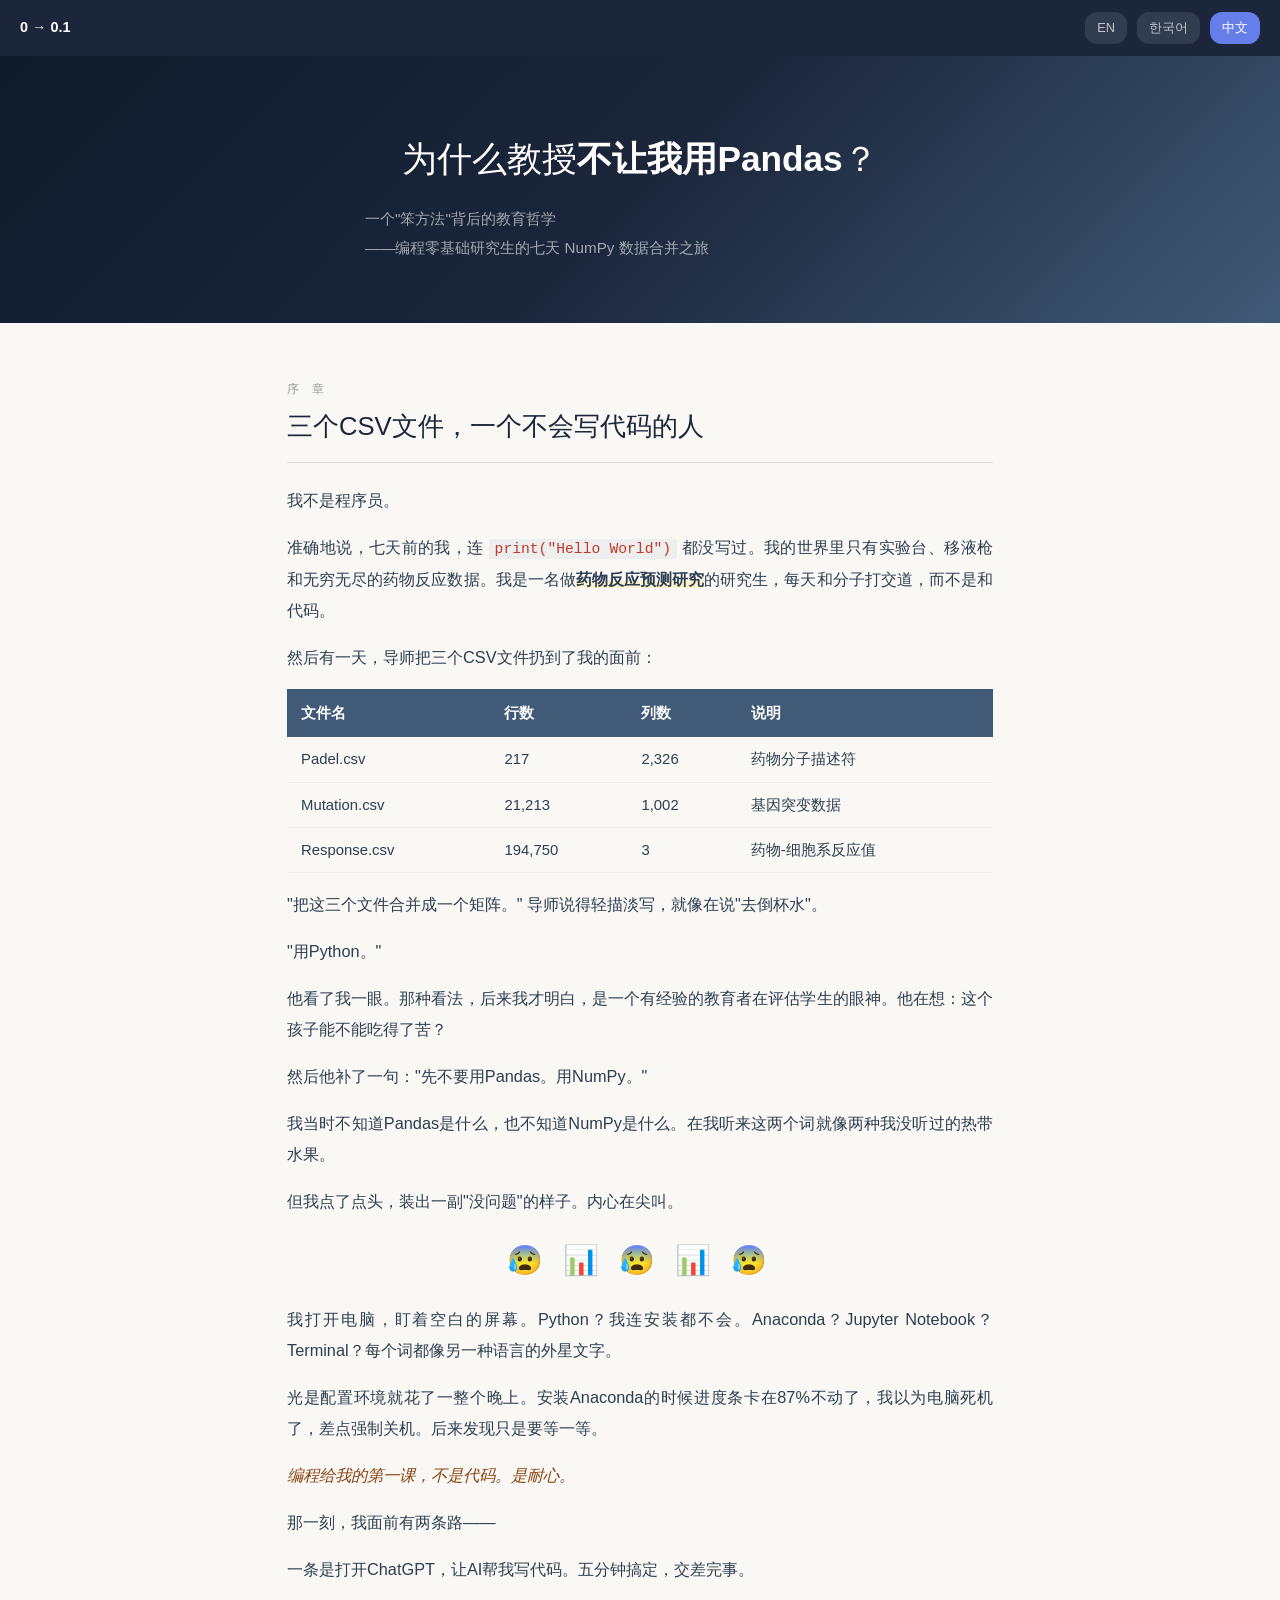
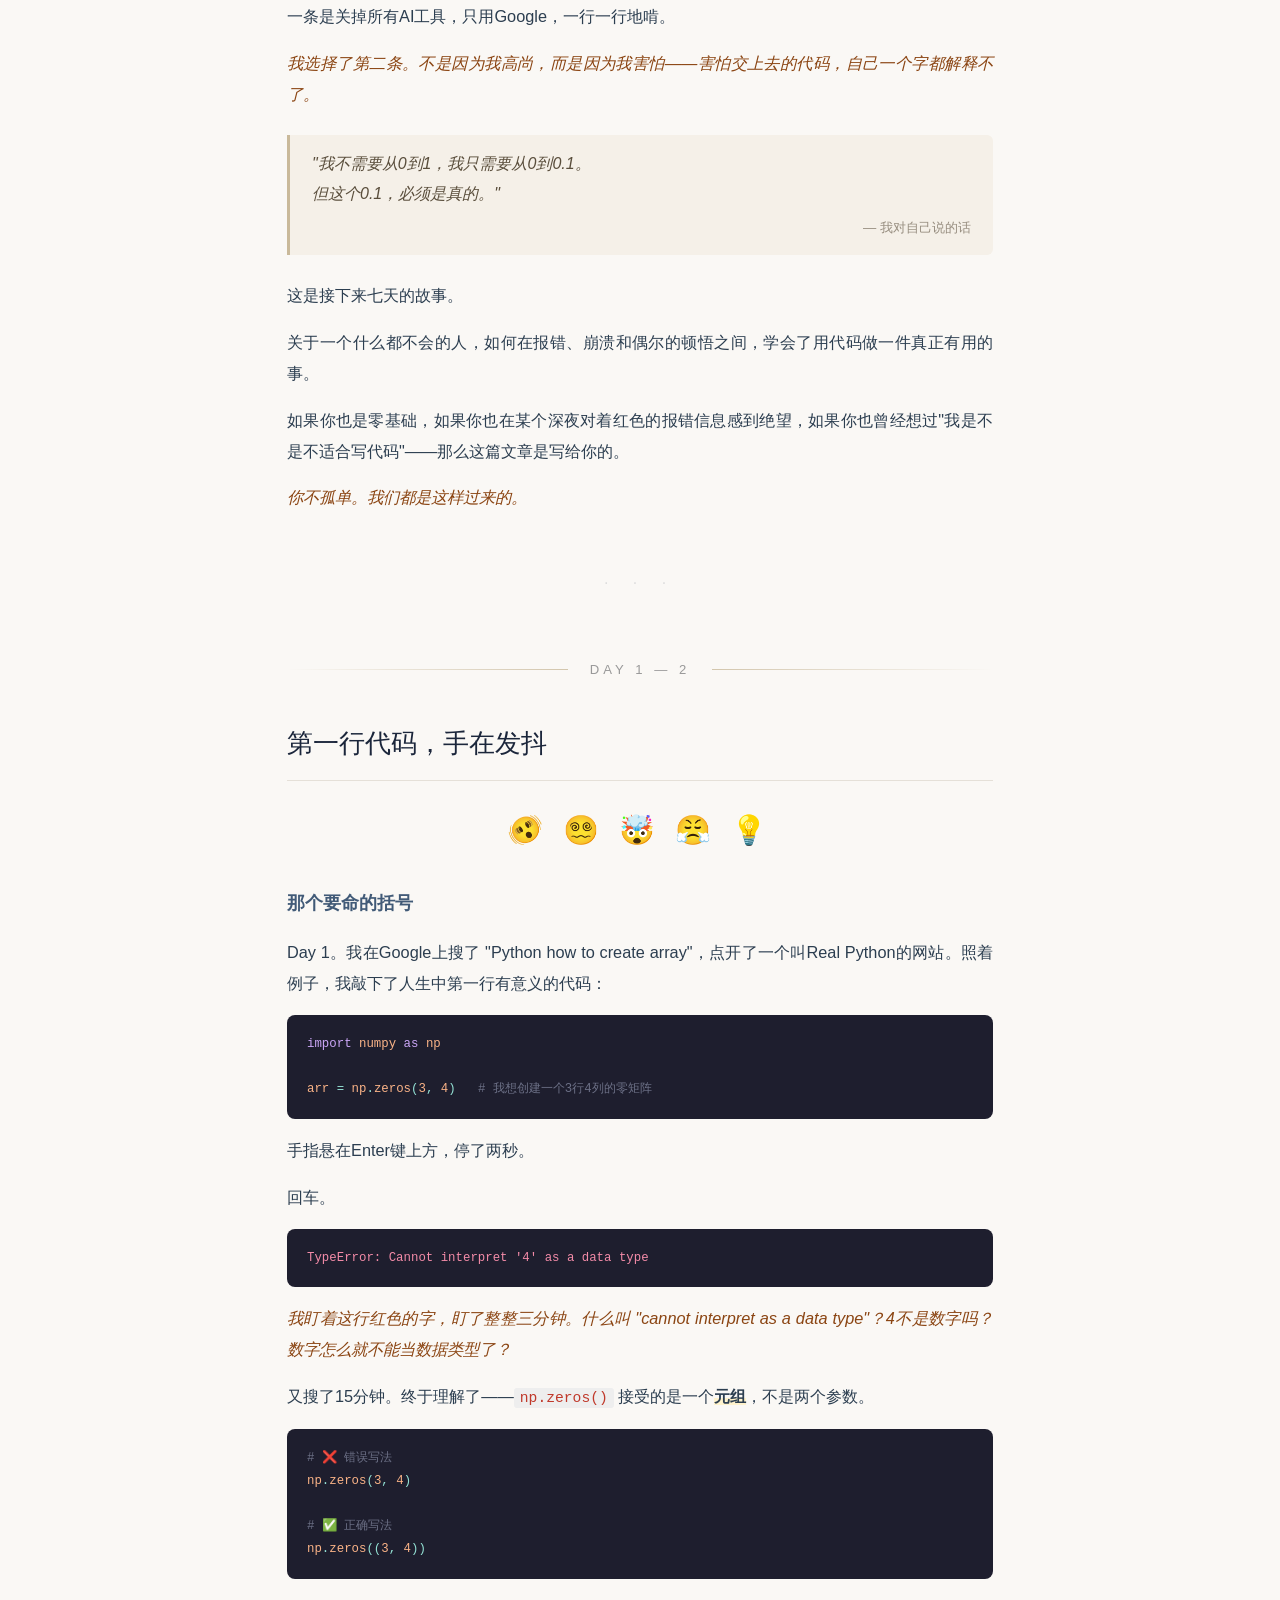
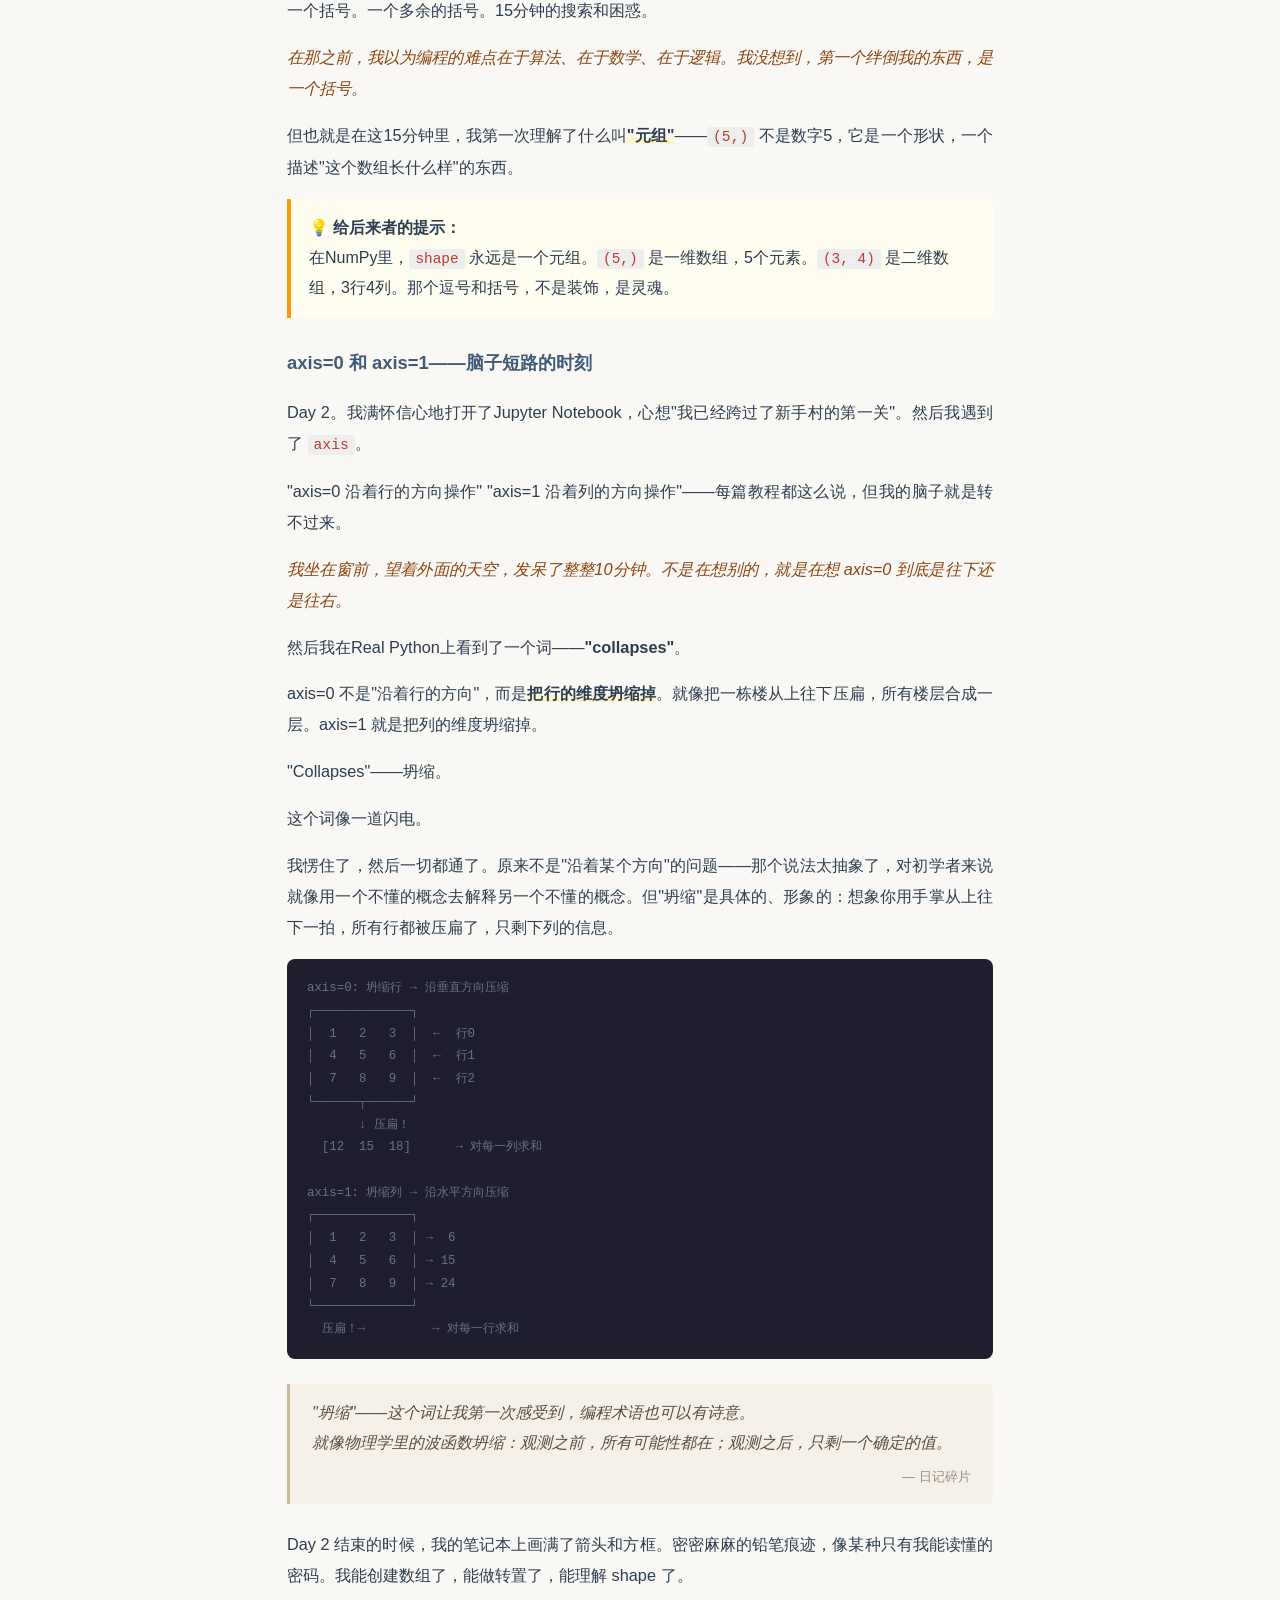
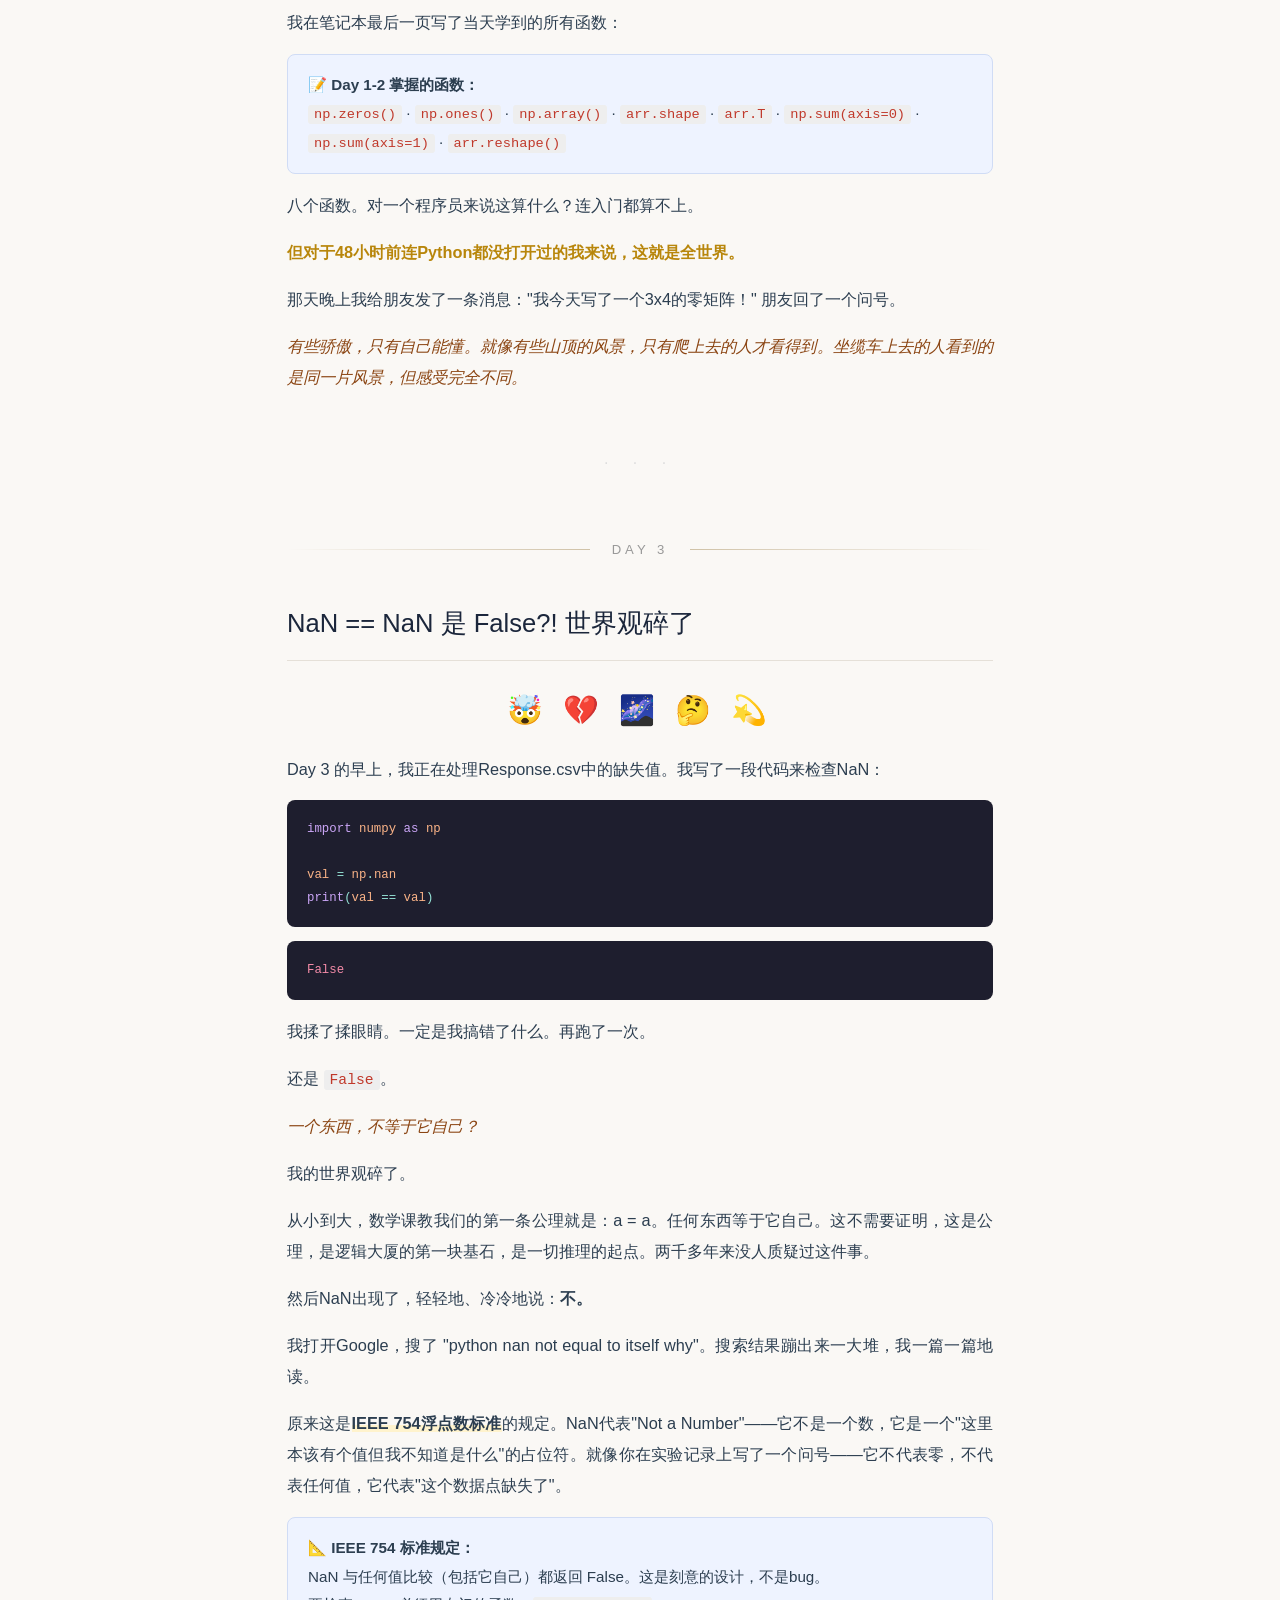
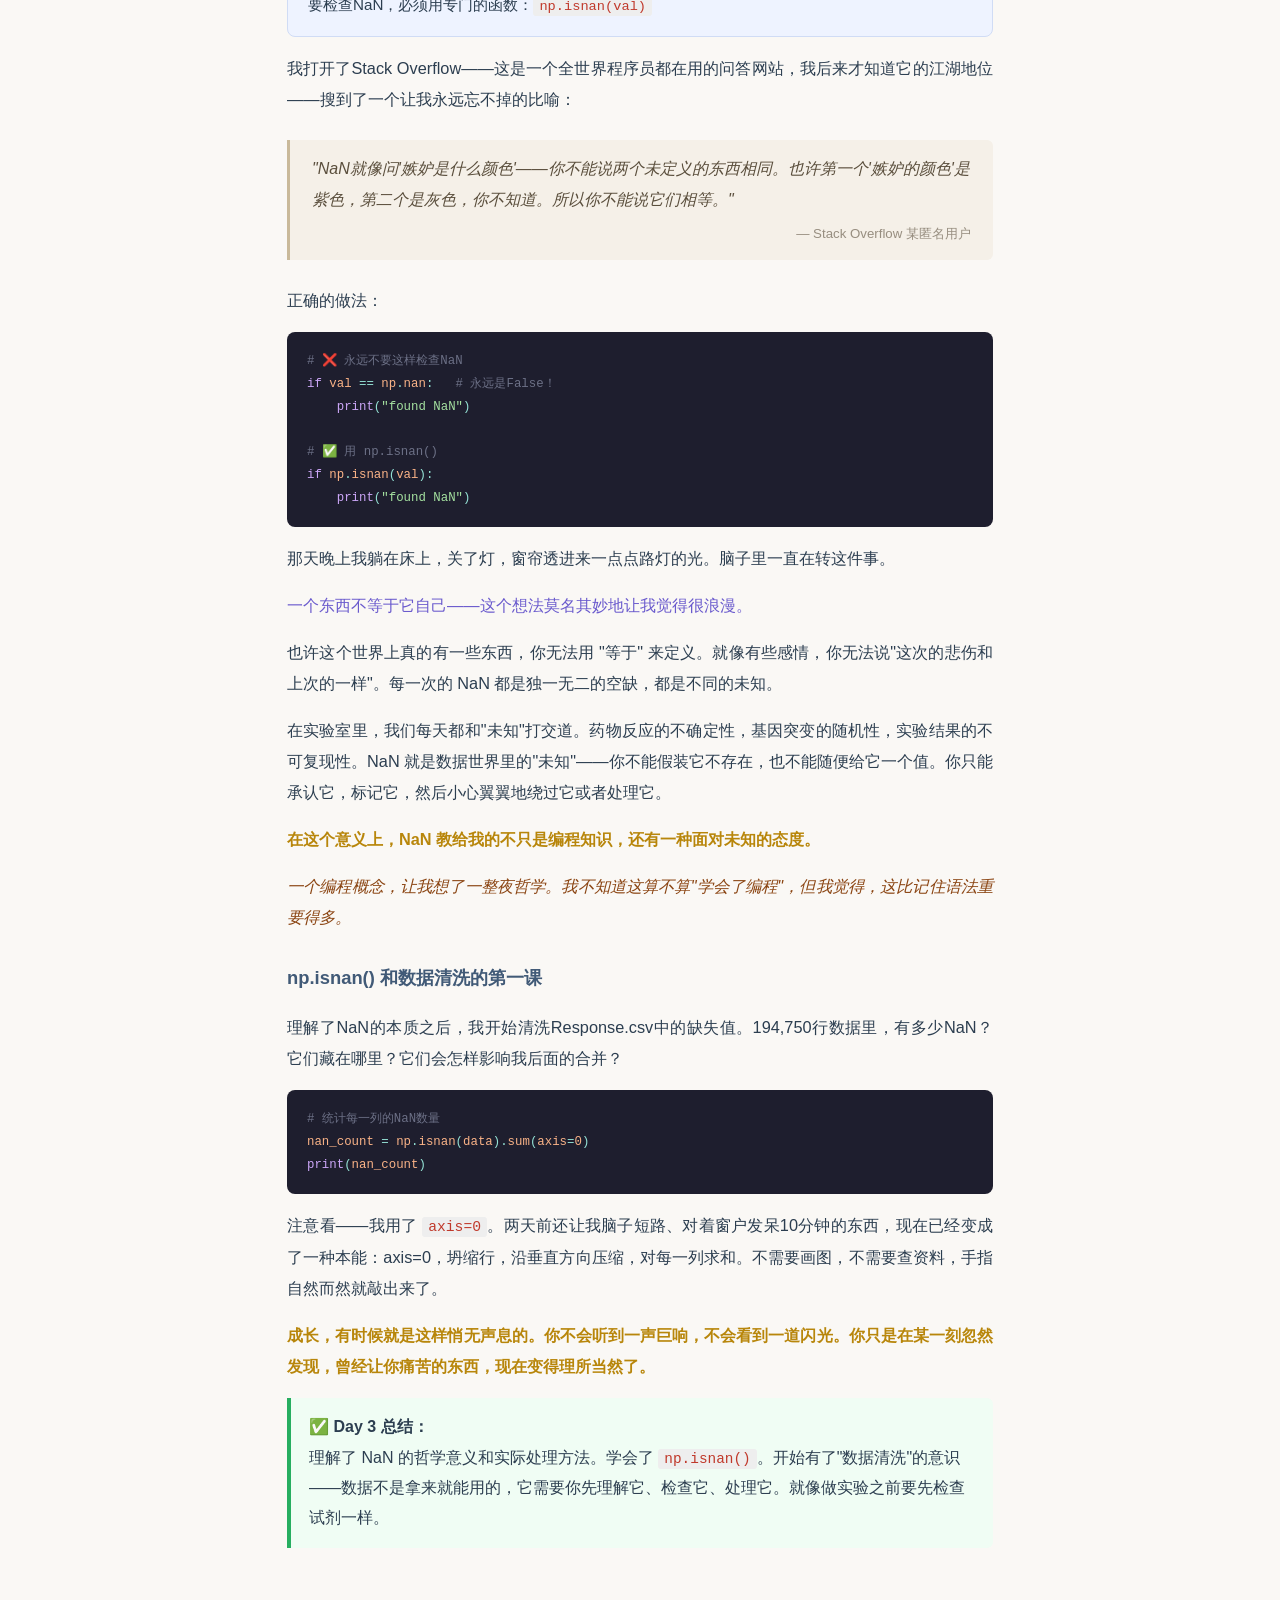
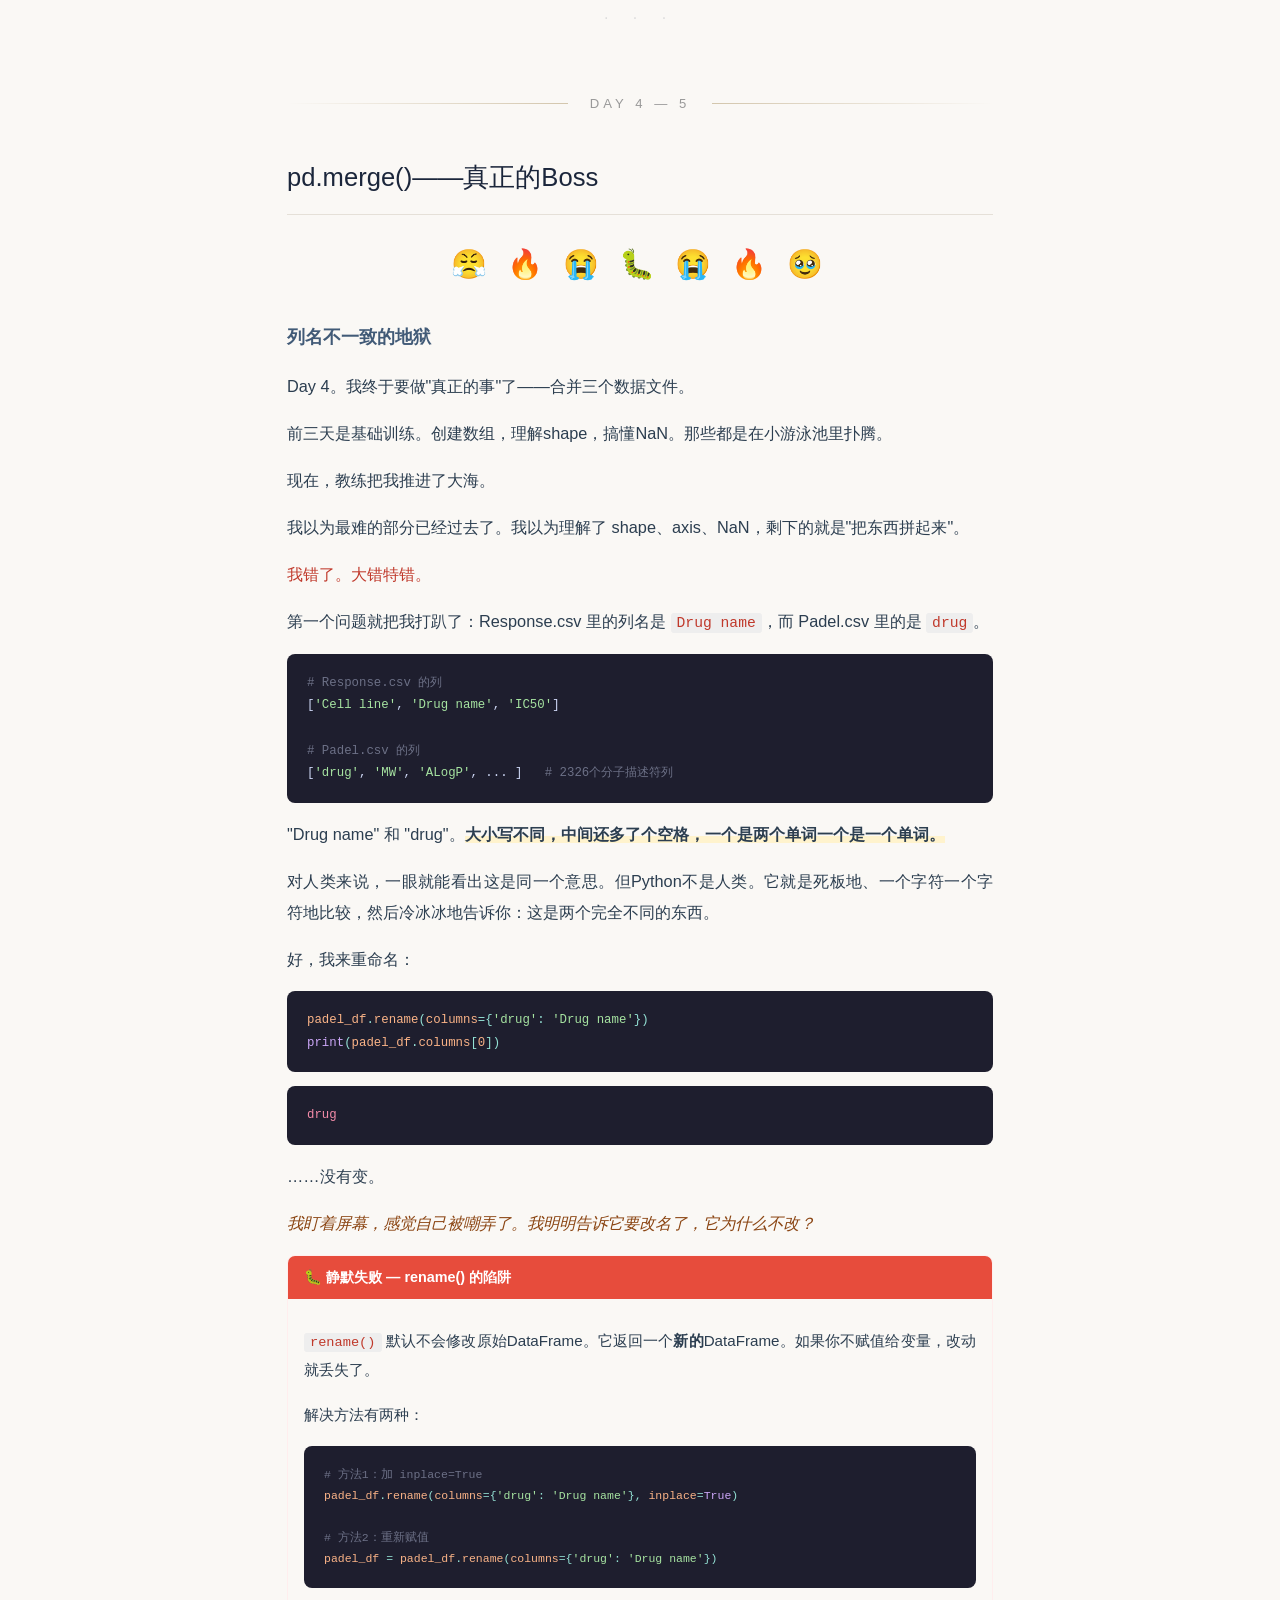
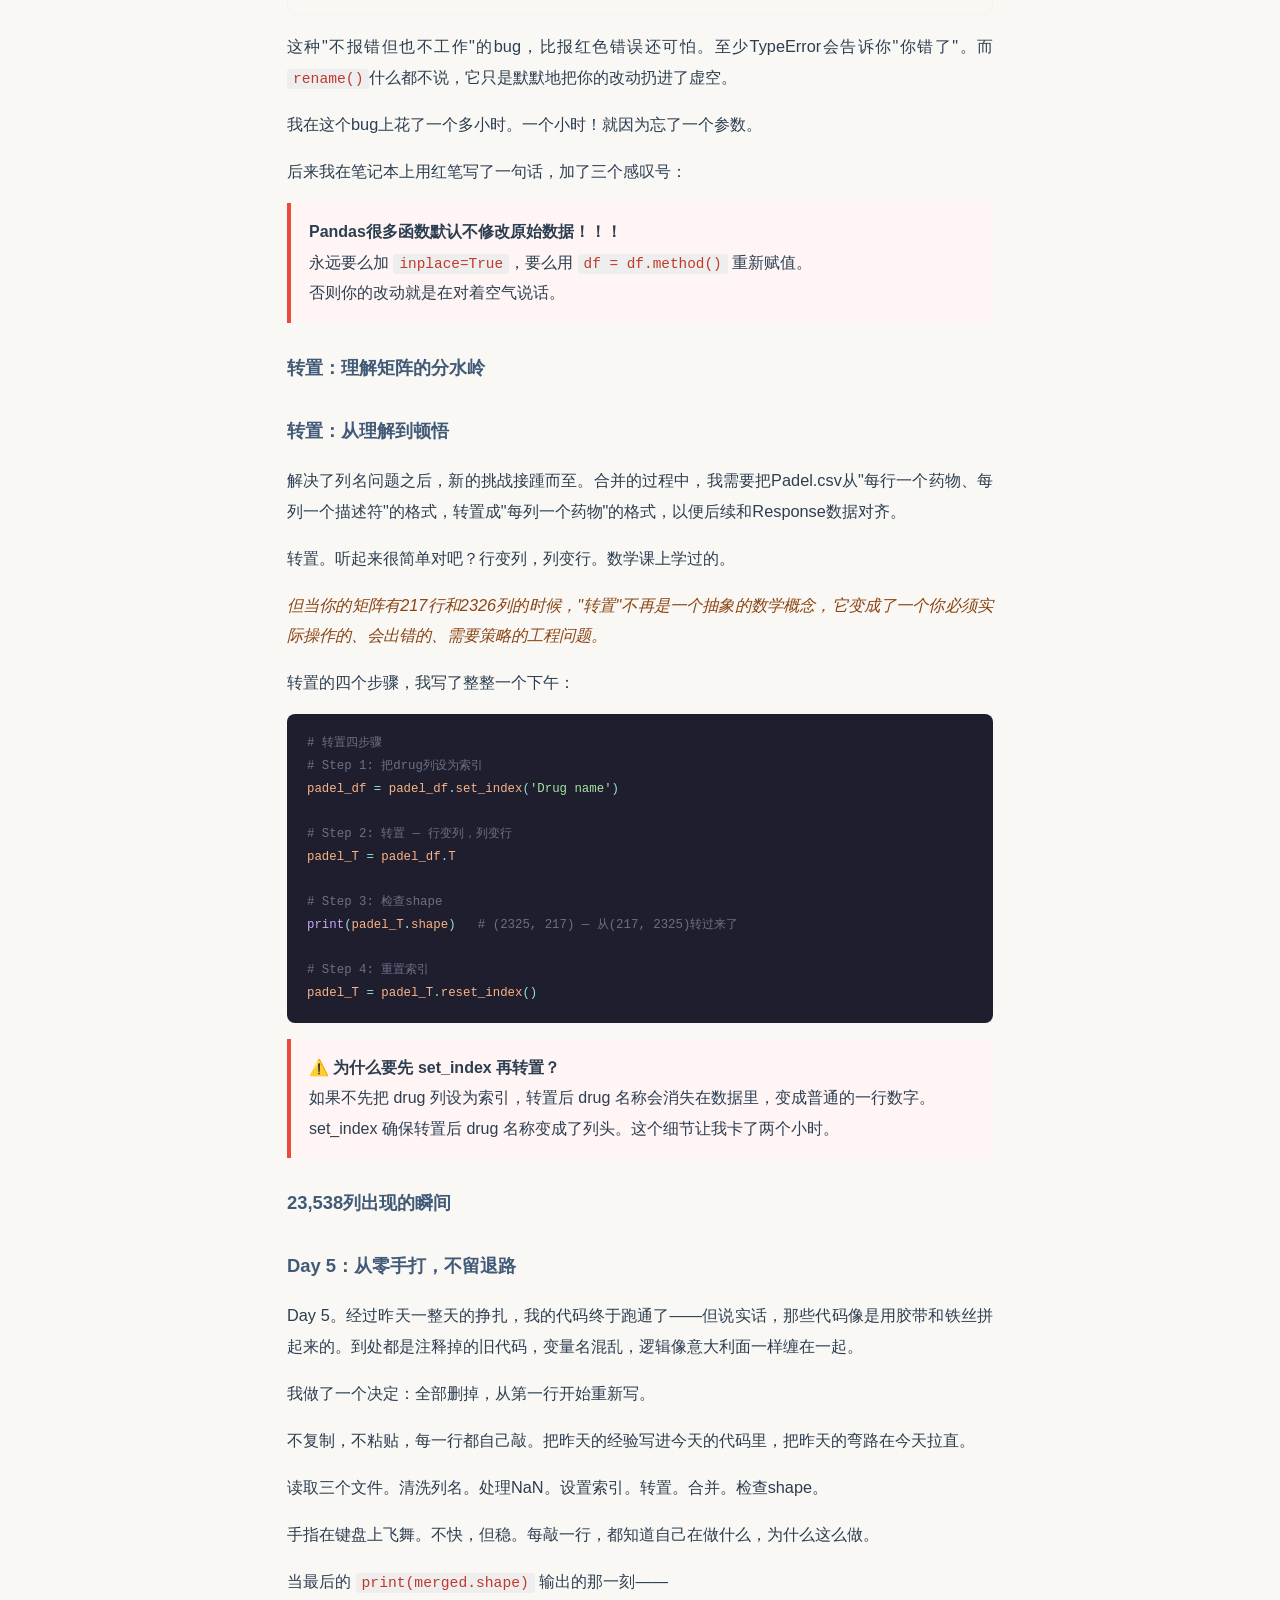
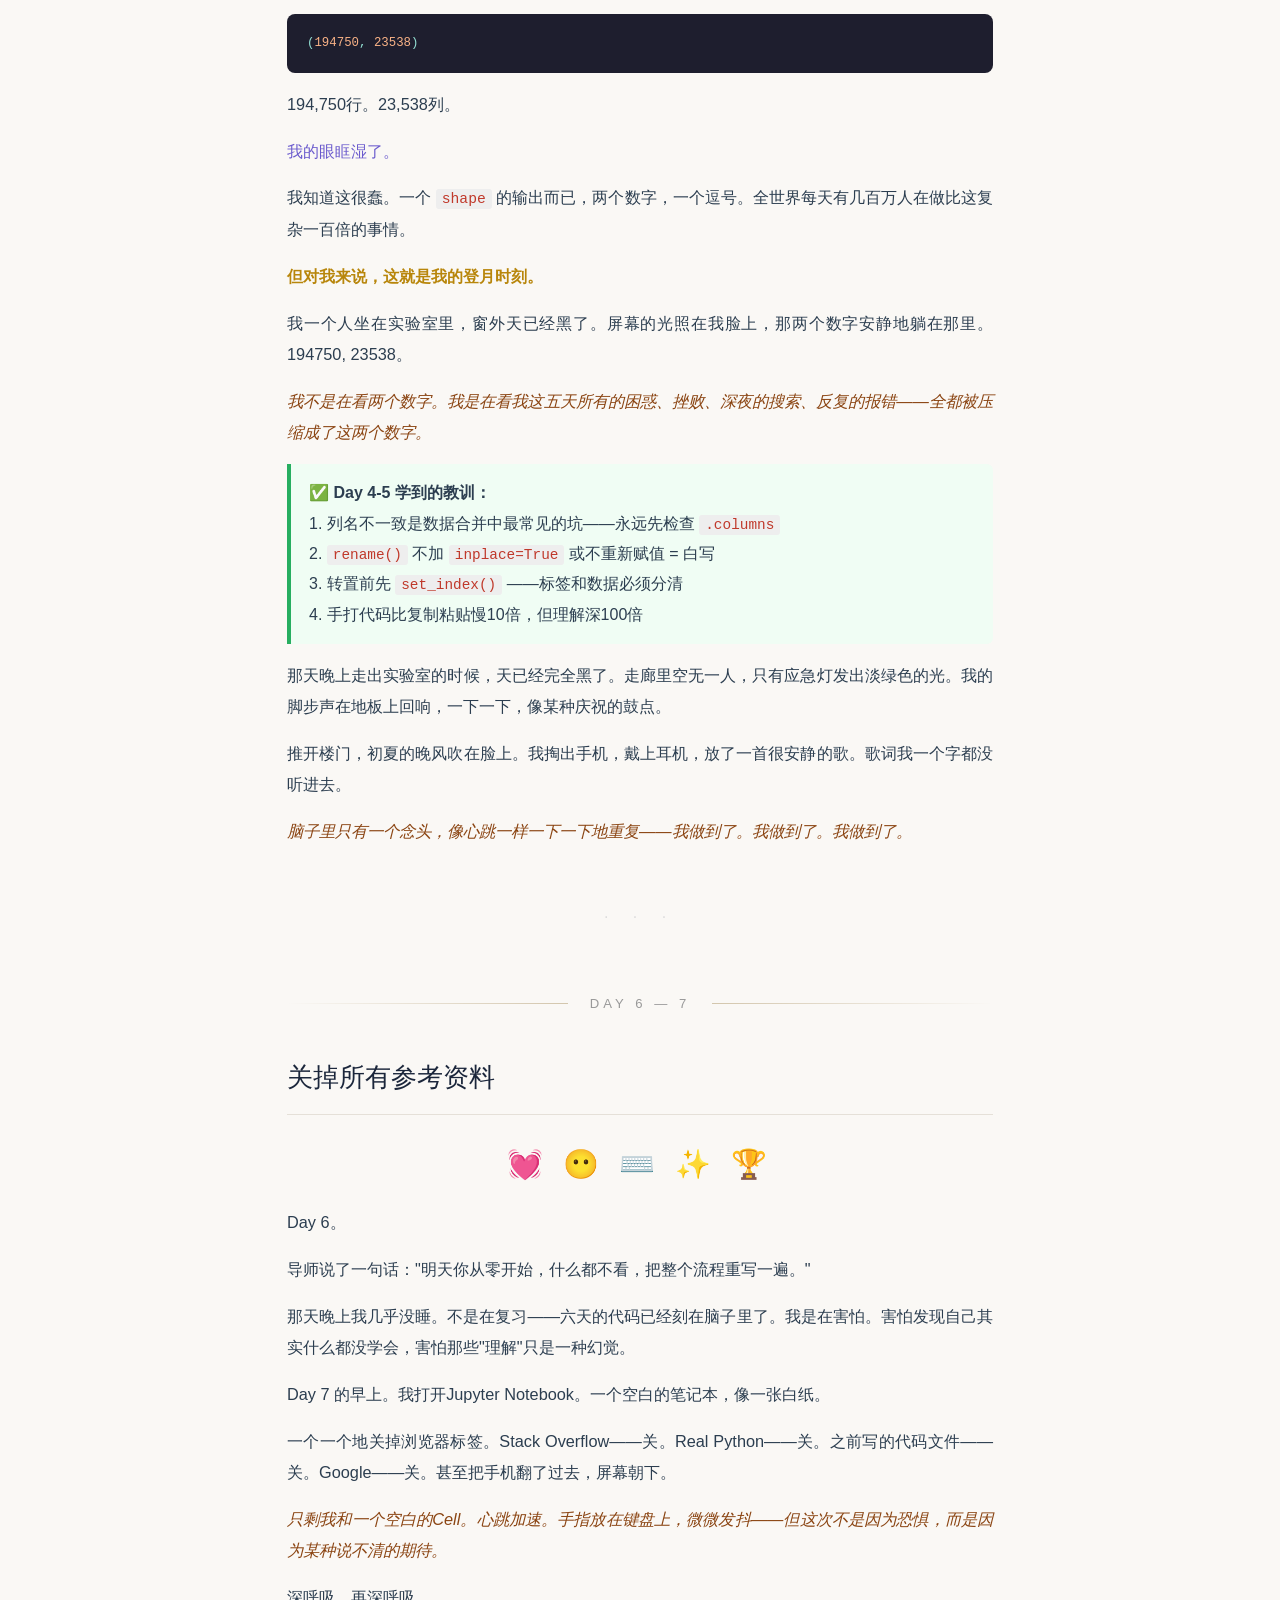
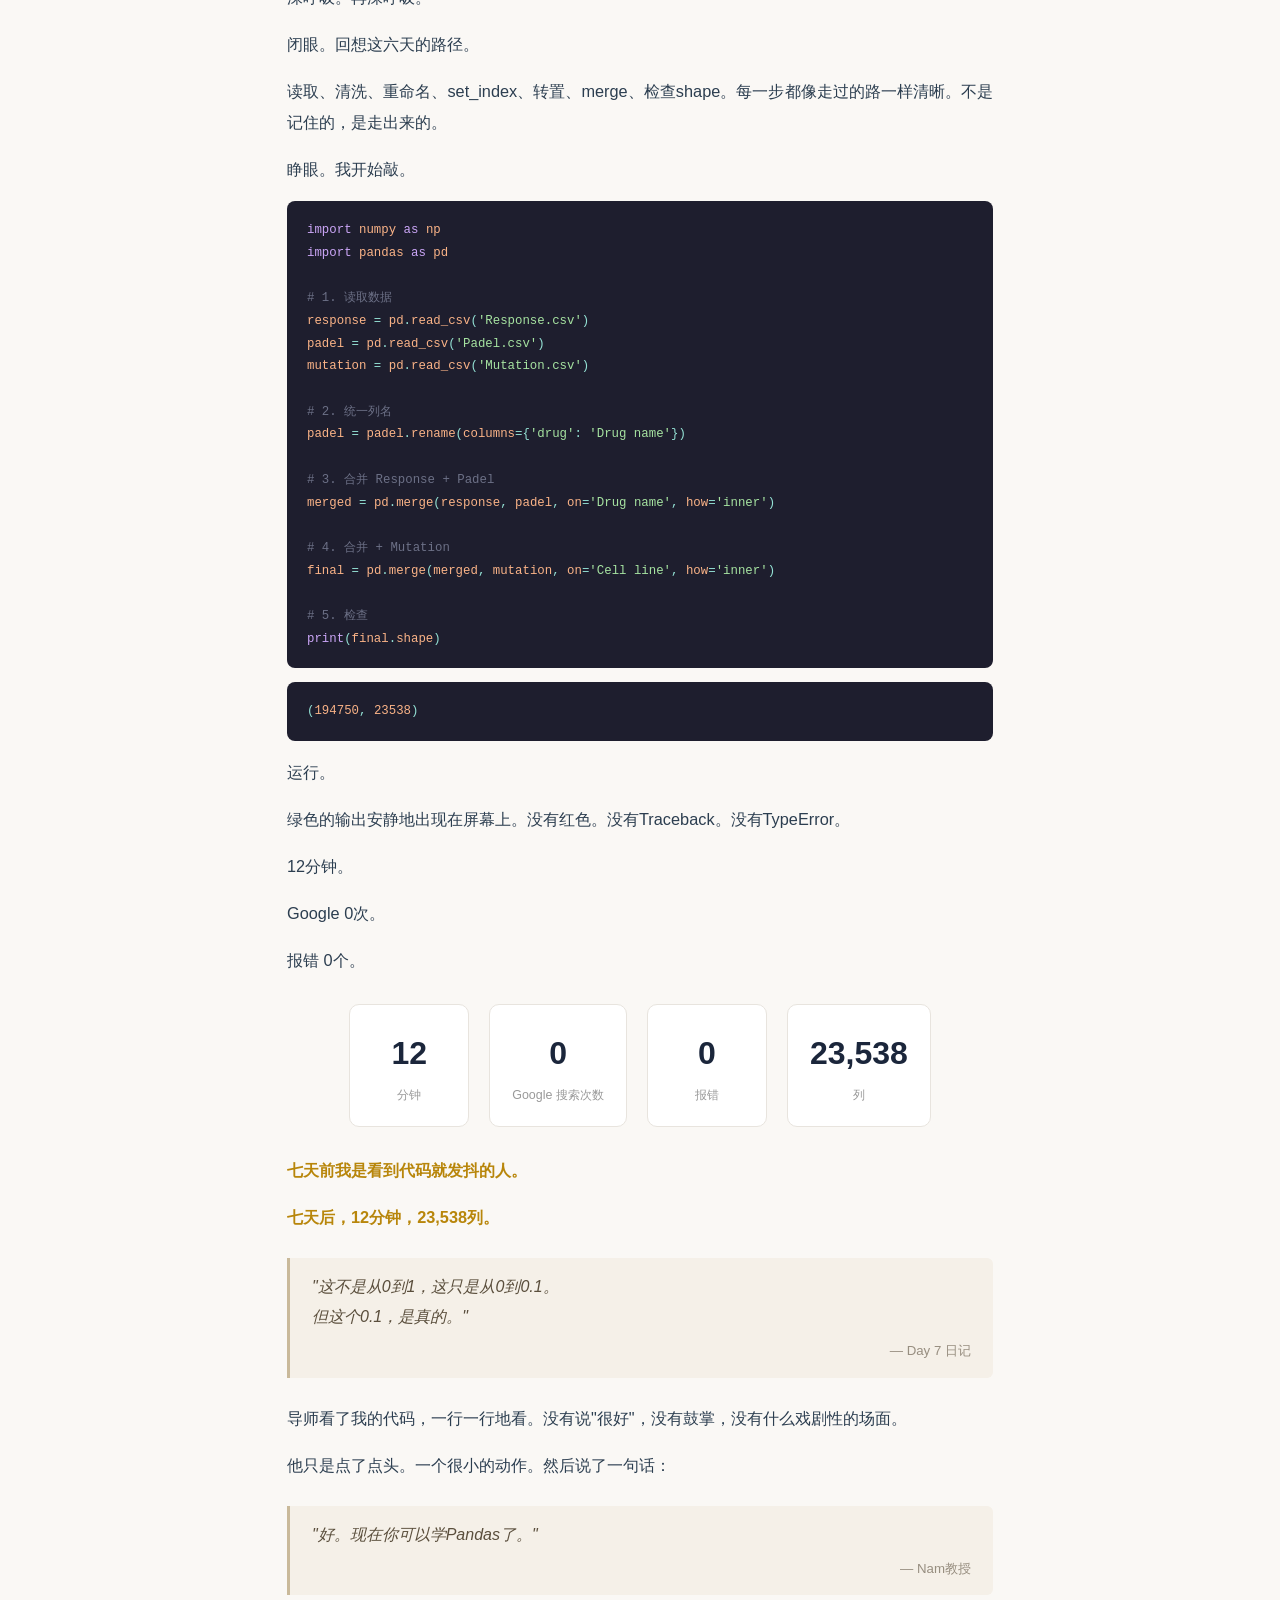
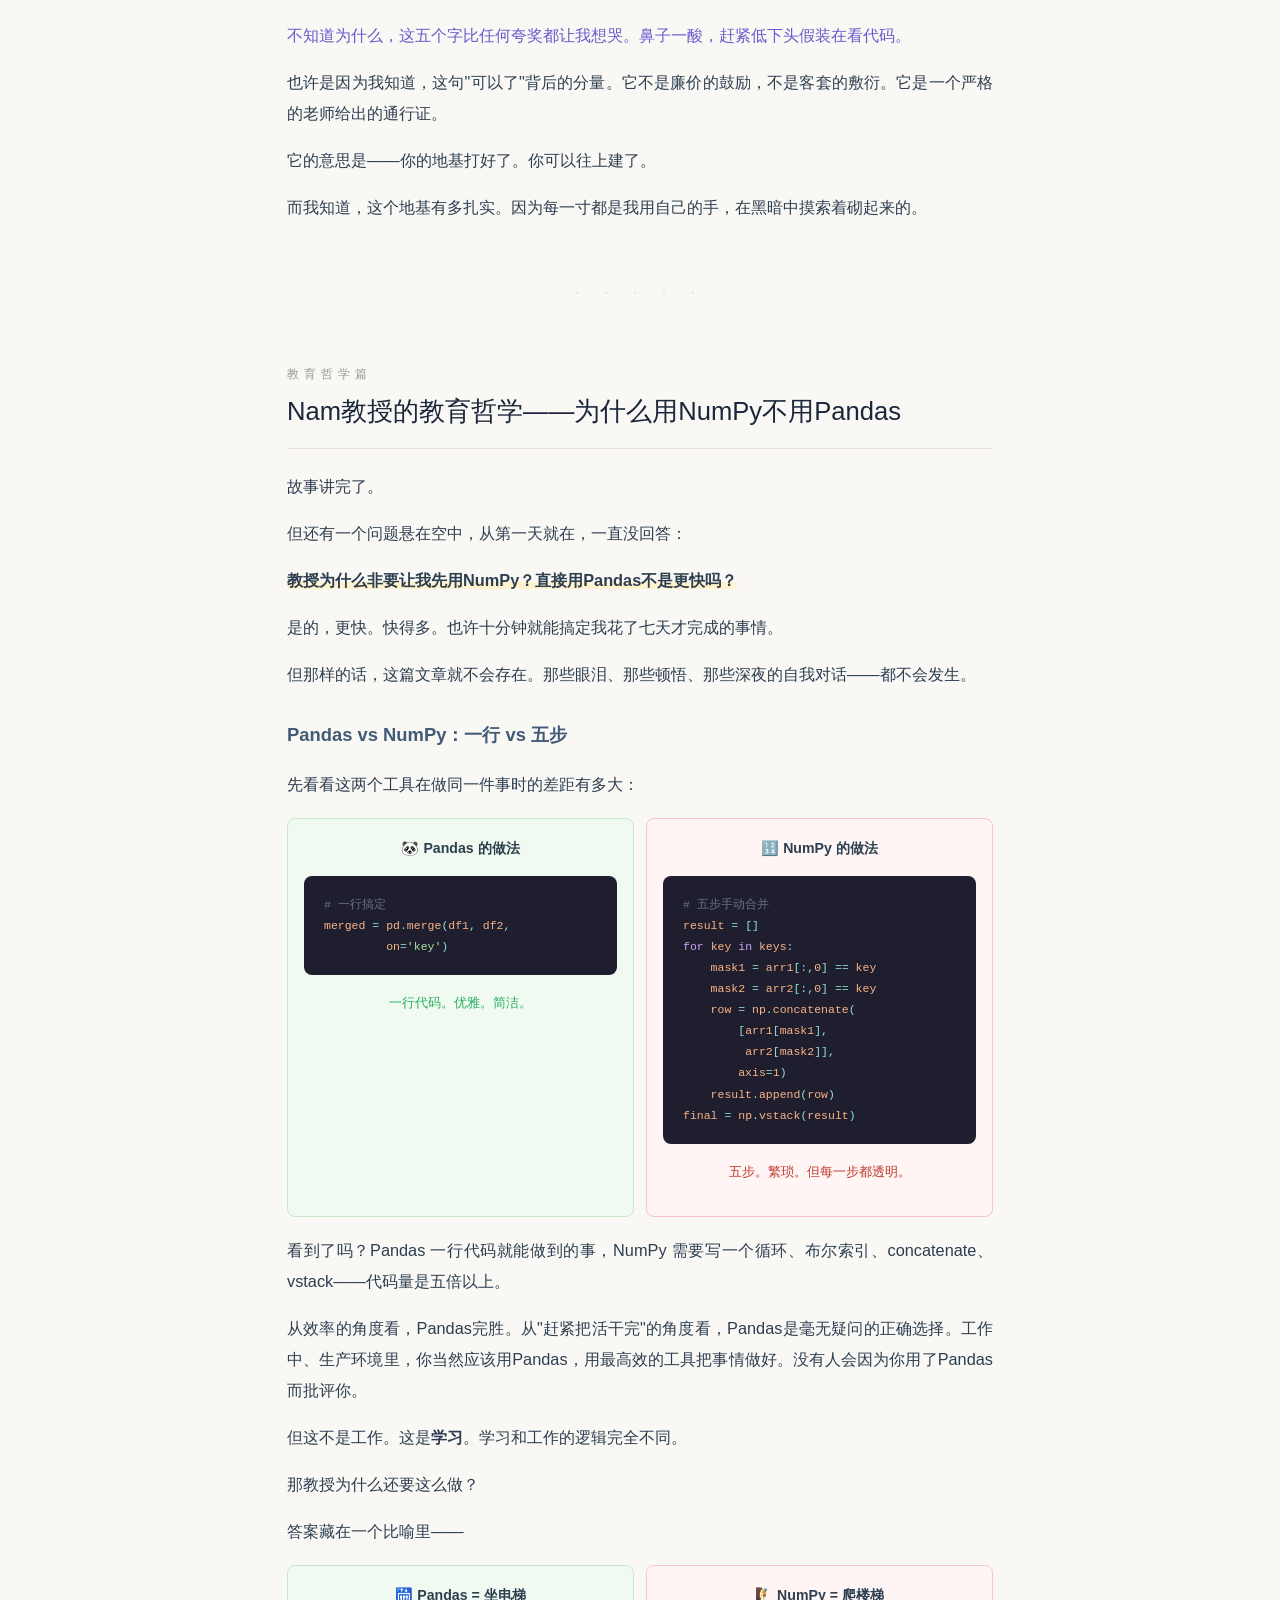
<file: zh.html>
<!DOCTYPE html>
<html lang="zh-CN">
<head>
    <meta charset="UTF-8">
    <meta name="viewport" content="width=device-width, initial-scale=1.0">
    <title>为什么教授不让我用Pandas？— 从0到0.1的七天旅程</title>
    <meta name="description" content="一个编程零基础的研究生，用7天时间学会NumPy数据合并的真实故事。没有AI，只有Google。眼泪、报错和安静的骄傲。">
    <meta name="keywords" content="NumPy, Pandas, Python, 数据合并, 编程初学者, 药物反应预测, 矩阵运算, 数据科学入门">
    <link rel="stylesheet" href="css/style.css">
</head>
<body>

<!-- ========== NAV ========== -->
<nav class="blog-nav">
    <a href="index.html" class="nav-brand">0 → 0.1</a>
    <div class="lang-switch">
        <a href="en.html" class="lang-btn">EN</a>
        <a href="ko.html" class="lang-btn">한국어</a>
        <a href="zh.html" class="lang-btn active">中文</a>
    </div>
</nav>

<!-- ========== HERO ========== -->
<div class="blog-hero">
    <h1>为什么教授<strong>不让我用Pandas</strong>？</h1>
    <p class="sub">一个"笨方法"背后的教育哲学<br>——编程零基础研究生的七天 NumPy 数据合并之旅</p>
</div>

<div class="blog-container">

<!-- ==================== 序章 ==================== -->
<div class="chapter">
    <div class="ch-label">序 章</div>
    <h2>三个CSV文件，一个不会写代码的人</h2>

    <p>我不是程序员。</p>

    <p>准确地说，七天前的我，连 <code>print("Hello World")</code> 都没写过。我的世界里只有实验台、移液枪和无穷无尽的药物反应数据。我是一名做<span class="hl">药物反应预测研究</span>的研究生，每天和分子打交道，而不是和代码。</p>

    <p>然后有一天，导师把三个CSV文件扔到了我的面前：</p>

    <table>
        <tr><th>文件名</th><th>行数</th><th>列数</th><th>说明</th></tr>
        <tr><td>Padel.csv</td><td>217</td><td>2,326</td><td>药物分子描述符</td></tr>
        <tr><td>Mutation.csv</td><td>21,213</td><td>1,002</td><td>基因突变数据</td></tr>
        <tr><td>Response.csv</td><td>194,750</td><td>3</td><td>药物-细胞系反应值</td></tr>
    </table>

    <p>"把这三个文件合并成一个矩阵。" 导师说得轻描淡写，就像在说"去倒杯水"。</p>

    <p>"用Python。"</p>

    <p>他看了我一眼。那种看法，后来我才明白，是一个有经验的教育者在评估学生的眼神。他在想：这个孩子能不能吃得了苦？</p>

    <p>然后他补了一句："先不要用Pandas。用NumPy。"</p>

    <p>我当时不知道Pandas是什么，也不知道NumPy是什么。在我听来这两个词就像两种我没听过的热带水果。</p>

    <p>但我点了点头，装出一副"没问题"的样子。内心在尖叫。</p>

    <div class="mood">😰 📊 😰 📊 😰</div>

    <p>我打开电脑，盯着空白的屏幕。Python？我连安装都不会。Anaconda？Jupyter Notebook？Terminal？每个词都像另一种语言的外星文字。</p>

    <p>光是配置环境就花了一整个晚上。安装Anaconda的时候进度条卡在87%不动了，我以为电脑死机了，差点强制关机。后来发现只是要等一等。</p>

    <p><span class="emotion">编程给我的第一课，不是代码。是耐心。</span></p>

    <p>那一刻，我面前有两条路——</p>

    <p>一条是打开ChatGPT，让AI帮我写代码。五分钟搞定，交差完事。</p>

    <p>一条是关掉所有AI工具，只用Google，一行一行地啃。</p>

    <p><span class="emotion">我选择了第二条。不是因为我高尚，而是因为我害怕——害怕交上去的代码，自己一个字都解释不了。</span></p>

    <div class="quote">
        "我不需要从0到1，我只需要从0到0.1。<br>
        但这个0.1，必须是真的。"
        <span class="author">— 我对自己说的话</span>
    </div>

    <p>这是接下来七天的故事。</p>

    <p>关于一个什么都不会的人，如何在报错、崩溃和偶尔的顿悟之间，学会了用代码做一件真正有用的事。</p>

    <p>如果你也是零基础，如果你也在某个深夜对着红色的报错信息感到绝望，如果你也曾经想过"我是不是不适合写代码"——那么这篇文章是写给你的。</p>

    <p><span class="emotion">你不孤单。我们都是这样过来的。</span></p>
</div>

<div class="divider">· · ·</div>

<!-- ==================== DAY 1-2 ==================== -->
<div class="chapter">
    <div class="day-mark"><span>DAY 1 — 2</span></div>
    <h2>第一行代码，手在发抖</h2>

    <div class="mood">🫨 😵‍💫 🤯 😤 💡</div>

    <h3>那个要命的括号</h3>

    <p>Day 1。我在Google上搜了 "Python how to create array"，点开了一个叫Real Python的网站。照着例子，我敲下了人生中第一行有意义的代码：</p>

<pre><code><span class="k">import</span> <span class="n">numpy</span> <span class="k">as</span> <span class="n">np</span>

<span class="n">arr</span> <span class="o">=</span> <span class="n">np</span><span class="o">.</span><span class="n">zeros</span><span class="o">(</span><span class="n">3</span><span class="o">,</span> <span class="n">4</span><span class="o">)</span>   <span class="c"># 我想创建一个3行4列的零矩阵</span>
</code></pre>

    <p>手指悬在Enter键上方，停了两秒。</p>

    <p>回车。</p>

<pre><code><span class="e">TypeError: Cannot interpret '4' as a data type</span>
</code></pre>

    <p><span class="emotion">我盯着这行红色的字，盯了整整三分钟。什么叫 "cannot interpret as a data type"？4不是数字吗？数字怎么就不能当数据类型了？</span></p>

    <p>又搜了15分钟。终于理解了——<code>np.zeros()</code> 接受的是一个<span class="hl">元组</span>，不是两个参数。</p>

<pre><code><span class="c"># ❌ 错误写法</span>
<span class="n">np</span><span class="o">.</span><span class="n">zeros</span><span class="o">(</span><span class="n">3</span><span class="o">,</span> <span class="n">4</span><span class="o">)</span>

<span class="c"># ✅ 正确写法</span>
<span class="n">np</span><span class="o">.</span><span class="n">zeros</span><span class="o">((</span><span class="n">3</span><span class="o">,</span> <span class="n">4</span><span class="o">))</span>
</code></pre>

    <p>一个括号。一个多余的括号。15分钟的搜索和困惑。</p>

    <p><span class="emotion">在那之前，我以为编程的难点在于算法、在于数学、在于逻辑。我没想到，第一个绊倒我的东西，是一个括号。</span></p>

    <p>但也就是在这15分钟里，我第一次理解了什么叫<span class="hl">"元组"</span>——<code>(5,)</code> 不是数字5，它是一个形状，一个描述"这个数组长什么样"的东西。</p>

    <div class="tip-box">
        <strong>💡 给后来者的提示：</strong><br>
        在NumPy里，<code>shape</code> 永远是一个元组。<code>(5,)</code> 是一维数组，5个元素。<code>(3, 4)</code> 是二维数组，3行4列。那个逗号和括号，不是装饰，是灵魂。
    </div>

    <h3>axis=0 和 axis=1——脑子短路的时刻</h3>

    <p>Day 2。我满怀信心地打开了Jupyter Notebook，心想"我已经跨过了新手村的第一关"。然后我遇到了 <code>axis</code>。</p>

    <p>"axis=0 沿着行的方向操作" "axis=1 沿着列的方向操作"——每篇教程都这么说，但我的脑子就是转不过来。</p>

    <p><span class="emotion">我坐在窗前，望着外面的天空，发呆了整整10分钟。不是在想别的，就是在想 axis=0 到底是往下还是往右。</span></p>

    <p>然后我在Real Python上看到了一个词——<strong>"collapses"</strong>。</p>

    <p>axis=0 不是"沿着行的方向"，而是<span class="hl">把行的维度坍缩掉</span>。就像把一栋楼从上往下压扁，所有楼层合成一层。axis=1 就是把列的维度坍缩掉。</p>

    <p>"Collapses"——坍缩。</p>

    <p>这个词像一道闪电。</p>

    <p>我愣住了，然后一切都通了。原来不是"沿着某个方向"的问题——那个说法太抽象了，对初学者来说就像用一个不懂的概念去解释另一个不懂的概念。但"坍缩"是具体的、形象的：想象你用手掌从上往下一拍，所有行都被压扁了，只剩下列的信息。</p>

<pre><code><span class="c">axis=0: 坍缩行 → 沿垂直方向压缩</span>
<span class="c">┌─────────────┐</span>
<span class="c">│  1   2   3  │  ←  行0</span>
<span class="c">│  4   5   6  │  ←  行1</span>
<span class="c">│  7   8   9  │  ←  行2</span>
<span class="c">└──────┬──────┘</span>
<span class="c">       ↓ 压扁！</span>
<span class="c">  [12  15  18]      → 对每一列求和</span>
<span class="c"></span>
<span class="c">axis=1: 坍缩列 → 沿水平方向压缩</span>
<span class="c">┌─────────────┐</span>
<span class="c">│  1   2   3  │ →  6</span>
<span class="c">│  4   5   6  │ → 15</span>
<span class="c">│  7   8   9  │ → 24</span>
<span class="c">└─────────────┘</span>
<span class="c">  压扁！→         → 对每一行求和</span>
</code></pre>

    <div class="quote">
        "坍缩"——这个词让我第一次感受到，编程术语也可以有诗意。<br>
        就像物理学里的波函数坍缩：观测之前，所有可能性都在；观测之后，只剩一个确定的值。
        <span class="author">— 日记碎片</span>
    </div>

    <p>Day 2 结束的时候，我的笔记本上画满了箭头和方框。密密麻麻的铅笔痕迹，像某种只有我能读懂的密码。我能创建数组了，能做转置了，能理解 shape 了。</p>

    <p>我在笔记本最后一页写了当天学到的所有函数：</p>

    <div class="info-box">
        <strong>📝 Day 1-2 掌握的函数：</strong><br>
        <code>np.zeros()</code> · <code>np.ones()</code> · <code>np.array()</code> · <code>arr.shape</code> · <code>arr.T</code> · <code>np.sum(axis=0)</code> · <code>np.sum(axis=1)</code> · <code>arr.reshape()</code>
    </div>

    <p>八个函数。对一个程序员来说这算什么？连入门都算不上。</p>

    <p><span class="pride">但对于48小时前连Python都没打开过的我来说，这就是全世界。</span></p>

    <p>那天晚上我给朋友发了一条消息："我今天写了一个3x4的零矩阵！" 朋友回了一个问号。</p>

    <p><span class="emotion">有些骄傲，只有自己能懂。就像有些山顶的风景，只有爬上去的人才看得到。坐缆车上去的人看到的是同一片风景，但感受完全不同。</span></p>
</div>

<div class="divider">· · ·</div>

<!-- ==================== DAY 3 ==================== -->
<div class="chapter">
    <div class="day-mark"><span>DAY 3</span></div>
    <h2>NaN == NaN 是 False?! 世界观碎了</h2>

    <div class="mood">🤯 💔 🌌 🤔 💫</div>

    <p>Day 3 的早上，我正在处理Response.csv中的缺失值。我写了一段代码来检查NaN：</p>

<pre><code><span class="k">import</span> <span class="n">numpy</span> <span class="k">as</span> <span class="n">np</span>

<span class="n">val</span> <span class="o">=</span> <span class="n">np</span><span class="o">.</span><span class="n">nan</span>
<span class="k">print</span><span class="o">(</span><span class="n">val</span> <span class="o">==</span> <span class="n">val</span><span class="o">)</span>
</code></pre>

<pre><code><span class="e">False</span>
</code></pre>

    <p>我揉了揉眼睛。一定是我搞错了什么。再跑了一次。</p>

    <p>还是 <code>False</code>。</p>

    <p><span class="emotion">一个东西，不等于它自己？</span></p>

    <p>我的世界观碎了。</p>

    <p>从小到大，数学课教我们的第一条公理就是：a = a。任何东西等于它自己。这不需要证明，这是公理，是逻辑大厦的第一块基石，是一切推理的起点。两千多年来没人质疑过这件事。</p>

    <p>然后NaN出现了，轻轻地、冷冷地说：<strong>不。</strong></p>

    <p>我打开Google，搜了 "python nan not equal to itself why"。搜索结果蹦出来一大堆，我一篇一篇地读。</p>

    <p>原来这是<span class="hl">IEEE 754浮点数标准</span>的规定。NaN代表"Not a Number"——它不是一个数，它是一个"这里本该有个值但我不知道是什么"的占位符。就像你在实验记录上写了一个问号——它不代表零，不代表任何值，它代表"这个数据点缺失了"。</p>

    <div class="info-box">
        <strong>📐 IEEE 754 标准规定：</strong><br>
        NaN 与任何值比较（包括它自己）都返回 False。这是刻意的设计，不是bug。<br>
        要检查NaN，必须用专门的函数：<code>np.isnan(val)</code>
    </div>

    <p>我打开了Stack Overflow——这是一个全世界程序员都在用的问答网站，我后来才知道它的江湖地位——搜到了一个让我永远忘不掉的比喻：</p>

    <div class="quote">
        "NaN就像问'嫉妒是什么颜色'——你不能说两个未定义的东西相同。也许第一个'嫉妒的颜色'是紫色，第二个是灰色，你不知道。所以你不能说它们相等。"
        <span class="author">— Stack Overflow 某匿名用户</span>
    </div>

    <p>正确的做法：</p>

<pre><code><span class="c"># ❌ 永远不要这样检查NaN</span>
<span class="k">if</span> <span class="n">val</span> <span class="o">==</span> <span class="n">np</span><span class="o">.</span><span class="n">nan</span><span class="o">:</span>   <span class="c"># 永远是False！</span>
    <span class="k">print</span><span class="o">(</span><span class="s">"found NaN"</span><span class="o">)</span>

<span class="c"># ✅ 用 np.isnan()</span>
<span class="k">if</span> <span class="n">np</span><span class="o">.</span><span class="n">isnan</span><span class="o">(</span><span class="n">val</span><span class="o">):</span>
    <span class="k">print</span><span class="o">(</span><span class="s">"found NaN"</span><span class="o">)</span>
</code></pre>

    <p>那天晚上我躺在床上，关了灯，窗帘透进来一点点路灯的光。脑子里一直在转这件事。</p>

    <p><span class="tears">一个东西不等于它自己——这个想法莫名其妙地让我觉得很浪漫。</span></p>

    <p>也许这个世界上真的有一些东西，你无法用 "等于" 来定义。就像有些感情，你无法说"这次的悲伤和上次的一样"。每一次的 NaN 都是独一无二的空缺，都是不同的未知。</p>

    <p>在实验室里，我们每天都和"未知"打交道。药物反应的不确定性，基因突变的随机性，实验结果的不可复现性。NaN 就是数据世界里的"未知"——你不能假装它不存在，也不能随便给它一个值。你只能承认它，标记它，然后小心翼翼地绕过它或者处理它。</p>

    <p><span class="pride">在这个意义上，NaN 教给我的不只是编程知识，还有一种面对未知的态度。</span></p>

    <p><span class="emotion">一个编程概念，让我想了一整夜哲学。我不知道这算不算"学会了编程"，但我觉得，这比记住语法重要得多。</span></p>

    <h3>np.isnan() 和数据清洗的第一课</h3>

    <p>理解了NaN的本质之后，我开始清洗Response.csv中的缺失值。194,750行数据里，有多少NaN？它们藏在哪里？它们会怎样影响我后面的合并？</p>

<pre><code><span class="c"># 统计每一列的NaN数量</span>
<span class="n">nan_count</span> <span class="o">=</span> <span class="n">np</span><span class="o">.</span><span class="n">isnan</span><span class="o">(</span><span class="n">data</span><span class="o">).</span><span class="n">sum</span><span class="o">(</span><span class="n">axis</span><span class="o">=</span><span class="n">0</span><span class="o">)</span>
<span class="k">print</span><span class="o">(</span><span class="n">nan_count</span><span class="o">)</span>
</code></pre>

    <p>注意看——我用了 <code>axis=0</code>。两天前还让我脑子短路、对着窗户发呆10分钟的东西，现在已经变成了一种本能：axis=0，坍缩行，沿垂直方向压缩，对每一列求和。不需要画图，不需要查资料，手指自然而然就敲出来了。</p>

    <p><span class="pride">成长，有时候就是这样悄无声息的。你不会听到一声巨响，不会看到一道闪光。你只是在某一刻忽然发现，曾经让你痛苦的东西，现在变得理所当然了。</span></p>

    <div class="ok-box">
        <strong>✅ Day 3 总结：</strong><br>
        理解了 NaN 的哲学意义和实际处理方法。学会了 <code>np.isnan()</code>。开始有了"数据清洗"的意识——数据不是拿来就能用的，它需要你先理解它、检查它、处理它。就像做实验之前要先检查试剂一样。
    </div>
</div>

<div class="divider">· · ·</div>

<!-- ==================== DAY 4-5 ==================== -->
<div class="chapter">
    <div class="day-mark"><span>DAY 4 — 5</span></div>
    <h2>pd.merge()——真正的Boss</h2>

    <div class="mood">😤 🔥 😭 🐛 😭 🔥 🥹</div>

    <h3>列名不一致的地狱</h3>

    <p>Day 4。我终于要做"真正的事"了——合并三个数据文件。</p>

    <p>前三天是基础训练。创建数组，理解shape，搞懂NaN。那些都是在小游泳池里扑腾。</p>

    <p>现在，教练把我推进了大海。</p>

    <p>我以为最难的部分已经过去了。我以为理解了 shape、axis、NaN，剩下的就是"把东西拼起来"。</p>

    <p><span class="anger">我错了。大错特错。</span></p>

    <p>第一个问题就把我打趴了：Response.csv 里的列名是 <code>Drug name</code>，而 Padel.csv 里的是 <code>drug</code>。</p>

<pre><code><span class="c"># Response.csv 的列</span>
[<span class="s">'Cell line'</span>, <span class="s">'Drug name'</span>, <span class="s">'IC50'</span>]

<span class="c"># Padel.csv 的列</span>
[<span class="s">'drug'</span>, <span class="s">'MW'</span>, <span class="s">'ALogP'</span>, ... ]   <span class="c"># 2326个分子描述符列</span>
</code></pre>

    <p>"Drug name" 和 "drug"。<span class="hl">大小写不同，中间还多了个空格，一个是两个单词一个是一个单词。</span></p>

    <p>对人类来说，一眼就能看出这是同一个意思。但Python不是人类。它就是死板地、一个字符一个字符地比较，然后冷冰冰地告诉你：这是两个完全不同的东西。</p>

    <p>好，我来重命名：</p>

<pre><code><span class="n">padel_df</span><span class="o">.</span><span class="n">rename</span><span class="o">(</span><span class="n">columns</span><span class="o">={</span><span class="s">'drug'</span><span class="o">:</span> <span class="s">'Drug name'</span><span class="o">})</span>
<span class="k">print</span><span class="o">(</span><span class="n">padel_df</span><span class="o">.</span><span class="n">columns</span><span class="o">[</span><span class="n">0</span><span class="o">])</span>
</code></pre>

<pre><code><span class="e">drug</span>
</code></pre>

    <p>……没有变。</p>

    <p><span class="emotion">我盯着屏幕，感觉自己被嘲弄了。我明明告诉它要改名了，它为什么不改？</span></p>

    <div class="err-card">
        <div class="err-head">🐛 静默失败 — rename() 的陷阱</div>
        <div class="err-body">
            <p><code>rename()</code> 默认不会修改原始DataFrame。它返回一个<strong>新的</strong>DataFrame。如果你不赋值给变量，改动就丢失了。</p>
            <p>解决方法有两种：</p>
<pre><code><span class="c"># 方法1：加 inplace=True</span>
<span class="n">padel_df</span><span class="o">.</span><span class="n">rename</span><span class="o">(</span><span class="n">columns</span><span class="o">={</span><span class="s">'drug'</span><span class="o">:</span> <span class="s">'Drug name'</span><span class="o">},</span> <span class="n">inplace</span><span class="o">=</span><span class="k">True</span><span class="o">)</span>

<span class="c"># 方法2：重新赋值</span>
<span class="n">padel_df</span> <span class="o">=</span> <span class="n">padel_df</span><span class="o">.</span><span class="n">rename</span><span class="o">(</span><span class="n">columns</span><span class="o">={</span><span class="s">'drug'</span><span class="o">:</span> <span class="s">'Drug name'</span><span class="o">})</span>
</code></pre>
        </div>
    </div>

    <p>这种"不报错但也不工作"的bug，比报红色错误还可怕。至少TypeError会告诉你"你错了"。而<code>rename()</code>什么都不说，它只是默默地把你的改动扔进了虚空。</p>

    <p>我在这个bug上花了一个多小时。一个小时！就因为忘了一个参数。</p>

    <p>后来我在笔记本上用红笔写了一句话，加了三个感叹号：</p>

    <div class="warn-box">
        <strong>Pandas很多函数默认不修改原始数据！！！</strong><br>
        永远要么加 <code>inplace=True</code>，要么用 <code>df = df.method()</code> 重新赋值。<br>
        否则你的改动就是在对着空气说话。
    </div>

    <h3>转置：理解矩阵的分水岭</h3>

    <h3>转置：从理解到顿悟</h3>

    <p>解决了列名问题之后，新的挑战接踵而至。合并的过程中，我需要把Padel.csv从"每行一个药物、每列一个描述符"的格式，转置成"每列一个药物"的格式，以便后续和Response数据对齐。</p>

    <p>转置。听起来很简单对吧？行变列，列变行。数学课上学过的。</p>

    <p><span class="emotion">但当你的矩阵有217行和2326列的时候，"转置"不再是一个抽象的数学概念，它变成了一个你必须实际操作的、会出错的、需要策略的工程问题。</span></p>

    <p>转置的四个步骤，我写了整整一个下午：</p>

<pre><code><span class="c"># 转置四步骤</span>
<span class="c"># Step 1: 把drug列设为索引</span>
<span class="n">padel_df</span> <span class="o">=</span> <span class="n">padel_df</span><span class="o">.</span><span class="n">set_index</span><span class="o">(</span><span class="s">'Drug name'</span><span class="o">)</span>

<span class="c"># Step 2: 转置 — 行变列，列变行</span>
<span class="n">padel_T</span> <span class="o">=</span> <span class="n">padel_df</span><span class="o">.</span><span class="n">T</span>

<span class="c"># Step 3: 检查shape</span>
<span class="k">print</span><span class="o">(</span><span class="n">padel_T</span><span class="o">.</span><span class="n">shape</span><span class="o">)</span>   <span class="c"># (2325, 217) — 从(217, 2325)转过来了</span>

<span class="c"># Step 4: 重置索引</span>
<span class="n">padel_T</span> <span class="o">=</span> <span class="n">padel_T</span><span class="o">.</span><span class="n">reset_index</span><span class="o">()</span>
</code></pre>

    <div class="warn-box">
        <strong>⚠️ 为什么要先 set_index 再转置？</strong><br>
        如果不先把 drug 列设为索引，转置后 drug 名称会消失在数据里，变成普通的一行数字。set_index 确保转置后 drug 名称变成了列头。这个细节让我卡了两个小时。
    </div>

    <h3>23,538列出现的瞬间</h3>

    <h3>Day 5：从零手打，不留退路</h3>

    <p>Day 5。经过昨天一整天的挣扎，我的代码终于跑通了——但说实话，那些代码像是用胶带和铁丝拼起来的。到处都是注释掉的旧代码，变量名混乱，逻辑像意大利面一样缠在一起。</p>

    <p>我做了一个决定：全部删掉，从第一行开始重新写。</p>

    <p>不复制，不粘贴，每一行都自己敲。把昨天的经验写进今天的代码里，把昨天的弯路在今天拉直。</p>

    <p>读取三个文件。清洗列名。处理NaN。设置索引。转置。合并。检查shape。</p>

    <p>手指在键盘上飞舞。不快，但稳。每敲一行，都知道自己在做什么，为什么这么做。</p>

    <p>当最后的 <code>print(merged.shape)</code> 输出的那一刻——</p>

<pre><code><span class="o">(</span><span class="n">194750</span><span class="o">,</span> <span class="n">23538</span><span class="o">)</span>
</code></pre>

    <p>194,750行。23,538列。</p>

    <p><span class="tears">我的眼眶湿了。</span></p>

    <p>我知道这很蠢。一个 <code>shape</code> 的输出而已，两个数字，一个逗号。全世界每天有几百万人在做比这复杂一百倍的事情。</p>

    <p><span class="pride">但对我来说，这就是我的登月时刻。</span></p>

    <p>我一个人坐在实验室里，窗外天已经黑了。屏幕的光照在我脸上，那两个数字安静地躺在那里。194750, 23538。</p>

    <p><span class="emotion">我不是在看两个数字。我是在看我这五天所有的困惑、挫败、深夜的搜索、反复的报错——全都被压缩成了这两个数字。</span></p>

    <div class="ok-box">
        <strong>✅ Day 4-5 学到的教训：</strong><br>
        1. 列名不一致是数据合并中最常见的坑——永远先检查 <code>.columns</code><br>
        2. <code>rename()</code> 不加 <code>inplace=True</code> 或不重新赋值 = 白写<br>
        3. 转置前先 <code>set_index()</code> ——标签和数据必须分清<br>
        4. 手打代码比复制粘贴慢10倍，但理解深100倍
    </div>

    <p>那天晚上走出实验室的时候，天已经完全黑了。走廊里空无一人，只有应急灯发出淡绿色的光。我的脚步声在地板上回响，一下一下，像某种庆祝的鼓点。</p>

    <p>推开楼门，初夏的晚风吹在脸上。我掏出手机，戴上耳机，放了一首很安静的歌。歌词我一个字都没听进去。</p>

    <p><span class="emotion">脑子里只有一个念头，像心跳一样一下一下地重复——我做到了。我做到了。我做到了。</span></p>
</div>

<div class="divider">· · ·</div>

<!-- ==================== DAY 6-7 ==================== -->
<div class="chapter">
    <div class="day-mark"><span>DAY 6 — 7</span></div>
    <h2>关掉所有参考资料</h2>

    <div class="mood">💓 😶 ⌨️ ✨ 🏆</div>

    <p>Day 6。</p>

    <p>导师说了一句话："明天你从零开始，什么都不看，把整个流程重写一遍。"</p>

    <p>那天晚上我几乎没睡。不是在复习——六天的代码已经刻在脑子里了。我是在害怕。害怕发现自己其实什么都没学会，害怕那些"理解"只是一种幻觉。</p>

    <p>Day 7 的早上。我打开Jupyter Notebook。一个空白的笔记本，像一张白纸。</p>

    <p>一个一个地关掉浏览器标签。Stack Overflow——关。Real Python——关。之前写的代码文件——关。Google——关。甚至把手机翻了过去，屏幕朝下。</p>

    <p><span class="emotion">只剩我和一个空白的Cell。心跳加速。手指放在键盘上，微微发抖——但这次不是因为恐惧，而是因为某种说不清的期待。</span></p>

    <p>深呼吸。再深呼吸。</p>

    <p>闭眼。回想这六天的路径。</p>

    <p>读取、清洗、重命名、set_index、转置、merge、检查shape。每一步都像走过的路一样清晰。不是记住的，是走出来的。</p>

    <p>睁眼。我开始敲。</p>

<pre><code><span class="k">import</span> <span class="n">numpy</span> <span class="k">as</span> <span class="n">np</span>
<span class="k">import</span> <span class="n">pandas</span> <span class="k">as</span> <span class="n">pd</span>

<span class="c"># 1. 读取数据</span>
<span class="n">response</span> <span class="o">=</span> <span class="n">pd</span><span class="o">.</span><span class="n">read_csv</span><span class="o">(</span><span class="s">'Response.csv'</span><span class="o">)</span>
<span class="n">padel</span> <span class="o">=</span> <span class="n">pd</span><span class="o">.</span><span class="n">read_csv</span><span class="o">(</span><span class="s">'Padel.csv'</span><span class="o">)</span>
<span class="n">mutation</span> <span class="o">=</span> <span class="n">pd</span><span class="o">.</span><span class="n">read_csv</span><span class="o">(</span><span class="s">'Mutation.csv'</span><span class="o">)</span>

<span class="c"># 2. 统一列名</span>
<span class="n">padel</span> <span class="o">=</span> <span class="n">padel</span><span class="o">.</span><span class="n">rename</span><span class="o">(</span><span class="n">columns</span><span class="o">={</span><span class="s">'drug'</span><span class="o">:</span> <span class="s">'Drug name'</span><span class="o">})</span>

<span class="c"># 3. 合并 Response + Padel</span>
<span class="n">merged</span> <span class="o">=</span> <span class="n">pd</span><span class="o">.</span><span class="n">merge</span><span class="o">(</span><span class="n">response</span><span class="o">,</span> <span class="n">padel</span><span class="o">,</span> <span class="n">on</span><span class="o">=</span><span class="s">'Drug name'</span><span class="o">,</span> <span class="n">how</span><span class="o">=</span><span class="s">'inner'</span><span class="o">)</span>

<span class="c"># 4. 合并 + Mutation</span>
<span class="n">final</span> <span class="o">=</span> <span class="n">pd</span><span class="o">.</span><span class="n">merge</span><span class="o">(</span><span class="n">merged</span><span class="o">,</span> <span class="n">mutation</span><span class="o">,</span> <span class="n">on</span><span class="o">=</span><span class="s">'Cell line'</span><span class="o">,</span> <span class="n">how</span><span class="o">=</span><span class="s">'inner'</span><span class="o">)</span>

<span class="c"># 5. 检查</span>
<span class="k">print</span><span class="o">(</span><span class="n">final</span><span class="o">.</span><span class="n">shape</span><span class="o">)</span>
</code></pre>

<pre><code><span class="o">(</span><span class="n">194750</span><span class="o">,</span> <span class="n">23538</span><span class="o">)</span>
</code></pre>

    <p>运行。</p>

    <p>绿色的输出安静地出现在屏幕上。没有红色。没有Traceback。没有TypeError。</p>

    <p>12分钟。</p>
    <p>Google 0次。</p>
    <p>报错 0个。</p>

    <div class="stats">
        <div class="stat">
            <div class="num">12</div>
            <div class="lbl">分钟</div>
        </div>
        <div class="stat">
            <div class="num">0</div>
            <div class="lbl">Google 搜索次数</div>
        </div>
        <div class="stat">
            <div class="num">0</div>
            <div class="lbl">报错</div>
        </div>
        <div class="stat">
            <div class="num">23,538</div>
            <div class="lbl">列</div>
        </div>
    </div>

    <p><span class="pride">七天前我是看到代码就发抖的人。</span></p>
    <p><span class="pride">七天后，12分钟，23,538列。</span></p>

    <div class="quote">
        "这不是从0到1，这只是从0到0.1。<br>
        但这个0.1，是真的。"
        <span class="author">— Day 7 日记</span>
    </div>

    <p>导师看了我的代码，一行一行地看。没有说"很好"，没有鼓掌，没有什么戏剧性的场面。</p>

    <p>他只是点了点头。一个很小的动作。然后说了一句话：</p>

    <div class="quote">
        "好。现在你可以学Pandas了。"
        <span class="author">— Nam教授</span>
    </div>

    <p><span class="tears">不知道为什么，这五个字比任何夸奖都让我想哭。鼻子一酸，赶紧低下头假装在看代码。</span></p>

    <p>也许是因为我知道，这句"可以了"背后的分量。它不是廉价的鼓励，不是客套的敷衍。它是一个严格的老师给出的通行证。</p>

    <p>它的意思是——你的地基打好了。你可以往上建了。</p>

    <p>而我知道，这个地基有多扎实。因为每一寸都是我用自己的手，在黑暗中摸索着砌起来的。</p>
</div>

<div class="divider">· · · · ·</div>

<!-- ==================== 教授的教育哲学 ==================== -->
<div class="chapter">
    <div class="ch-label">教育哲学篇</div>
    <h2>Nam教授的教育哲学——为什么用NumPy不用Pandas</h2>

    <p>故事讲完了。</p>

    <p>但还有一个问题悬在空中，从第一天就在，一直没回答：</p>

    <p><span class="hl">教授为什么非要让我先用NumPy？直接用Pandas不是更快吗？</span></p>

    <p>是的，更快。快得多。也许十分钟就能搞定我花了七天才完成的事情。</p>

    <p>但那样的话，这篇文章就不会存在。那些眼泪、那些顿悟、那些深夜的自我对话——都不会发生。</p>

    <h3>Pandas vs NumPy：一行 vs 五步</h3>

    <p>先看看这两个工具在做同一件事时的差距有多大：</p>

    <div class="compare">
        <div class="left">
            <h4>🐼 Pandas 的做法</h4>
<pre><code><span class="c"># 一行搞定</span>
<span class="n">merged</span> <span class="o">=</span> <span class="n">pd</span><span class="o">.</span><span class="n">merge</span><span class="o">(</span><span class="n">df1</span><span class="o">,</span> <span class="n">df2</span><span class="o">,</span>
         <span class="n">on</span><span class="o">=</span><span class="s">'key'</span><span class="o">)</span>
</code></pre>
            <p style="text-align:center; font-size:0.85em; color:#27ae60;">一行代码。优雅。简洁。</p>
        </div>
        <div class="right">
            <h4>🔢 NumPy 的做法</h4>
<pre><code><span class="c"># 五步手动合并</span>
<span class="n">result</span> <span class="o">=</span> <span class="o">[]</span>
<span class="k">for</span> <span class="n">key</span> <span class="k">in</span> <span class="n">keys</span><span class="o">:</span>
    <span class="n">mask1</span> <span class="o">=</span> <span class="n">arr1</span><span class="o">[:,</span><span class="n">0</span><span class="o">]</span> <span class="o">==</span> <span class="n">key</span>
    <span class="n">mask2</span> <span class="o">=</span> <span class="n">arr2</span><span class="o">[:,</span><span class="n">0</span><span class="o">]</span> <span class="o">==</span> <span class="n">key</span>
    <span class="n">row</span> <span class="o">=</span> <span class="n">np</span><span class="o">.</span><span class="n">concatenate</span><span class="o">(</span>
        <span class="o">[</span><span class="n">arr1</span><span class="o">[</span><span class="n">mask1</span><span class="o">],</span>
         <span class="n">arr2</span><span class="o">[</span><span class="n">mask2</span><span class="o">]],</span>
        <span class="n">axis</span><span class="o">=</span><span class="n">1</span><span class="o">)</span>
    <span class="n">result</span><span class="o">.</span><span class="n">append</span><span class="o">(</span><span class="n">row</span><span class="o">)</span>
<span class="n">final</span> <span class="o">=</span> <span class="n">np</span><span class="o">.</span><span class="n">vstack</span><span class="o">(</span><span class="n">result</span><span class="o">)</span>
</code></pre>
            <p style="text-align:center; font-size:0.85em; color:#c0392b;">五步。繁琐。但每一步都透明。</p>
        </div>
    </div>

    <p>看到了吗？Pandas 一行代码就能做到的事，NumPy 需要写一个循环、布尔索引、concatenate、vstack——代码量是五倍以上。</p>

    <p>从效率的角度看，Pandas完胜。从"赶紧把活干完"的角度看，Pandas是毫无疑问的正确选择。工作中、生产环境里，你当然应该用Pandas，用最高效的工具把事情做好。没有人会因为你用了Pandas而批评你。</p>

    <p>但这不是工作。这是<strong>学习</strong>。学习和工作的逻辑完全不同。</p>

    <p>那教授为什么还要这么做？</p>

    <p>答案藏在一个比喻里——</p>

    <div class="compare">
        <div class="left">
            <h4>🛗 Pandas = 坐电梯</h4>
            <p>按一下按钮，"叮"，到了。你不知道电梯怎么运作，不知道钢缆怎么拉，不知道配重怎么平衡。但你到了。快。舒服。</p>
        </div>
        <div class="right">
            <h4>🧗 NumPy = 爬楼梯</h4>
            <p>一步一步，气喘吁吁。但你知道每一层楼的结构，知道楼梯拐弯的角度，知道这栋楼有多高。你到的时候，你不只是"到了"——你<strong>理解了</strong>这栋楼。</p>
        </div>
    </div>

    <h3>五个原因</h3>

    <p>后来我找到Nam教授，坐在他办公室那张堆满论文的桌子对面，问了他这个问题。</p>

    <p>他放下手里的咖啡杯，靠在椅背上，想了一会儿。然后他开始说——一口气说了很多。我能感觉到，这些话他已经想了很久，也许说过很多次，但每一次说的时候依然带着某种认真。</p>

    <p>他的回答让我震动。</p>

    <h3>原因一：Pandas是"黑箱"，NumPy是透明的 🔍</h3>

    <div class="quote">
        "你用 pd.merge()，一行就出结果。但你知道它内部做了什么吗？它怎么匹配key的？遇到重复key怎么办？inner join和outer join在底层有什么区别？<br><br>
        你用NumPy手写一遍，你就知道了。因为每一步都是你自己写的。"
        <span class="author">— Nam教授</span>
    </div>

    <h3>原因二：shape思维是数据科学的地基 📐</h3>

    <div class="quote">
        "我见过太多学生，用Pandas用了两年，还是不知道自己的数据是什么形状。(500, 20) 和 (20, 500) 对他们来说没区别。但在机器学习里，这个区别会让你的模型直接崩溃。<br><br>
        NumPy强迫你时时刻刻关注shape。这个习惯，比任何函数都值钱。"
        <span class="author">— Nam教授</span>
    </div>

    <h3>原因三：转置是理解矩阵思维的分水岭 🔄</h3>

    <div class="quote">
        "你做的那个 set_index + .T 的操作，很多人觉得很简单。但这里面藏着一个核心问题：为什么要先设索引再转置？因为转置不只是'行变列'——它改变的是数据的语义。先设索引，是为了告诉程序'这一列是标签，不是数据'。<br><br>
        能理解这个，说明你开始用矩阵的方式思考了。"
        <span class="author">— Nam教授</span>
    </div>

    <h3>原因四：debug能力比写代码重要10倍 🐛</h3>

    <p>教授列了一张单子：</p>

    <div class="info-box">
        <strong>🐛 初学者最常遇到的错误类型：</strong>
        <ul>
            <li><strong>TypeError</strong> — 参数类型不对（如 np.zeros(3,4)）</li>
            <li><strong>ValueError</strong> — 形状不匹配（shapes not aligned）</li>
            <li><strong>KeyError</strong> — 列名拼写/大小写不对</li>
            <li><strong>静默失败</strong> — 没报错但结果不对（如 rename 没加 inplace）</li>
            <li><strong>逻辑错误</strong> — 代码能跑但意思不对（如 NaN == NaN 的坑）</li>
        </ul>
    </div>

    <div class="quote">
        "Pandas 帮你封装了太多东西，你遇到的bug都是高级的、抽象的。但NumPy的bug是底层的、具体的——你在这里学会debug，以后用什么工具都不怕。<br><br>
        会写代码的人多的是。会debug的人，才是真正值钱的。"
        <span class="author">— Nam教授</span>
    </div>

    <h3>原因五：脱敏训练——工具会变，能力不会 🏋️</h3>

    <div class="quote">
        "五年前大家用R，现在大家用Python。五年后说不定又换了。工具永远在变。但理解数据结构、理解shape、理解索引匹配——这些能力不变。<br><br>
        我让你用NumPy，就像让你学手动挡。你会开手动挡了，自动挡随便开。但反过来，只会自动挡的人，给他一辆手动挡的车，他会在半坡起步的时候熄火。"
        <span class="author">— Nam教授</span>
    </div>

    <p style="text-align:center; margin: 40px 0;">· · ·</p>

    <h3>后记：从手动挡到自动挡</h3>

    <p>现在的我已经开始使用Pandas了。说实话，当我第一次用 <code>pd.merge()</code> 一行代码完成了之前用NumPy写了五步的合并操作时，我的感受不是"哇好方便"，而是——</p>

    <p><span class="emotion">"原来 pd.merge() 在背后帮我做了这么多事。"</span></p>

    <p>我能感受到那一行代码背后的重量。因为我曾经用NumPy手动搬过那些重量。我知道布尔索引在做什么，知道concatenate怎么拼接，知道vstack如何堆叠。我知道 <code>on='Drug name'</code> 背后是一个个key的匹配循环，知道 <code>how='inner'</code> 意味着只保留两边都有的数据。</p>

    <p>Pandas没有变成一个魔法盒子——它变成了一个我理解的工具。一个我可以信任的工具，因为我知道它在做什么。</p>

    <p>这就是Nam教授想要的效果。不是让你痛苦，而是让你<strong>理解</strong>。理解之后的使用，和不理解的使用，表面上看起来一模一样——都是一行 <code>pd.merge()</code>——但本质上完全不同。</p>

    <p>五个原因，每一个都让我说不出话。</p>

    <p>我回想起自己这七天的经历。那些TypeError，那些在axis上的困惑，那个 NaN 不等于自己的深夜，那个 rename() 静默失败的下午——那些痛苦不是bug，<span class="hl">那些痛苦是课程</span>。</p>

    <p>每一个报错信息，都是一扇通往理解的门。只不过开门的钥匙，必须你自己去找。没有人能替你找。</p>

    <p>如果有人帮你开了门，你看到的只是门后面的房间。</p>

    <p>但如果你自己找到了钥匙，自己转动了锁——你看到的不只是房间，你还看到了通往这个房间的路。下次遇到类似的门，你就知道钥匙大概在哪里。</p>

    <p>教授不是在为难我。他是在<strong>保护</strong>我——保护我不要在还没有地基的时候就盖高楼，不要在还不会走的时候就想跑。</p>

    <p>现在的我理解了：那些用NumPy手写for循环的笨拙日子，那些反复检查shape的枯燥时刻，那些因为一个括号debug半小时的深夜——那些都不是浪费时间。那些是<span class="hl">我这辈子最高效的学习</span>。</p>

    <p>因为从那以后，我再也没有忘记shape的重要性。再也没有在列名匹配上犯错。再也不会被 <code>axis</code> 搞晕。</p>

    <p><span class="emotion">有些东西必须痛过才能记住。教授比任何人都清楚这一点。</span></p>

    <div class="quote" style="background: linear-gradient(135deg, #f5f0e8, #fdf8ef); border-left: 4px solid #c9a84c; padding: 24px 28px;">
        "我教的不是NumPy，也不是Pandas。<br>
        我教的是——<strong>如何在不懂的时候，靠自己搞懂。</strong>"
        <span class="author">— Nam教授</span>
    </div>
</div>

<div class="divider">· · · · ·</div>

<!-- ==================== 写给读者的信 ==================== -->
<div class="chapter">
    <div class="ch-label">写给你的信</div>
    <h2>给和七天前的我一样的你</h2>

    <div class="letter">
        <p>亲爱的陌生人，</p>

        <p>如果你正在读这篇文章，也许你也是一个编程初学者。也许你也面对着几个CSV文件不知所措。也许你也在深夜的实验室里对着报错信息叹气。也许你也在想"要不要直接用AI帮我写"。</p>

        <p>我理解那种感觉。那种"周围的人似乎都会，只有我不会"的孤独感。那种"也许我天生就不适合写代码"的自我怀疑。</p>

        <p>我想告诉你的是：七天前的我，比你现在更不会。我连 <code>print</code> 后面要加括号都不知道。</p>

        <p>我不能告诉你什么是"正确答案"。但我可以分享五件这七天教给我的事：</p>

        <p><strong>一、先学NumPy，再学Pandas。</strong><br>
        不是因为NumPy更好，而是因为NumPy会让你理解Pandas到底帮你省了多少事。只有知道"手动挡"有多难，你才会真正理解"自动挡"的价值——同时也不会在自动挡失灵的时候手足无措。</p>

        <p><strong>二、手打代码，不要复制粘贴。</strong><br>
        复制粘贴就像看别人游泳的视频——你看了一百遍也学不会换气。手打很慢，会犯错，你的括号会打错地方，你的变量名会拼错，你会在逗号和分号之间反复纠结。但每一个错误都会在你的肌肉记忆里刻下痕迹。那些痕迹就是你的能力。日积月累，这些痕迹会变成直觉。</p>

        <p><strong>三、错误是最好的老师。</strong><br>
        每一个TypeError、每一个ValueError、每一个红色的Traceback——它们不是在惩罚你，它们是在教你。它们在告诉你："你的理解有偏差，让我来帮你矫正。"当你修好一个bug的时候，你学到的东西比读十页教程都多。拥抱错误，不要害怕它们。每一个红色错误信息的背后，都藏着一个"啊原来如此"的瞬间。</p>

        <p><strong>四、学习阶段，克制使用AI。</strong><br>
        AI是一个无比强大的工具。未来的某一天你一定会用它，你也应该用它。但在学习阶段，它像一把双刃剑。它给你的答案太快了、太完美了，快到你来不及思考"为什么"。你拿到了答案，但失去了理解的过程。而那个过程，才是真正有价值的东西。当你还在建地基的时候，用双手搬砖，不要用起重机。地基上的每一块砖，都应该是你亲手放上去的。</p>

        <p><strong>五、给自己设一个"从零重建"的测试。</strong><br>
        学完一个知识点后，关掉所有参考资料，从空白开始重写。如果你能做到——恭喜你，你真的学会了。如果做不到——也恭喜你，你知道自己还需要学什么了。这个测试比做一百道选择题都管用。</p>

        <p style="text-indent: 0; margin-top: 24px;">这七天我学到了多少Python？也许只有别人一天学的量。我的代码肯定不漂亮，变量名可能不规范，注释可能写得太多。</p>

        <p>但我学到了一些比Python更重要的东西——我学到了<strong>如何学习</strong>。</p>

        <p>不依赖任何人。不依赖任何工具。只依赖自己那颗慢吞吞的、经常犯错的、但始终没有放弃的脑袋。</p>

        <p>这颗脑袋，是你最可靠的编译器。永远不会过时，永远不会被替代。</p>

        <p style="text-indent: 0; text-align: center; margin-top: 30px; font-weight: 600; color: #415a77;">
            代码很短。旅程很长。<br>
            但理解永远属于你。
        </p>
    </div>
</div>

<div class="divider">· · ·</div>

<!-- ==================== 结尾 ==================== -->
<div class="chapter">
    <p style="text-align: center; font-style: italic; color: #8b7355; line-height: 2.4; font-size: 1.08em; max-width: 480px; margin: 50px auto; padding: 30px 0;">
        不是给你鱼，<br>
        不是给你鱼竿，<br>
        而是把你扔进河里，<br>
        然后在岸上看着你，<br>
        直到你自己学会游泳。<br><br>
        <span style="font-size: 0.8em; color: #aaa;">——献给每一位"从0到0.1"路上的人</span>
    </p>

    <p style="text-align: center; margin-top: 20px; color: #bbb; font-size: 0.88em;">
        感谢你读到这里。<br>
        如果这篇文章让你觉得"也许我也可以试试"，<br>
        那它就已经完成了它的使命。
    </p>
</div>

</div><!-- /blog-container -->

<!-- ========== FOOTER ========== -->
<footer class="blog-footer">
    <p>Built by <a href="https://github.com/mrfeixiang"><strong>@mrfeixiang</strong></a></p>
    <p style="margin-top: 8px;">
        <a href="https://github.com/mrfeixiang">GitHub</a>
    </p>
    <p style="margin-top: 10px; font-size: 0.82em;">
        Drug Response Prediction Lab &nbsp;|&nbsp; 2026
    </p>
    <p style="margin-top: 12px; font-size: 0.78em; opacity: 0.5;">
        NumPy · Pandas · Python · 数据合并 · 药物反应预测 · 编程初学者 · 数据科学入门 · 矩阵运算 · IEEE 754 · 从零到0.1
    </p>
</footer>

</body>
</html>
</file>
<file: css/style.css>
/* ========== GLOBAL ========== */
* { margin: 0; padding: 0; box-sizing: border-box; }
body {
    font-family: -apple-system, 'PingFang SC', 'Noto Sans KR', 'Segoe UI', sans-serif;
    line-height: 1.9;
    color: #2c3e50;
    background: #faf8f5;
}
a { color: #667eea; text-decoration: none; }
a:hover { text-decoration: underline; }

/* ========== LANDING PAGE ========== */
.landing-hero {
    min-height: 100vh;
    display: flex; flex-direction: column;
    align-items: center; justify-content: center;
    text-align: center;
    background: linear-gradient(135deg, #0d1b2a 0%, #1b263b 40%, #415a77 100%);
    color: white; padding: 40px 20px;
    position: relative; overflow: hidden;
}
.landing-hero::before {
    content:''; position:absolute; inset:0;
    background: radial-gradient(circle at 25% 40%, rgba(102,126,234,0.15), transparent 50%),
                radial-gradient(circle at 75% 60%, rgba(118,75,162,0.1), transparent 50%);
}
.landing-hero * { position: relative; }
.landing-hero h1 { font-size: 3.2em; font-weight: 200; letter-spacing: 6px; margin-bottom: 8px; }
.landing-hero h1 strong { font-weight: 700; }
.landing-hero .tagline { font-size: 1.15em; opacity: 0.6; margin-bottom: 45px; max-width: 500px; }
.lang-cards { display: flex; gap: 20px; flex-wrap: wrap; justify-content: center; margin-bottom: 50px; }
.lang-card {
    background: rgba(255,255,255,0.07);
    border: 1px solid rgba(255,255,255,0.15);
    border-radius: 14px;
    padding: 30px 35px;
    width: 260px;
    text-align: center;
    transition: all 0.3s;
    cursor: pointer;
    text-decoration: none !important;
    color: white;
}
.lang-card:hover {
    background: rgba(255,255,255,0.14);
    border-color: rgba(255,255,255,0.35);
    transform: translateY(-4px);
    text-decoration: none;
}
.lang-card .flag { font-size: 2.5em; margin-bottom: 10px; }
.lang-card h3 { font-size: 1.1em; margin-bottom: 4px; }
.lang-card p { font-size: 0.85em; opacity: 0.6; }
.landing-footer { margin-top: 30px; font-size: 0.8em; opacity: 0.3; }
.landing-footer a { color: rgba(255,255,255,0.5); }

/* ========== BLOG PAGES ========== */
.blog-nav {
    background: #1b263b;
    padding: 12px 20px;
    display: flex; align-items: center; gap: 15px;
    position: sticky; top: 0; z-index: 100;
}
.blog-nav a { color: rgba(255,255,255,0.6); font-size: 0.9em; }
.blog-nav a:hover { color: white; text-decoration: none; }
.blog-nav .nav-brand { font-weight: 700; color: white; margin-right: auto; }
.blog-nav .lang-switch { margin-left: auto; display: flex; gap: 10px; }
.blog-nav .lang-btn {
    background: rgba(255,255,255,0.1);
    padding: 4px 12px; border-radius: 12px; font-size: 0.8em;
    color: rgba(255,255,255,0.7);
}
.blog-nav .lang-btn:hover { background: rgba(255,255,255,0.2); }
.blog-nav .lang-btn.active { background: #667eea; color: white; }

.blog-hero {
    background: linear-gradient(135deg, #0d1b2a, #1b263b, #415a77);
    color: white; padding: 70px 20px 60px; text-align: center;
}
.blog-hero h1 { font-size: 2.2em; font-weight: 300; max-width: 700px; margin: 0 auto 12px; }
.blog-hero h1 strong { font-weight: 700; }
.blog-hero .sub { opacity: 0.6; max-width: 550px; margin: 0 auto; font-size: 0.95em; }

.blog-container { max-width: 750px; margin: 0 auto; padding: 0 22px; }

/* Chapters */
.chapter { margin: 55px 0; }
.ch-label { font-size: 0.78em; letter-spacing: 5px; color: #999; text-transform: uppercase; }
.chapter h2 {
    font-size: 1.6em; font-weight: 400; color: #1b263b;
    margin-bottom: 22px; padding-bottom: 12px; border-bottom: 1px solid #e5e0d8;
}
.chapter h3 { font-size: 1.15em; color: #415a77; margin: 28px 0 10px; }
p { margin: 16px 0; font-size: 1.02em; text-align: justify; }
.emotion { font-style: italic; color: #8b4513; }
.pride { color: #b8860b; font-weight: 600; }
.tears { color: #6a5acd; }
.anger { color: #c0392b; }
.hl { background: linear-gradient(transparent 60%, #fff3cd 60%); font-weight: 600; }
.bold { color: #c0392b; font-weight: 700; }

/* Quote */
.quote {
    border-left: 3px solid #c9b99a; padding: 14px 22px; margin: 25px 0;
    background: #f5f0e8; font-style: italic; color: #5a4e3c; border-radius: 0 6px 6px 0;
}
.quote .author { display: block; text-align: right; font-size: 0.83em; margin-top: 6px; opacity: 0.6; font-style: normal; }

/* Code */
pre, .terminal {
    background: #1e1e2e; color: #cdd6f4; padding: 18px 20px; border-radius: 8px;
    font-family: 'JetBrains Mono','Consolas',monospace; font-size: 0.86em;
    line-height: 1.65; overflow-x: auto; margin: 14px 0;
}
code {
    background: #eee; padding: 2px 6px; border-radius: 3px;
    font-family: 'Consolas',monospace; font-size: 0.9em; color: #c0392b;
}
pre code { background: none; color: inherit; padding: 0; }
.c { color: #6c7086; }
.s { color: #a6e3a1; }
.n { color: #fab387; }
.k { color: #cba6f7; }
.o { color: #94e2d5; }
.e { color: #f38ba8; }

/* Boxes */
.info-box { background: #eef3ff; border: 1px solid #d0dcf5; border-radius: 8px; padding: 16px 20px; margin: 16px 0; font-size: 0.95em; }
.warn-box { background: #fff5f5; border-left: 4px solid #e74c3c; padding: 14px 18px; margin: 16px 0; border-radius: 0 6px 6px 0; }
.tip-box { background: #fffdf0; border-left: 4px solid #f39c12; padding: 14px 18px; margin: 16px 0; border-radius: 0 6px 6px 0; }
.ok-box { background: #f0fdf4; border-left: 4px solid #27ae60; padding: 14px 18px; margin: 16px 0; border-radius: 0 6px 6px 0; }

/* Day marker */
.day-mark { text-align: center; margin: 55px 0 35px; position: relative; }
.day-mark::before { content:''; position:absolute; left:0; right:0; top:50%; height:1px; background: linear-gradient(90deg,transparent,#c9b99a,transparent); }
.day-mark span { background: #faf8f5; padding: 0 22px; position: relative; font-size: 0.82em; letter-spacing: 4px; color: #999; }

/* Mood */
.mood { text-align: center; font-size: 1.8em; margin: 12px 0; letter-spacing: 6px; }

/* Stats */
.stats { display: flex; justify-content: center; gap: 20px; flex-wrap: wrap; margin: 28px 0; text-align: center; }
.stat { background: white; border: 1px solid #e8e4de; border-radius: 10px; padding: 18px 22px; min-width: 120px; }
.stat .num { font-size: 2em; font-weight: 700; color: #1b263b; font-family: sans-serif; }
.stat .lbl { font-size: 0.78em; color: #999; }

/* Letter */
.letter {
    background: white; border: 1px solid #d4c5a9; border-radius: 12px;
    padding: 32px; margin: 35px 0; box-shadow: 0 4px 16px rgba(0,0,0,0.04);
}
.letter p { text-indent: 2em; }

/* Divider */
.divider { text-align: center; margin: 38px 0; color: #ddd; letter-spacing: 10px; }

/* Comparison */
.compare { display: flex; gap: 12px; margin: 18px 0; }
.compare > div { flex: 1; border-radius: 8px; padding: 16px; font-size: 0.93em; }
.compare .left { background: #f0faf0; border: 1px solid #c8e6c8; }
.compare .right { background: #fff5f5; border: 1px solid #f5c6c6; }
.compare h4 { font-size: 0.95em; margin-bottom: 8px; text-align: center; }

/* Numbered list */
.num-list { counter-reset: nl; list-style: none; padding: 0; }
.num-list li { counter-increment: nl; padding: 10px 0 10px 42px; position: relative; border-bottom: 1px solid #f0f0f0; }
.num-list li:last-child { border: none; }
.num-list li::before {
    content: counter(nl); position: absolute; left: 0; top: 10px;
    width: 26px; height: 26px; background: #415a77; color: white;
    border-radius: 50%; text-align: center; line-height: 26px; font-size: 0.8em; font-weight: 700;
}

/* Error card */
.err-card { border: 1px solid #fee; border-radius: 8px; margin: 14px 0; overflow: hidden; }
.err-head { background: #e74c3c; color: white; padding: 8px 16px; font-weight: 700; font-size: 0.9em; }
.err-body { padding: 12px 16px; font-size: 0.93em; }

/* Screenshot */
.screenshot { background: white; border: 1px solid #e8e4de; border-radius: 8px; padding: 18px; margin: 22px 0; box-shadow: 0 2px 8px rgba(0,0,0,0.03); }
.screenshot .cap { text-align: center; font-size: 0.82em; color: #999; margin-top: 10px; font-style: italic; }

/* Blog footer */
.blog-footer { text-align: center; padding: 50px 20px; background: #1b263b; color: rgba(255,255,255,0.4); font-size: 0.85em; }
.blog-footer strong { color: rgba(255,255,255,0.7); }
.blog-footer a { color: rgba(255,255,255,0.5); }

/* Table */
table { width: 100%; border-collapse: collapse; margin: 14px 0; font-size: 0.93em; }
th { background: #415a77; color: white; padding: 10px 14px; text-align: left; }
td { padding: 8px 14px; border-bottom: 1px solid #eee; }
tr:hover { background: #f8f9ff; }

@media (max-width: 700px) {
    .landing-hero h1 { font-size: 2em; }
    .lang-card { width: 100%; }
    .blog-hero h1 { font-size: 1.6em; }
    .compare { flex-direction: column; }
    .stats { gap: 10px; }
    .stat { min-width: 90px; padding: 12px; }
    .blog-nav .nav-brand { font-size: 0.85em; }
}
</file>
